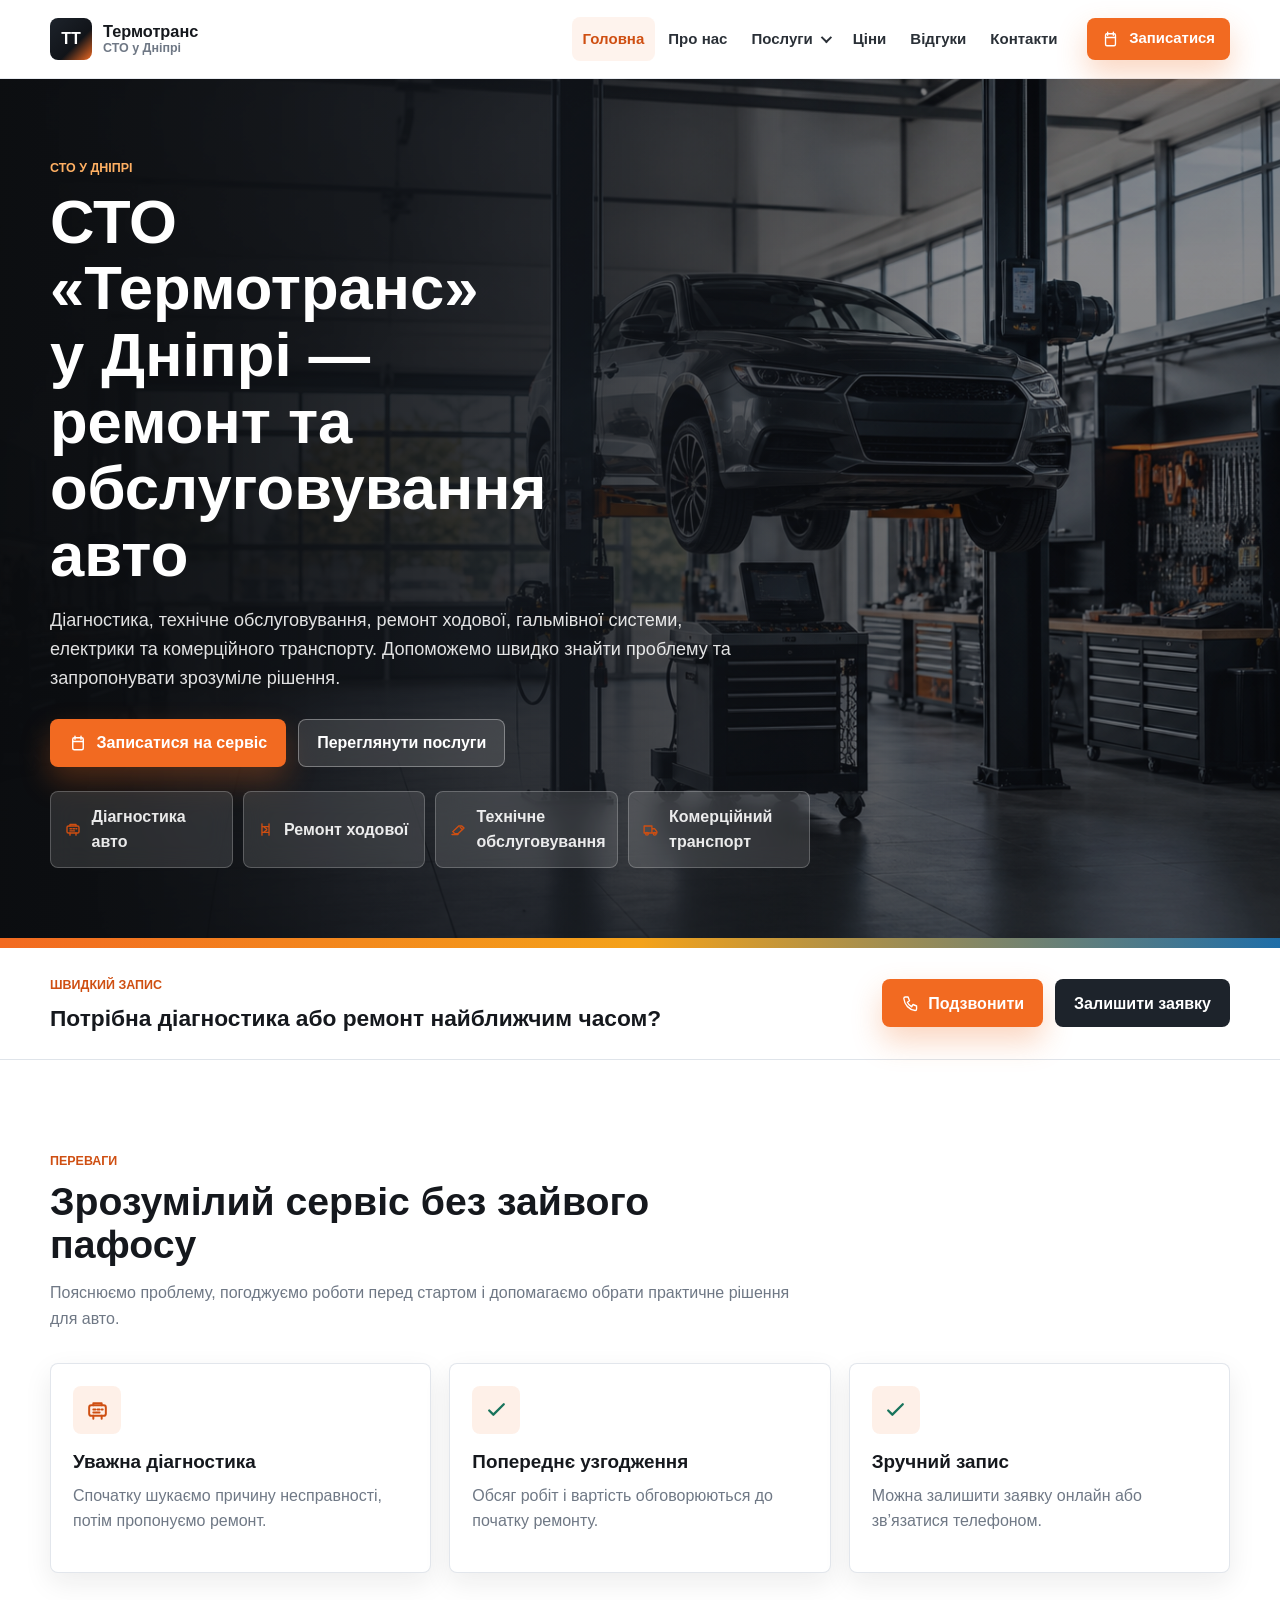
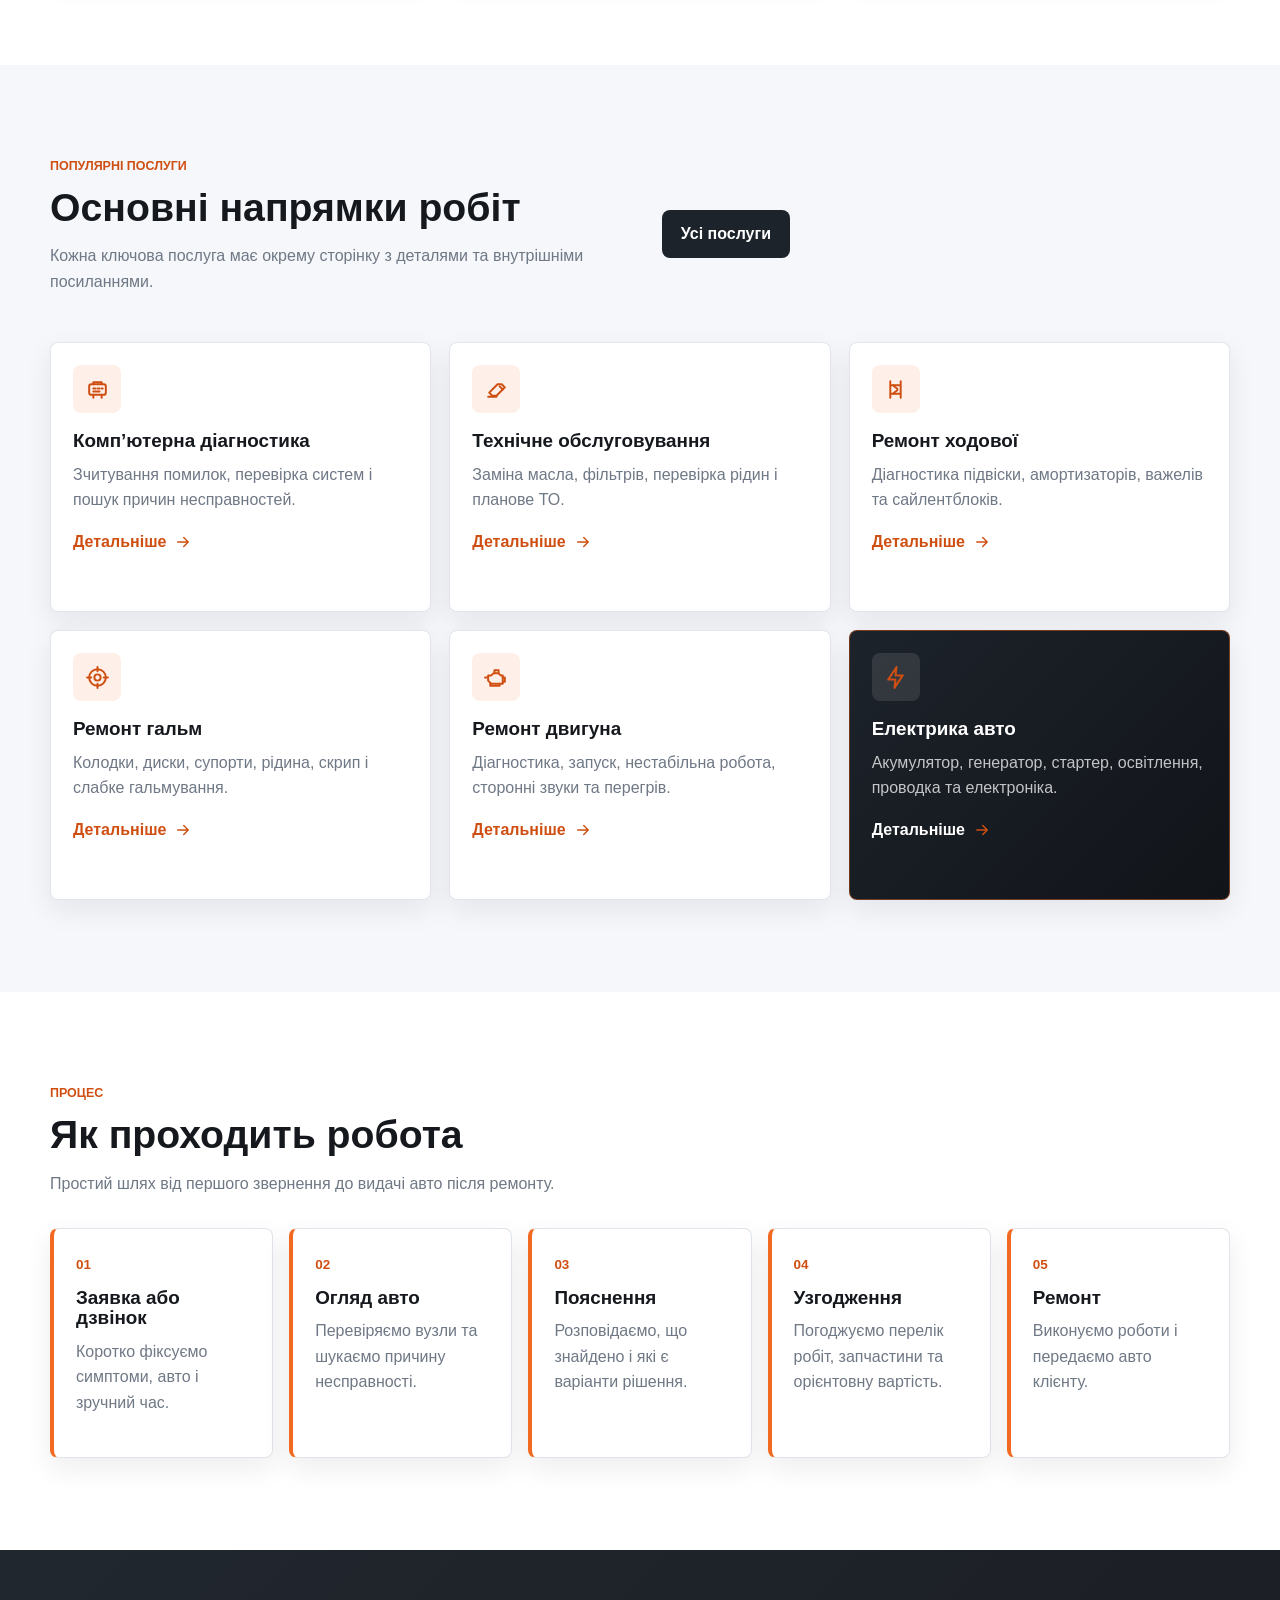
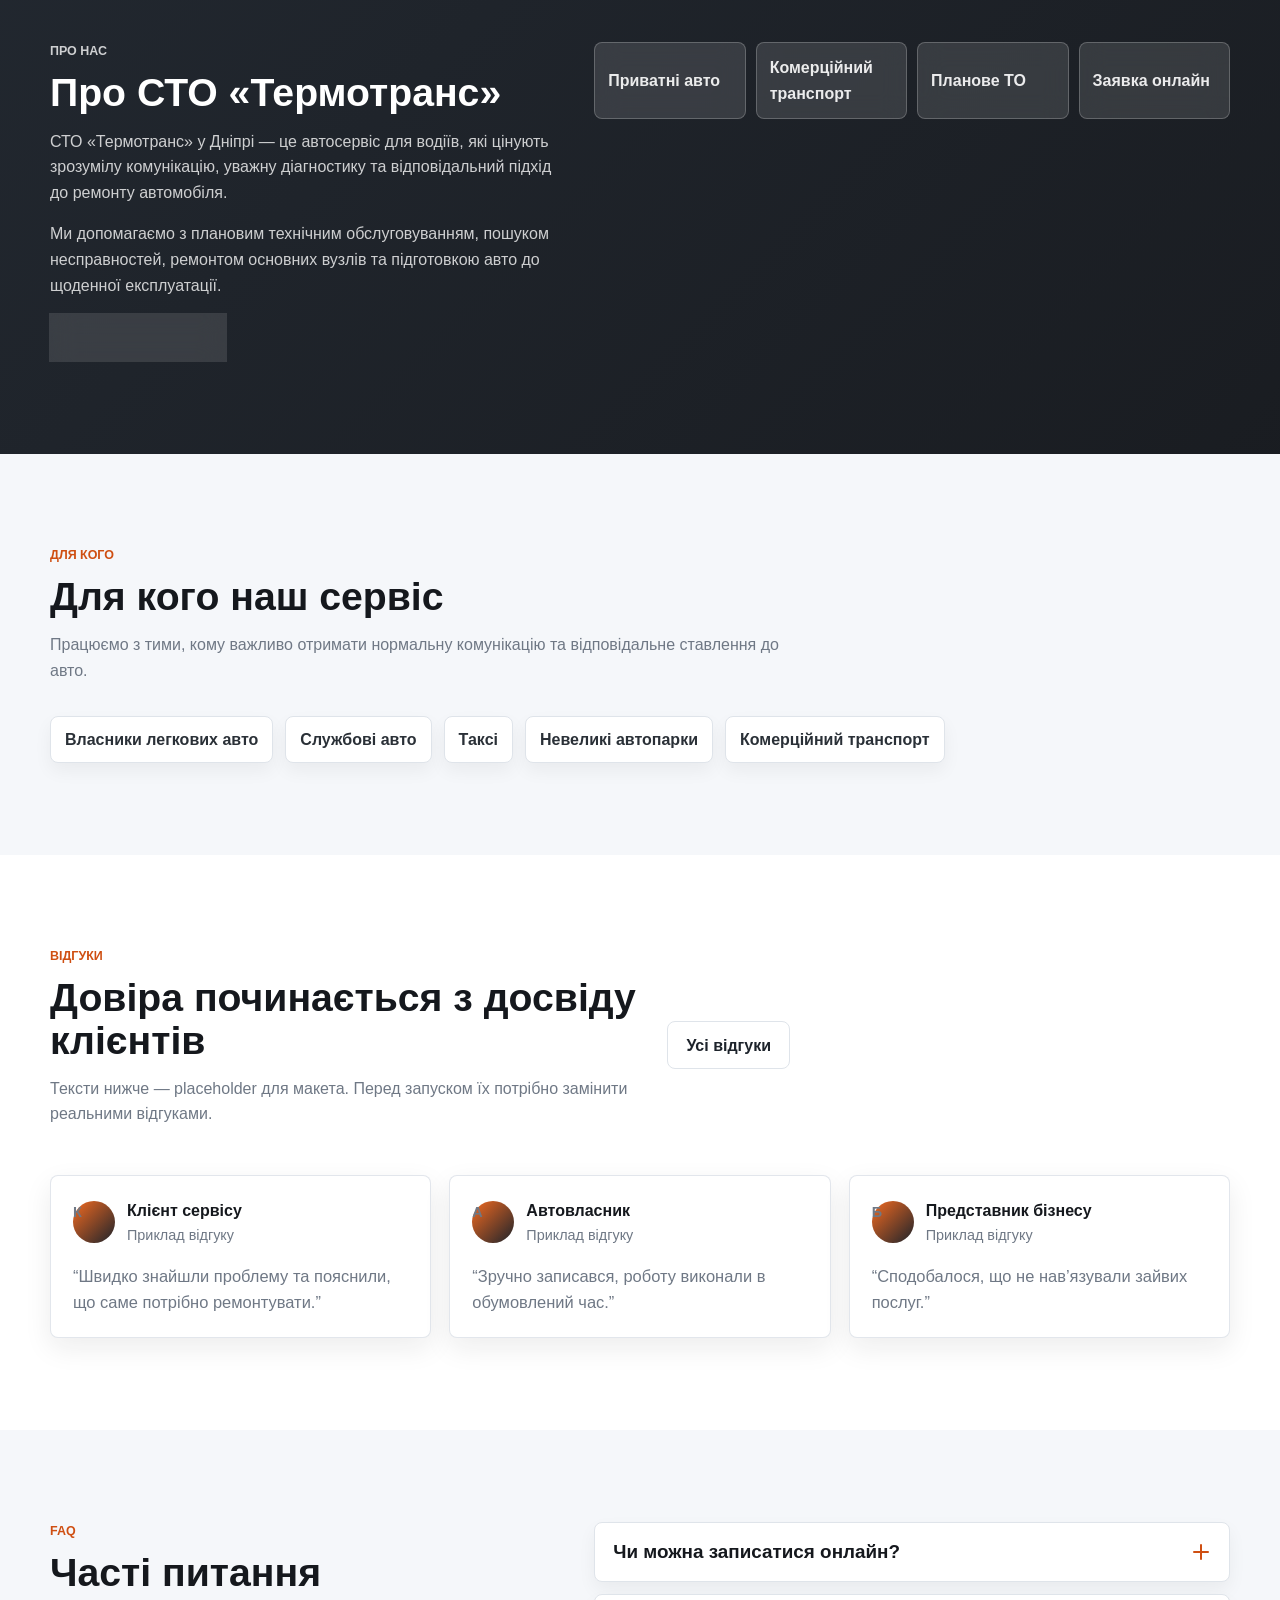
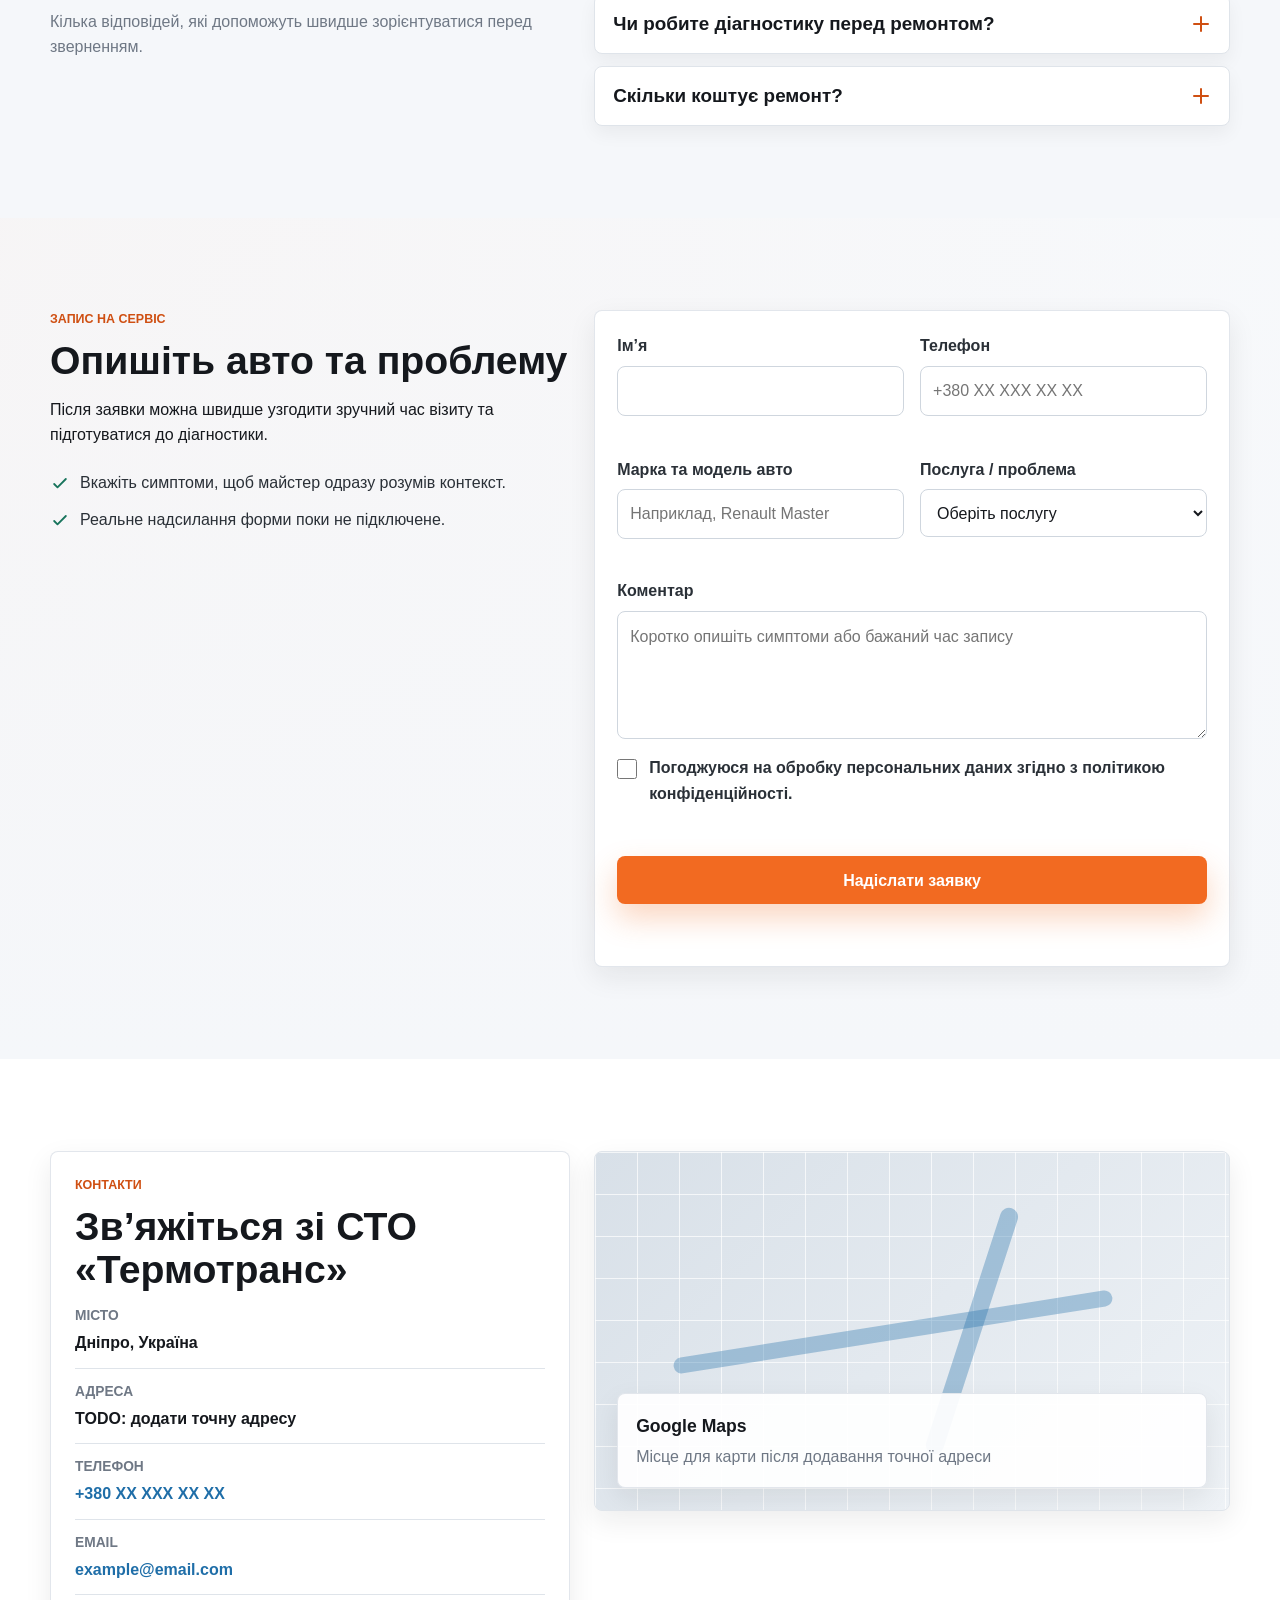
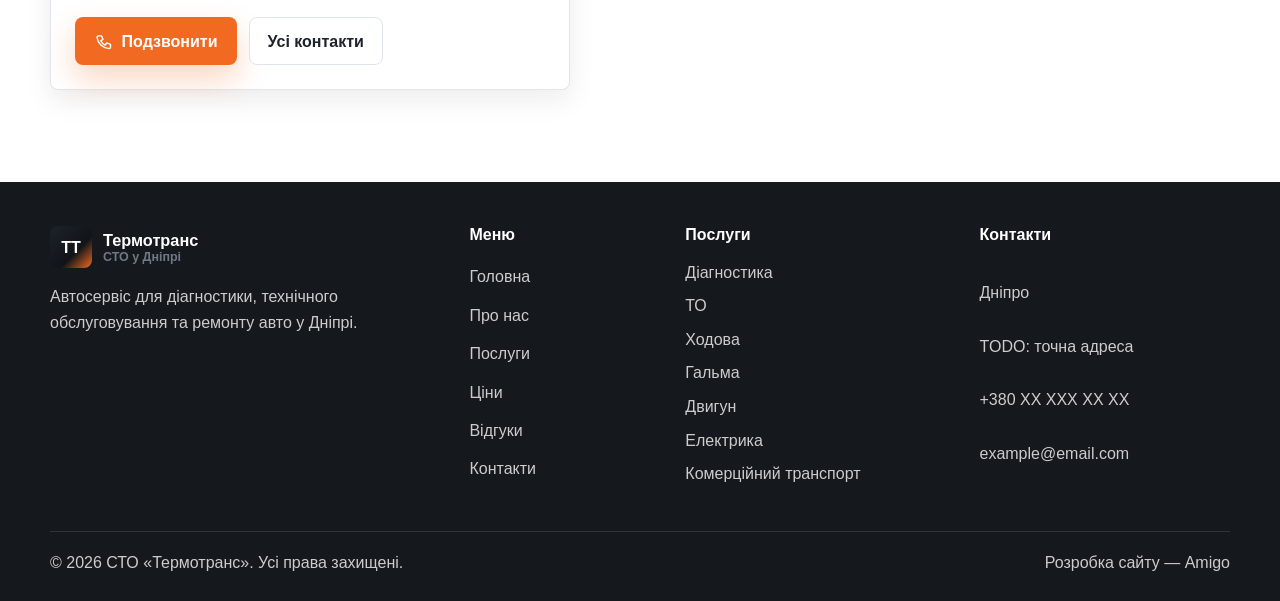
<file: index.html>
﻿<!doctype html>
<html lang="uk">
<head>
  <meta charset="utf-8">
  <meta name="viewport" content="width=device-width, initial-scale=1">
  <title>СТО Термотранс у Дніпрі — ремонт та обслуговування авто</title>
  <meta name="description" content="СТО «Термотранс» у Дніпрі: діагностика, технічне обслуговування, ремонт ходової, гальмівної системи, електрики та комерційного транспорту.">
  <meta name="robots" content="index, follow">
  <!-- TODO: замінити example.com на реальний домен після публікації. -->
  <link rel="canonical" href="https://example.com/">
  <link rel="preload" href="assets/images/hero-workshop.png" as="image">
  <link rel="stylesheet" href="css/styles.css">
  <meta property="og:type" content="website">
  <meta property="og:locale" content="uk_UA">
  <meta property="og:title" content="СТО Термотранс у Дніпрі — ремонт та обслуговування авто">
  <meta property="og:description" content="Діагностика, технічне обслуговування та ремонт авто у Дніпрі. Зручний запис онлайн або телефоном.">
  <meta property="og:url" content="https://example.com/">
  <meta property="og:image" content="https://example.com/assets/images/hero-workshop.png">
  <script type="application/ld+json">
  {
    "@context": "https://schema.org",
    "@type": "AutoRepair",
    "name": "СТО Термотранс",
    "description": "Автосервіс у Дніпрі: діагностика, технічне обслуговування та ремонт автомобілів.",
    "areaServed": "Дніпро",
    "address": {
      "@type": "PostalAddress",
      "addressLocality": "Дніпро",
      "addressCountry": "UA",
      "streetAddress": "TODO: додати точну адресу"
    },
    "telephone": "+380 XX XXX XX XX",
    "email": "example@email.com",
    "openingHours": "Mo-Sa 09:00-18:00",
    "url": "https://example.com/",
    "priceRange": "$$"
  }
  </script>
</head>
<body>
  <a class="skip-link" href="#main">Перейти до основного контенту</a>
  <header class="site-header" data-header>
    <div class="container header-inner">
      <a class="brand" href="index.html" aria-label="Термотранс, головна сторінка">
        <span class="brand-mark">ТТ</span>
        <span class="brand-text"><strong>Термотранс</strong><span>СТО у Дніпрі</span></span>
      </a>
      <button class="menu-toggle" type="button" aria-label="Відкрити меню" aria-expanded="false" aria-controls="site-nav" data-menu-toggle><span></span><span></span><span></span></button>
      <nav class="site-nav" id="site-nav" aria-label="Основна навігація" data-nav>
        <ul class="nav-list">
          <li><a href="index.html">Головна</a></li>
          <li><a href="about.html">Про нас</a></li>
          <li class="nav-dropdown">
            <button class="nav-dropdown-toggle" type="button" aria-expanded="false" aria-controls="services-dropdown" data-dropdown-toggle>Послуги <span class="nav-caret" aria-hidden="true"></span></button>
            <div class="nav-dropdown-panel" id="services-dropdown">
              <a href="services.html">Усі послуги</a>
              <a href="service-diagnostics.html">Діагностика</a>
              <a href="service-maintenance.html">ТО</a>
              <a href="service-suspension.html">Ходова</a>
              <a href="service-brakes.html">Гальма</a>
              <a href="service-engine.html">Двигун</a>
              <a href="service-electric.html">Електрика</a>
              <a href="service-commercial.html">Комерційний транспорт</a>
            </div>
          </li>
          <li><a href="prices.html">Ціни</a></li>
          <li><a href="reviews.html">Відгуки</a></li>
          <li><a href="contacts.html">Контакти</a></li>
        </ul>
        <a class="btn btn--small btn--accent nav-cta" href="contacts.html#contact-form"><img class="icon" src="assets/icons/calendar.svg" alt="">Записатися</a>
      </nav>
    </div>
  </header>

  <main id="main">
    <section class="hero" aria-labelledby="hero-title">
      <div class="container hero-inner">
        <div class="hero-copy reveal">
          <p class="eyebrow">СТО у Дніпрі</p>
          <h1 id="hero-title">СТО «Термотранс» у Дніпрі — ремонт та обслуговування авто</h1>
          <p class="hero-lead">Діагностика, технічне обслуговування, ремонт ходової, гальмівної системи, електрики та комерційного транспорту. Допоможемо швидко знайти проблему та запропонувати зрозуміле рішення.</p>
          <div class="hero-actions">
            <a class="btn btn--accent" href="#booking"><img class="icon" src="assets/icons/calendar.svg" alt="">Записатися на сервіс</a>
            <a class="btn btn--light" href="services.html">Переглянути послуги</a>
          </div>
          <ul class="trust-strip" aria-label="Основні напрями">
            <li><img class="icon" src="assets/icons/diagnostic.svg" alt="">Діагностика авто</li>
            <li><img class="icon" src="assets/icons/suspension.svg" alt="">Ремонт ходової</li>
            <li><img class="icon" src="assets/icons/oil.svg" alt="">Технічне обслуговування</li>
            <li><img class="icon" src="assets/icons/truck.svg" alt="">Комерційний транспорт</li>
          </ul>
        </div>
      </div>
    </section>

    <section class="quick-line">
      <div class="container quick-line-inner reveal">
        <div>
          <p class="eyebrow">Швидкий запис</p>
          <h2>Потрібна діагностика або ремонт найближчим часом?</h2>
        </div>
        <div class="quick-actions">
          <!-- TODO: замінити телефон на реальний номер СТО. -->
          <a class="btn btn--accent" href="tel:+380XXXXXXXXX"><img class="icon" src="assets/icons/phone.svg" alt="">Подзвонити</a>
          <a class="btn btn--dark" href="#booking">Залишити заявку</a>
        </div>
      </div>
    </section>

    <section class="section" aria-labelledby="advantages-title">
      <div class="container">
        <div class="section-header reveal">
          <p class="eyebrow">Переваги</p>
          <h2 id="advantages-title">Зрозумілий сервіс без зайвого пафосу</h2>
          <p>Пояснюємо проблему, погоджуємо роботи перед стартом і допомагаємо обрати практичне рішення для авто.</p>
        </div>
        <div class="feature-grid">
          <article class="feature-card reveal"><span class="card-icon"><img src="assets/icons/diagnostic.svg" alt=""></span><h3>Уважна діагностика</h3><p>Спочатку шукаємо причину несправності, потім пропонуємо ремонт.</p></article>
          <article class="feature-card reveal"><span class="card-icon"><img src="assets/icons/check.svg" alt=""></span><h3>Попереднє узгодження</h3><p>Обсяг робіт і вартість обговорюються до початку ремонту.</p></article>
          <article class="feature-card reveal"><span class="card-icon"><img src="assets/icons/check.svg" alt=""></span><h3>Зручний запис</h3><p>Можна залишити заявку онлайн або зв’язатися телефоном.</p></article>
        </div>
      </div>
    </section>

    <section class="section section-muted" aria-labelledby="services-title">
      <div class="container">
        <div class="section-header--row section-header reveal">
          <div>
            <p class="eyebrow">Популярні послуги</p>
            <h2 id="services-title">Основні напрямки робіт</h2>
            <p>Кожна ключова послуга має окрему сторінку з деталями та внутрішніми посиланнями.</p>
          </div>
          <a class="btn btn--dark" href="services.html">Усі послуги</a>
        </div>
        <div class="services-grid">
          <article class="service-card reveal"><span class="card-icon"><img src="assets/icons/diagnostic.svg" alt=""></span><h3>Комп’ютерна діагностика</h3><p>Зчитування помилок, перевірка систем і пошук причин несправностей.</p><a href="service-diagnostics.html">Детальніше <img src="assets/icons/arrow.svg" alt=""></a></article>
          <article class="service-card reveal"><span class="card-icon"><img src="assets/icons/oil.svg" alt=""></span><h3>Технічне обслуговування</h3><p>Заміна масла, фільтрів, перевірка рідин і планове ТО.</p><a href="service-maintenance.html">Детальніше <img src="assets/icons/arrow.svg" alt=""></a></article>
          <article class="service-card reveal"><span class="card-icon"><img src="assets/icons/suspension.svg" alt=""></span><h3>Ремонт ходової</h3><p>Діагностика підвіски, амортизаторів, важелів та сайлентблоків.</p><a href="service-suspension.html">Детальніше <img src="assets/icons/arrow.svg" alt=""></a></article>
          <article class="service-card reveal"><span class="card-icon"><img src="assets/icons/brake.svg" alt=""></span><h3>Ремонт гальм</h3><p>Колодки, диски, супорти, рідина, скрип і слабке гальмування.</p><a href="service-brakes.html">Детальніше <img src="assets/icons/arrow.svg" alt=""></a></article>
          <article class="service-card reveal"><span class="card-icon"><img src="assets/icons/engine.svg" alt=""></span><h3>Ремонт двигуна</h3><p>Діагностика, запуск, нестабільна робота, сторонні звуки та перегрів.</p><a href="service-engine.html">Детальніше <img src="assets/icons/arrow.svg" alt=""></a></article>
          <article class="service-card service-card--accent reveal"><span class="card-icon"><img src="assets/icons/electric.svg" alt=""></span><h3>Електрика авто</h3><p>Акумулятор, генератор, стартер, освітлення, проводка та електроніка.</p><a href="service-electric.html">Детальніше <img src="assets/icons/arrow.svg" alt=""></a></article>
        </div>
      </div>
    </section>

    <section class="section" aria-labelledby="process-title">
      <div class="container">
        <div class="section-header reveal">
          <p class="eyebrow">Процес</p>
          <h2 id="process-title">Як проходить робота</h2>
          <p>Простий шлях від першого звернення до видачі авто після ремонту.</p>
        </div>
        <ol class="process-list">
          <li class="process-item reveal"><span>01</span><h3>Заявка або дзвінок</h3><p>Коротко фіксуємо симптоми, авто і зручний час.</p></li>
          <li class="process-item reveal"><span>02</span><h3>Огляд авто</h3><p>Перевіряємо вузли та шукаємо причину несправності.</p></li>
          <li class="process-item reveal"><span>03</span><h3>Пояснення</h3><p>Розповідаємо, що знайдено і які є варіанти рішення.</p></li>
          <li class="process-item reveal"><span>04</span><h3>Узгодження</h3><p>Погоджуємо перелік робіт, запчастини та орієнтовну вартість.</p></li>
          <li class="process-item reveal"><span>05</span><h3>Ремонт</h3><p>Виконуємо роботи і передаємо авто клієнту.</p></li>
        </ol>
      </div>
    </section>

    <section class="section section-dark" aria-labelledby="about-title">
      <div class="container split-grid">
        <div class="reveal">
          <p class="eyebrow">Про нас</p>
          <h2 id="about-title">Про СТО «Термотранс»</h2>
          <p>СТО «Термотранс» у Дніпрі — це автосервіс для водіїв, які цінують зрозумілу комунікацію, уважну діагностику та відповідальний підхід до ремонту автомобіля.</p>
          <p>Ми допомагаємо з плановим технічним обслуговуванням, пошуком несправностей, ремонтом основних вузлів та підготовкою авто до щоденної експлуатації.</p>
          <a class="btn btn--light" href="about.html">Дізнатися більше</a>
        </div>
        <ul class="stat-strip reveal" aria-label="Коротко про сервіс">
          <li>Приватні авто</li>
          <li>Комерційний транспорт</li>
          <li>Планове ТО</li>
          <li>Заявка онлайн</li>
        </ul>
      </div>
    </section>

    <section class="section section-muted" aria-labelledby="audience-title">
      <div class="container">
        <div class="section-header reveal">
          <p class="eyebrow">Для кого</p>
          <h2 id="audience-title">Для кого наш сервіс</h2>
          <p>Працюємо з тими, кому важливо отримати нормальну комунікацію та відповідальне ставлення до авто.</p>
        </div>
        <ul class="audience-list reveal">
          <li>Власники легкових авто</li>
          <li>Службові авто</li>
          <li>Таксі</li>
          <li>Невеликі автопарки</li>
          <li>Комерційний транспорт</li>
        </ul>
      </div>
    </section>

    <section class="section" aria-labelledby="reviews-title">
      <div class="container">
        <div class="section-header--row section-header reveal">
          <div>
            <p class="eyebrow">Відгуки</p>
            <h2 id="reviews-title">Довіра починається з досвіду клієнтів</h2>
            <p>Тексти нижче — placeholder для макета. Перед запуском їх потрібно замінити реальними відгуками.</p>
          </div>
          <a class="btn btn--ghost" href="reviews.html">Усі відгуки</a>
        </div>
        <!-- TODO: замінити на реальні відгуки клієнтів. -->
        <div class="reviews-grid">
          <article class="review-card reveal"><div class="review-meta"><span class="avatar">К</span><div><strong>Клієнт сервісу</strong><span>Приклад відгуку</span></div></div><p>“Швидко знайшли проблему та пояснили, що саме потрібно ремонтувати.”</p></article>
          <article class="review-card reveal"><div class="review-meta"><span class="avatar">А</span><div><strong>Автовласник</strong><span>Приклад відгуку</span></div></div><p>“Зручно записався, роботу виконали в обумовлений час.”</p></article>
          <article class="review-card reveal"><div class="review-meta"><span class="avatar">Б</span><div><strong>Представник бізнесу</strong><span>Приклад відгуку</span></div></div><p>“Сподобалося, що не нав’язували зайвих послуг.”</p></article>
        </div>
      </div>
    </section>

    <section class="section section-muted" aria-labelledby="faq-title">
      <div class="container faq-grid">
        <div class="section-header faq-intro reveal">
          <p class="eyebrow">FAQ</p>
          <h2 id="faq-title">Часті питання</h2>
          <p>Кілька відповідей, які допоможуть швидше зорієнтуватися перед зверненням.</p>
        </div>
        <div class="faq-list reveal">
          <article class="faq-item"><h3><button class="faq-question" type="button" aria-expanded="false" aria-controls="faq-1">Чи можна записатися онлайн?<span></span></button></h3><div class="faq-answer" id="faq-1" hidden><p>Так, можна залишити заявку через форму або зв’язатися телефоном.</p></div></article>
          <article class="faq-item"><h3><button class="faq-question" type="button" aria-expanded="false" aria-controls="faq-2">Чи робите діагностику перед ремонтом?<span></span></button></h3><div class="faq-answer" id="faq-2" hidden><p>Так, спочатку проводимо огляд, а потім пояснюємо клієнту причину несправності.</p></div></article>
          <article class="faq-item"><h3><button class="faq-question" type="button" aria-expanded="false" aria-controls="faq-3">Скільки коштує ремонт?<span></span></button></h3><div class="faq-answer" id="faq-3" hidden><p>Вартість залежить від моделі авто, стану вузлів та обсягу робіт. Точну суму можна визначити після огляду або діагностики.</p></div></article>
        </div>
      </div>
    </section>

    <section class="section booking-section" id="booking" aria-labelledby="booking-title">
      <div class="container booking-grid">
        <div class="booking-copy reveal">
          <p class="eyebrow">Запис на сервіс</p>
          <h2 id="booking-title">Опишіть авто та проблему</h2>
          <p>Після заявки можна швидше узгодити зручний час візиту та підготуватися до діагностики.</p>
          <ul class="booking-points">
            <li><img src="assets/icons/check.svg" alt="">Вкажіть симптоми, щоб майстер одразу розумів контекст.</li>
            <li><img src="assets/icons/check.svg" alt="">Реальне надсилання форми поки не підключене.</li>
          </ul>
        </div>
        <form class="booking-form reveal" data-booking-form novalidate>
          <div class="form-grid">
            <div class="form-row"><label for="home-name">Ім’я</label><input id="home-name" name="name" type="text" autocomplete="name" required><span class="field-error" data-error-for="home-name"></span></div>
            <div class="form-row"><label for="home-phone">Телефон</label><input id="home-phone" name="phone" type="tel" inputmode="tel" autocomplete="tel" placeholder="+380 XX XXX XX XX" required><span class="field-error" data-error-for="home-phone"></span></div>
            <div class="form-row"><label for="home-car">Марка та модель авто</label><input id="home-car" name="car" type="text" placeholder="Наприклад, Renault Master"></div>
            <div class="form-row"><label for="home-service">Послуга / проблема</label><select id="home-service" name="service" required><option value="">Оберіть послугу</option><option>Комп’ютерна діагностика</option><option>Технічне обслуговування</option><option>Ремонт ходової частини</option><option>Ремонт гальмівної системи</option><option>Ремонт двигуна</option><option>Електрика авто</option><option>Обслуговування комерційного транспорту</option><option>Інша проблема</option></select><span class="field-error" data-error-for="home-service"></span></div>
            <div class="form-row form-row--full"><label for="home-comment">Коментар</label><textarea id="home-comment" name="comment" rows="4" placeholder="Коротко опишіть симптоми або бажаний час запису"></textarea></div>
            <div class="form-check"><input id="home-consent" name="consent" type="checkbox" required><label for="home-consent">Погоджуюся на обробку персональних даних згідно з <a href="privacy.html">політикою конфіденційності</a>.</label></div>
            <span class="field-error" data-error-for="home-consent"></span>
            <button class="btn btn--accent btn--full" type="submit">Надіслати заявку</button>
            <p class="form-status" role="status" aria-live="polite" data-form-status></p>
          </div>
          <!-- TODO: підключити Netlify Forms, Formspree, EmailJS або власний backend для реального надсилання. -->
        </form>
      </div>
    </section>

    <section class="section" aria-labelledby="contacts-title">
      <div class="container contact-grid">
        <div class="contact-card reveal">
          <p class="eyebrow">Контакти</p>
          <h2 id="contacts-title">Зв’яжіться зі СТО «Термотранс»</h2>
          <dl class="contact-list">
            <div><dt>Місто</dt><dd>Дніпро, Україна</dd></div>
            <div><dt>Адреса</dt><dd>TODO: додати точну адресу</dd></div>
            <div><dt>Телефон</dt><dd><a href="tel:+380XXXXXXXXX">+380 XX XXX XX XX</a></dd></div>
            <div><dt>Email</dt><dd><a href="mailto:example@email.com">example@email.com</a></dd></div>
          </dl>
          <div class="contact-actions"><a class="btn btn--accent" href="tel:+380XXXXXXXXX"><img class="icon" src="assets/icons/phone.svg" alt="">Подзвонити</a><a class="btn btn--ghost" href="contacts.html">Усі контакти</a></div>
        </div>
        <div class="map-placeholder reveal" role="img" aria-label="Місце для Google Maps">
          <!-- TODO: замінити placeholder на Google Maps iframe після уточнення точної адреси. -->
          <div class="map-grid" aria-hidden="true"></div><div class="map-copy"><strong>Google Maps</strong><span>Місце для карти після додавання точної адреси</span></div>
        </div>
      </div>
    </section>
  </main>

  <footer class="site-footer">
    <div class="container footer-grid">
      <div class="footer-brand"><a class="brand brand--footer" href="index.html"><span class="brand-mark">ТТ</span><span class="brand-text"><strong>Термотранс</strong><span>СТО у Дніпрі</span></span></a><p>Автосервіс для діагностики, технічного обслуговування та ремонту авто у Дніпрі.</p></div>
      <nav class="footer-nav" aria-label="Навігація у футері"><h2>Меню</h2><a href="index.html">Головна</a><a href="about.html">Про нас</a><a href="services.html">Послуги</a><a href="prices.html">Ціни</a><a href="reviews.html">Відгуки</a><a href="contacts.html">Контакти</a></nav>
      <nav class="footer-services" aria-label="Послуги у футері"><h2>Послуги</h2><a href="service-diagnostics.html">Діагностика</a><a href="service-maintenance.html">ТО</a><a href="service-suspension.html">Ходова</a><a href="service-brakes.html">Гальма</a><a href="service-engine.html">Двигун</a><a href="service-electric.html">Електрика</a><a href="service-commercial.html">Комерційний транспорт</a></nav>
      <div class="footer-contact"><h2>Контакти</h2><p>Дніпро</p><p>TODO: точна адреса</p><a href="tel:+380XXXXXXXXX">+380 XX XXX XX XX</a><a href="mailto:example@email.com">example@email.com</a></div>
    </div>
    <div class="container footer-bottom"><p>© 2026 СТО «Термотранс». Усі права захищені.</p><p>Розробка сайту — <a href="https://amigostudio.pl" rel="noopener">Amigo</a></p></div>
  </footer>
  <a class="mobile-sticky-cta" href="contacts.html#contact-form"><img class="icon" src="assets/icons/calendar.svg" alt="">Записатися</a>
  <button class="back-to-top" type="button" aria-label="Наверх" data-back-to-top><img class="icon" src="assets/icons/up.svg" alt=""></button>
  <script src="js/script.js" defer></script>
</body>
</html>
</file>
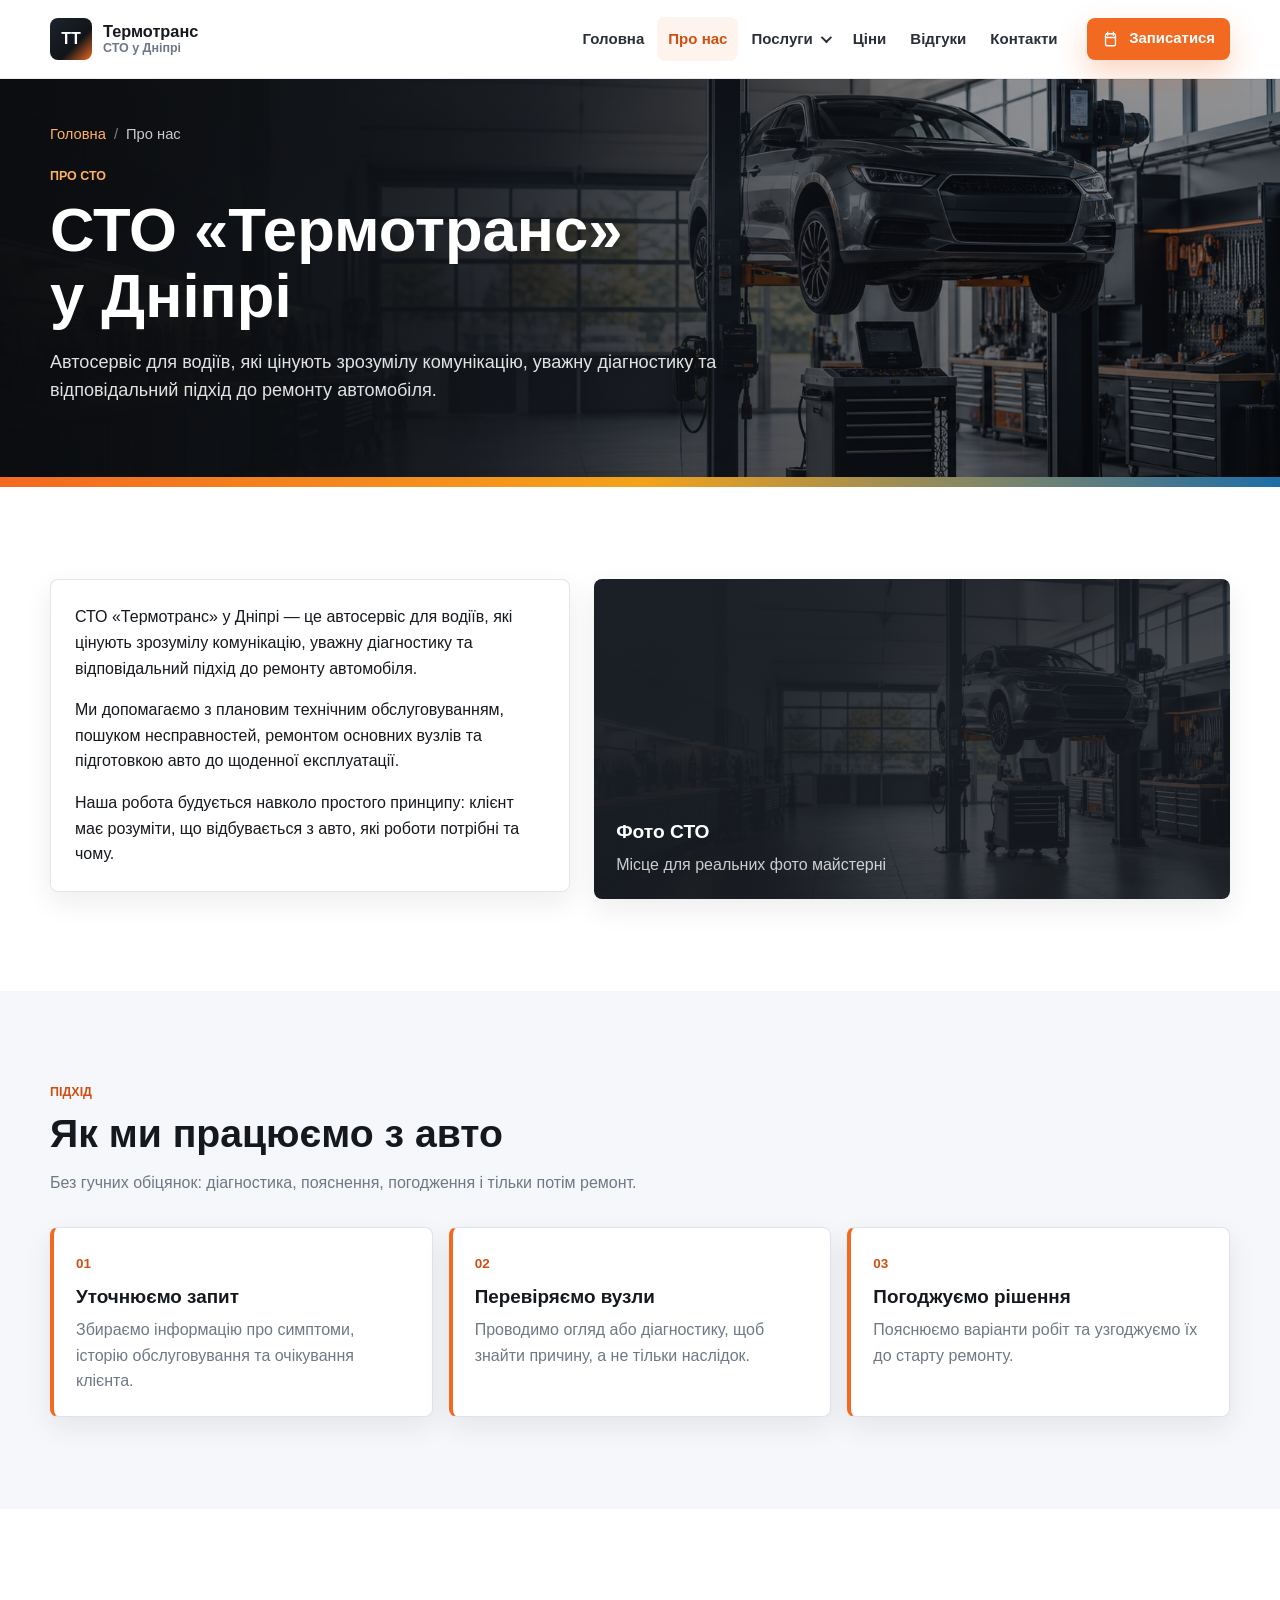
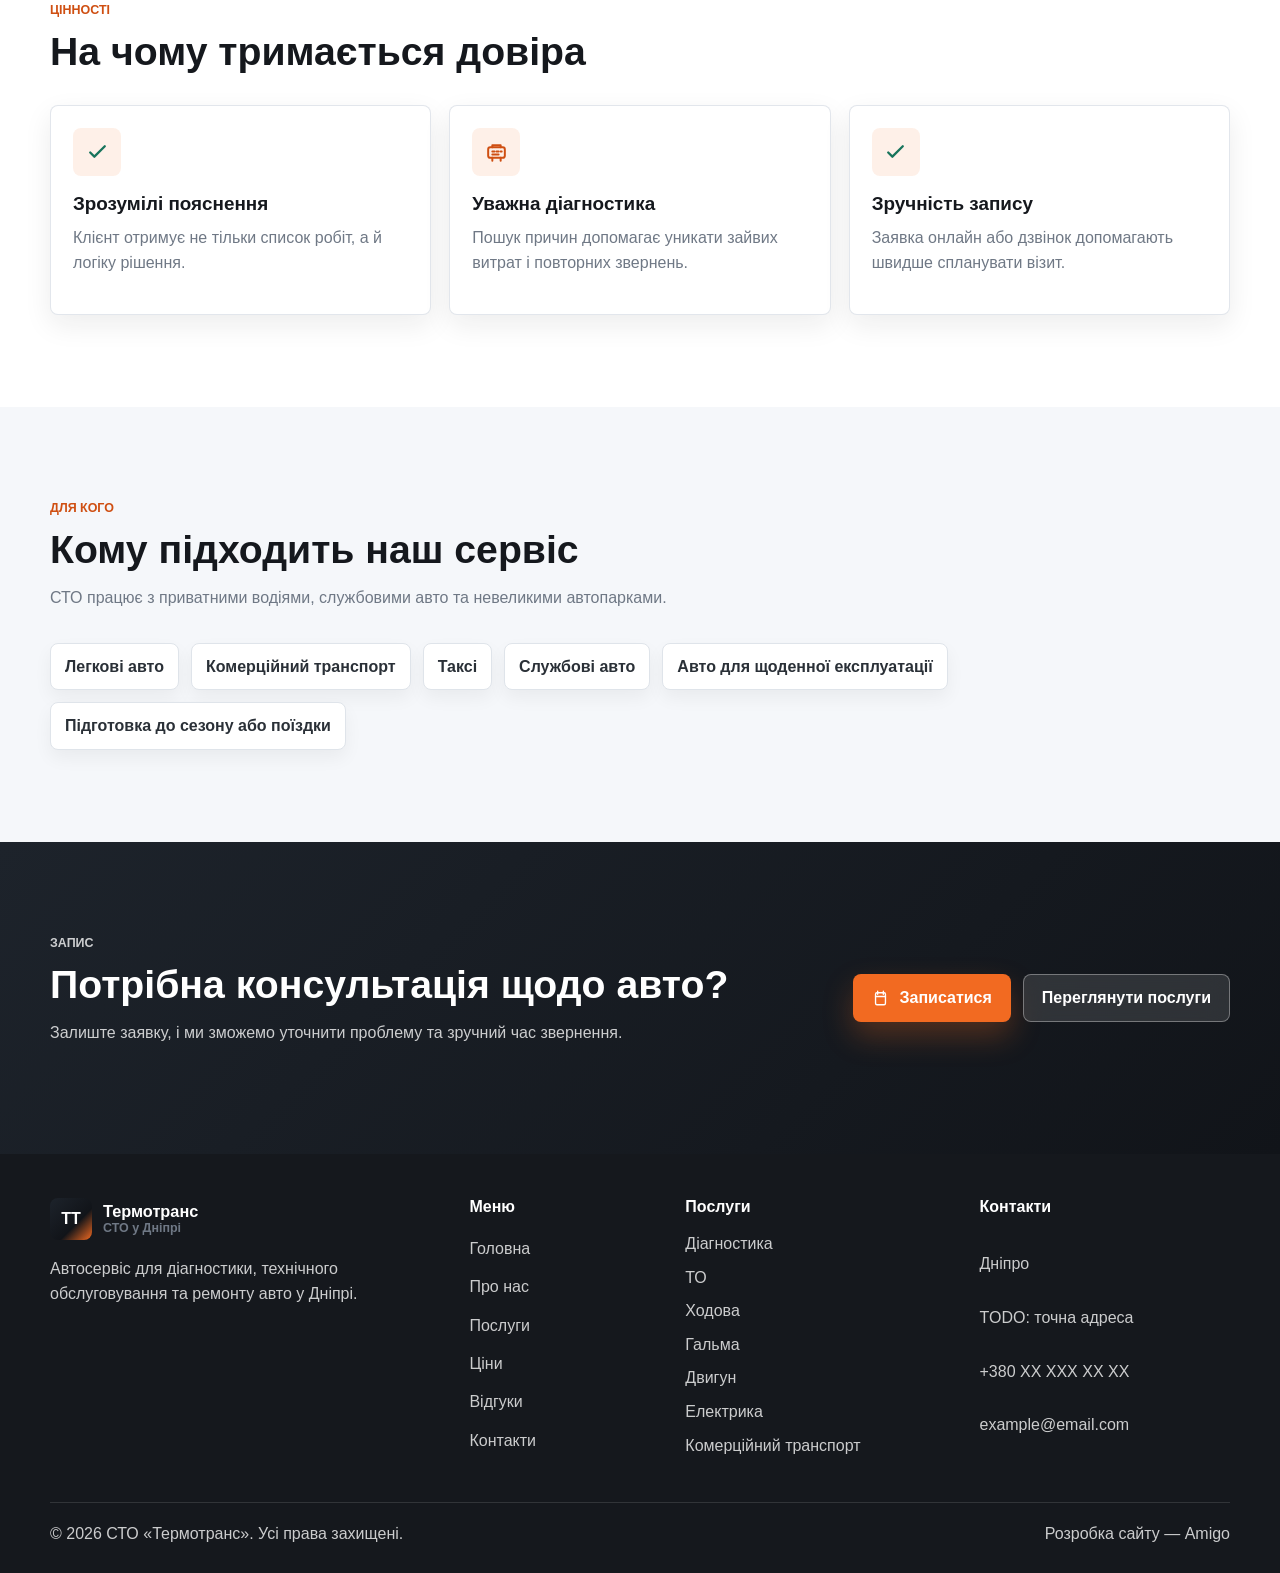
<file: about.html>
﻿<!doctype html>
<html lang="uk">
<head>
  <meta charset="utf-8">
  <meta name="viewport" content="width=device-width, initial-scale=1">
  <title>Про СТО Термотранс у Дніпрі — відповідальний автосервіс</title>
  <meta name="description" content="Про СТО «Термотранс» у Дніпрі: зрозуміла комунікація, уважна діагностика, планове обслуговування та ремонт авто.">
  <meta name="robots" content="index, follow">
  <link rel="canonical" href="https://example.com/about.html">
  <link rel="stylesheet" href="css/styles.css">
  <meta property="og:type" content="website">
  <meta property="og:locale" content="uk_UA">
  <meta property="og:title" content="Про СТО Термотранс у Дніпрі">
  <meta property="og:description" content="Автосервіс для водіїв, які цінують зрозумілу комунікацію та відповідальний підхід до ремонту.">
  <meta property="og:url" content="https://example.com/about.html">
  <meta property="og:image" content="https://example.com/assets/images/hero-workshop.png">
</head>
<body>
  <a class="skip-link" href="#main">Перейти до основного контенту</a>
  <header class="site-header" data-header>
    <div class="container header-inner">
      <a class="brand" href="index.html" aria-label="Термотранс, головна сторінка"><span class="brand-mark">ТТ</span><span class="brand-text"><strong>Термотранс</strong><span>СТО у Дніпрі</span></span></a>
      <button class="menu-toggle" type="button" aria-label="Відкрити меню" aria-expanded="false" aria-controls="site-nav" data-menu-toggle><span></span><span></span><span></span></button>
      <nav class="site-nav" id="site-nav" aria-label="Основна навігація" data-nav>
        <ul class="nav-list">
          <li><a href="index.html">Головна</a></li><li><a href="about.html">Про нас</a></li>
          <li class="nav-dropdown"><button class="nav-dropdown-toggle" type="button" aria-expanded="false" aria-controls="services-dropdown" data-dropdown-toggle>Послуги <span class="nav-caret" aria-hidden="true"></span></button><div class="nav-dropdown-panel" id="services-dropdown"><a href="services.html">Усі послуги</a><a href="service-diagnostics.html">Діагностика</a><a href="service-maintenance.html">ТО</a><a href="service-suspension.html">Ходова</a><a href="service-brakes.html">Гальма</a><a href="service-engine.html">Двигун</a><a href="service-electric.html">Електрика</a><a href="service-commercial.html">Комерційний транспорт</a></div></li>
          <li><a href="prices.html">Ціни</a></li><li><a href="reviews.html">Відгуки</a></li><li><a href="contacts.html">Контакти</a></li>
        </ul>
        <a class="btn btn--small btn--accent nav-cta" href="contacts.html#contact-form"><img class="icon" src="assets/icons/calendar.svg" alt="">Записатися</a>
      </nav>
    </div>
  </header>
  <main id="main">
    <section class="page-hero" aria-labelledby="page-title">
      <div class="container page-hero-inner">
        <div class="page-hero-copy reveal">
          <ol class="breadcrumbs"><li><a href="index.html">Головна</a></li><li>Про нас</li></ol>
          <p class="eyebrow">Про СТО</p>
          <h1 id="page-title">СТО «Термотранс» у Дніпрі</h1>
          <p class="page-hero-lead">Автосервіс для водіїв, які цінують зрозумілу комунікацію, уважну діагностику та відповідальний підхід до ремонту автомобіля.</p>
        </div>
      </div>
    </section>
    <section class="section">
      <div class="container content-grid">
        <div class="text-panel reveal">
          <p>СТО «Термотранс» у Дніпрі — це автосервіс для водіїв, які цінують зрозумілу комунікацію, уважну діагностику та відповідальний підхід до ремонту автомобіля.</p>
          <p>Ми допомагаємо з плановим технічним обслуговуванням, пошуком несправностей, ремонтом основних вузлів та підготовкою авто до щоденної експлуатації.</p>
          <p>Наша робота будується навколо простого принципу: клієнт має розуміти, що відбувається з авто, які роботи потрібні та чому.</p>
        </div>
        <div class="photo-placeholder reveal">
          <!-- TODO: замінити на реальне фото фасаду, боксу або майстрів СТО. -->
          <div><strong>Фото СТО</strong><span>Місце для реальних фото майстерні</span></div>
        </div>
      </div>
    </section>
    <section class="section section-muted" aria-labelledby="approach-title">
      <div class="container">
        <div class="section-header reveal"><p class="eyebrow">Підхід</p><h2 id="approach-title">Як ми працюємо з авто</h2><p>Без гучних обіцянок: діагностика, пояснення, погодження і тільки потім ремонт.</p></div>
        <ol class="steps-list">
          <li class="step-item reveal"><span>01</span><h3>Уточнюємо запит</h3><p>Збираємо інформацію про симптоми, історію обслуговування та очікування клієнта.</p></li>
          <li class="step-item reveal"><span>02</span><h3>Перевіряємо вузли</h3><p>Проводимо огляд або діагностику, щоб знайти причину, а не тільки наслідок.</p></li>
          <li class="step-item reveal"><span>03</span><h3>Погоджуємо рішення</h3><p>Пояснюємо варіанти робіт та узгоджуємо їх до старту ремонту.</p></li>
        </ol>
      </div>
    </section>
    <section class="section" aria-labelledby="values-title">
      <div class="container">
        <div class="section-header reveal"><p class="eyebrow">Цінності</p><h2 id="values-title">На чому тримається довіра</h2></div>
        <div class="values-grid">
          <article class="info-card reveal"><span class="card-icon"><img src="assets/icons/check.svg" alt=""></span><h3>Зрозумілі пояснення</h3><p>Клієнт отримує не тільки список робіт, а й логіку рішення.</p></article>
          <article class="info-card reveal"><span class="card-icon"><img src="assets/icons/diagnostic.svg" alt=""></span><h3>Уважна діагностика</h3><p>Пошук причин допомагає уникати зайвих витрат і повторних звернень.</p></article>
          <article class="info-card reveal"><span class="card-icon"><img src="assets/icons/check.svg" alt=""></span><h3>Зручність запису</h3><p>Заявка онлайн або дзвінок допомагають швидше спланувати візит.</p></article>
        </div>
      </div>
    </section>
    <section class="section section-muted" aria-labelledby="audience-title">
      <div class="container">
        <div class="section-header reveal"><p class="eyebrow">Для кого</p><h2 id="audience-title">Кому підходить наш сервіс</h2><p>СТО працює з приватними водіями, службовими авто та невеликими автопарками.</p></div>
        <ul class="audience-list reveal"><li>Легкові авто</li><li>Комерційний транспорт</li><li>Таксі</li><li>Службові авто</li><li>Авто для щоденної експлуатації</li><li>Підготовка до сезону або поїздки</li></ul>
      </div>
    </section>
    <section class="section cta-band">
      <div class="container cta-inner reveal"><div><p class="eyebrow">Запис</p><h2>Потрібна консультація щодо авто?</h2><p>Залиште заявку, і ми зможемо уточнити проблему та зручний час звернення.</p></div><div class="cta-actions"><a class="btn btn--accent" href="contacts.html#contact-form"><img class="icon" src="assets/icons/calendar.svg" alt="">Записатися</a><a class="btn btn--light" href="services.html">Переглянути послуги</a></div></div>
    </section>
  </main>
  <footer class="site-footer"><div class="container footer-grid"><div class="footer-brand"><a class="brand brand--footer" href="index.html"><span class="brand-mark">ТТ</span><span class="brand-text"><strong>Термотранс</strong><span>СТО у Дніпрі</span></span></a><p>Автосервіс для діагностики, технічного обслуговування та ремонту авто у Дніпрі.</p></div><nav class="footer-nav" aria-label="Навігація у футері"><h2>Меню</h2><a href="index.html">Головна</a><a href="about.html">Про нас</a><a href="services.html">Послуги</a><a href="prices.html">Ціни</a><a href="reviews.html">Відгуки</a><a href="contacts.html">Контакти</a></nav><nav class="footer-services" aria-label="Послуги у футері"><h2>Послуги</h2><a href="service-diagnostics.html">Діагностика</a><a href="service-maintenance.html">ТО</a><a href="service-suspension.html">Ходова</a><a href="service-brakes.html">Гальма</a><a href="service-engine.html">Двигун</a><a href="service-electric.html">Електрика</a><a href="service-commercial.html">Комерційний транспорт</a></nav><div class="footer-contact"><h2>Контакти</h2><p>Дніпро</p><p>TODO: точна адреса</p><a href="tel:+380XXXXXXXXX">+380 XX XXX XX XX</a><a href="mailto:example@email.com">example@email.com</a></div></div><div class="container footer-bottom"><p>© 2026 СТО «Термотранс». Усі права захищені.</p><p>Розробка сайту — <a href="https://amigostudio.pl" rel="noopener">Amigo</a></p></div></footer>
  <a class="mobile-sticky-cta" href="contacts.html#contact-form"><img class="icon" src="assets/icons/calendar.svg" alt="">Записатися</a><button class="back-to-top" type="button" aria-label="Наверх" data-back-to-top><img class="icon" src="assets/icons/up.svg" alt=""></button><script src="js/script.js" defer></script>
</body>
</html>
</file>
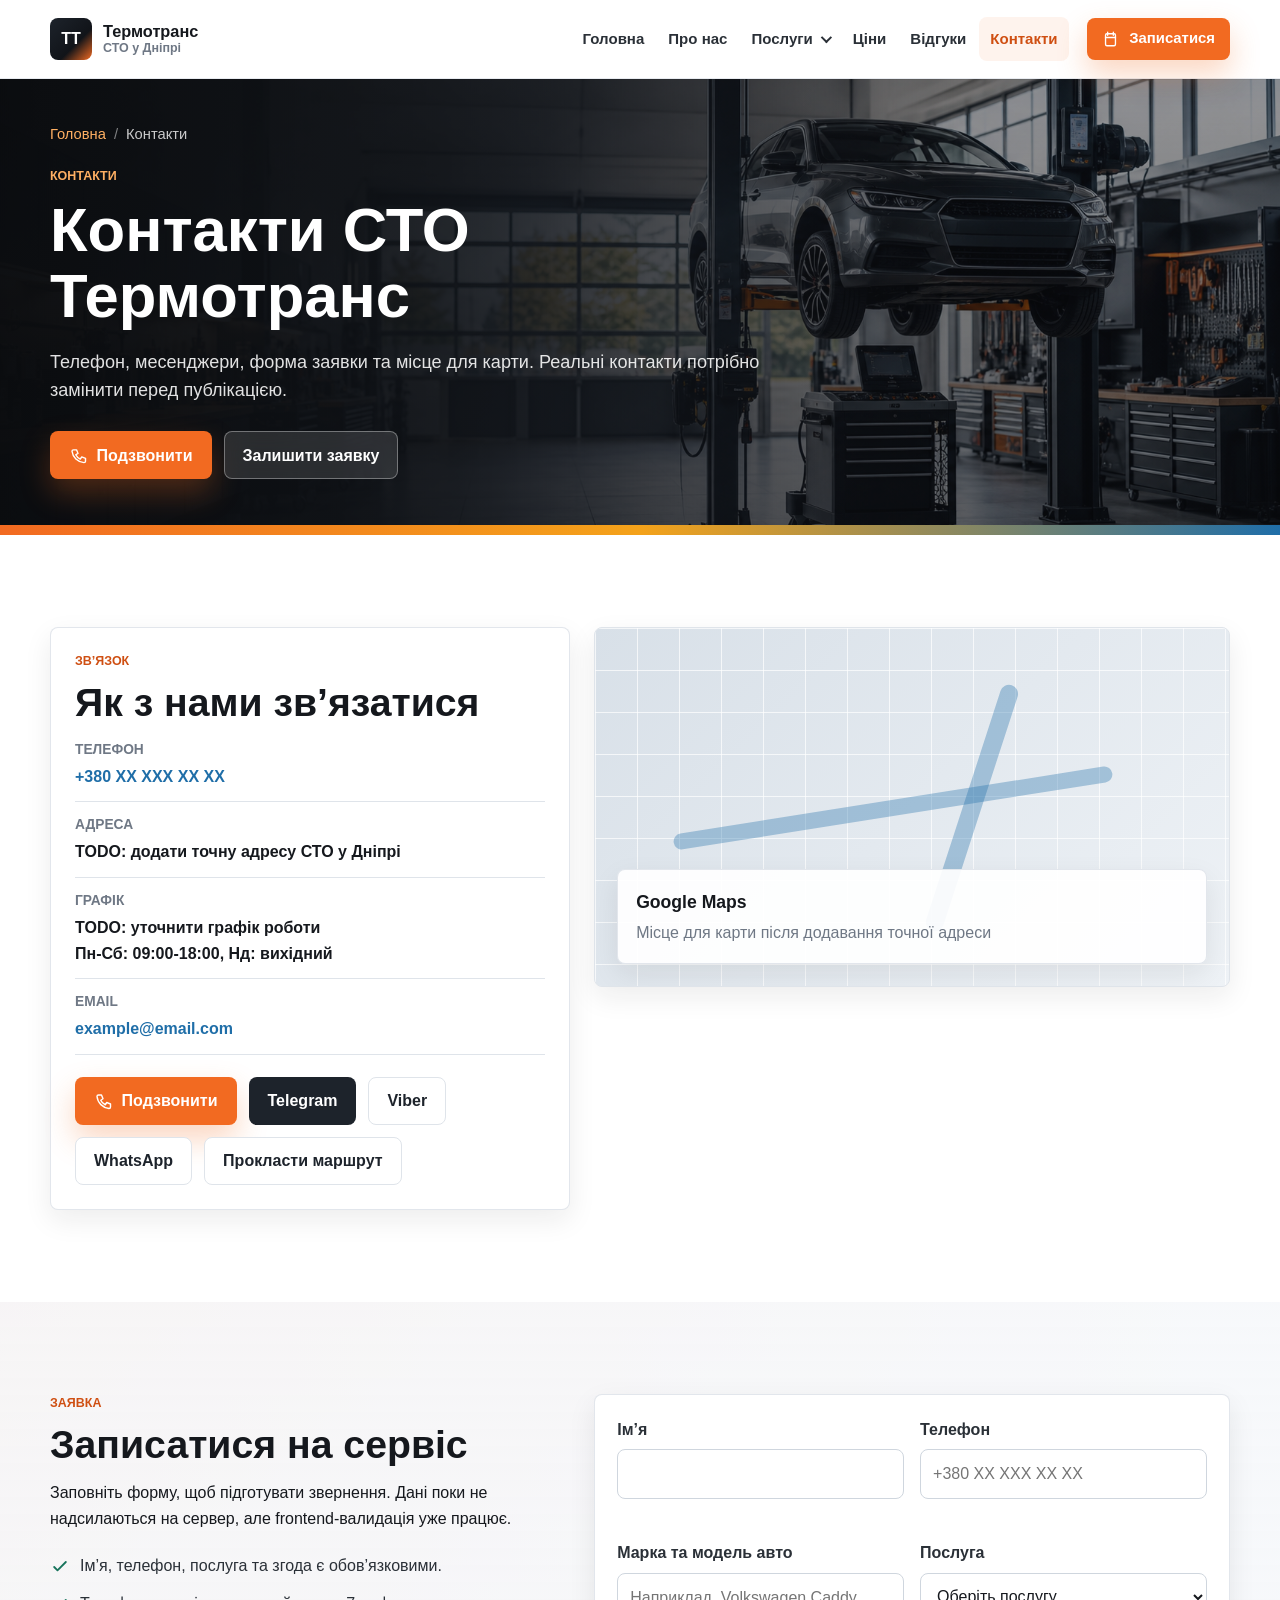
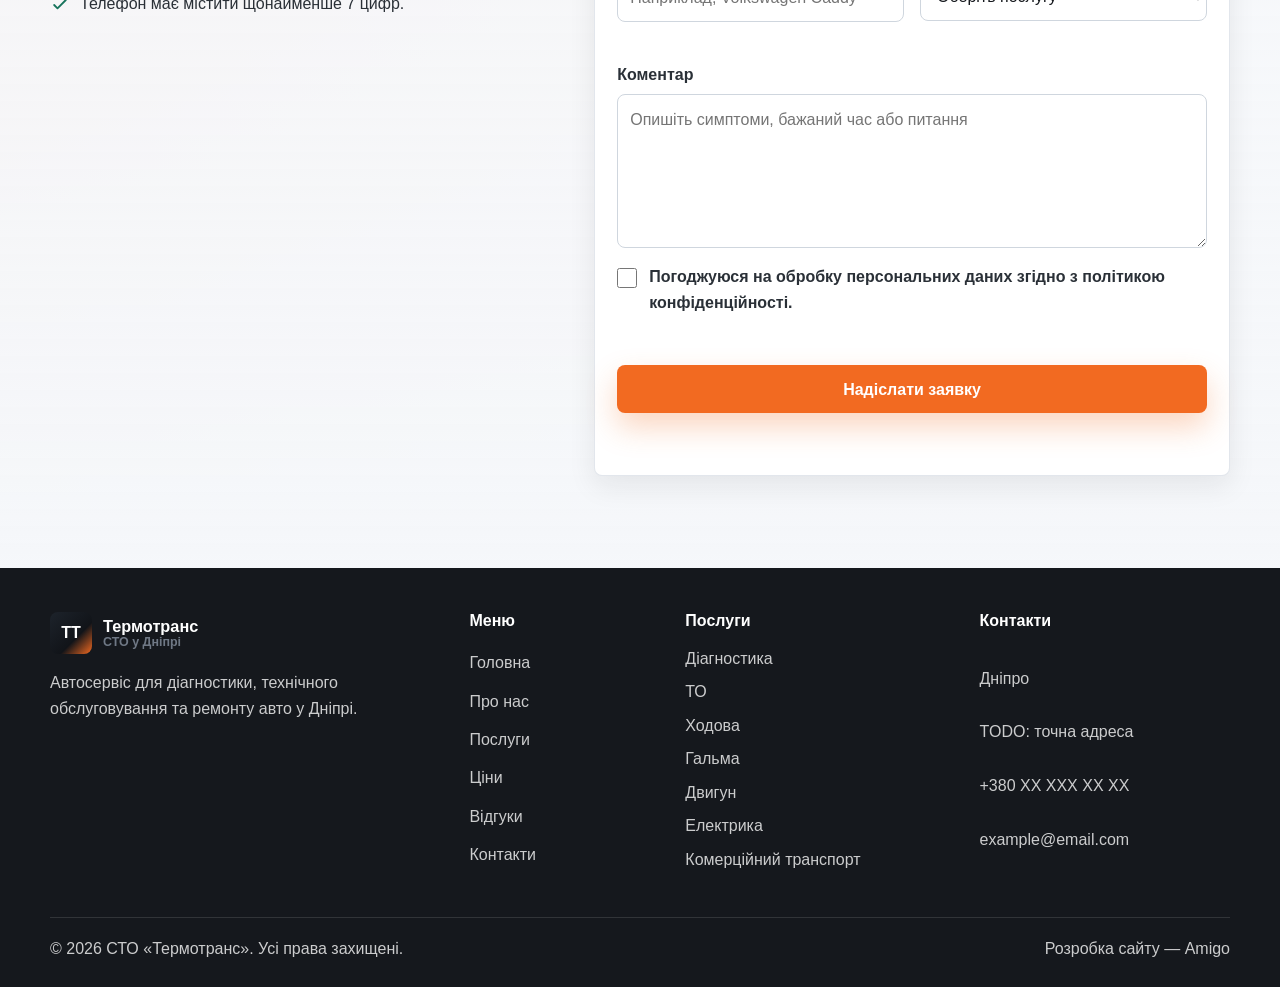
<file: contacts.html>
﻿<!doctype html>
<html lang="uk">
<head>
  <meta charset="utf-8">
  <meta name="viewport" content="width=device-width, initial-scale=1">
  <title>Контакти СТО Термотранс у Дніпрі</title>
  <meta name="description" content="Контакти СТО «Термотранс» у Дніпрі: телефон, email, адреса placeholder, графік роботи placeholder, форма заявки та карта після уточнення адреси.">
  <meta name="robots" content="index, follow">
  <link rel="canonical" href="https://example.com/contacts.html">
  <link rel="stylesheet" href="css/styles.css">
  <meta property="og:type" content="website">
  <meta property="og:locale" content="uk_UA">
  <meta property="og:title" content="Контакти СТО Термотранс у Дніпрі">
  <meta property="og:description" content="Зв’язок зі СТО: телефон, месенджери, заявка на сервіс і місце для карти.">
  <meta property="og:url" content="https://example.com/contacts.html">
  <meta property="og:image" content="https://example.com/assets/images/hero-workshop.png">
</head>
<body>
  <a class="skip-link" href="#main">Перейти до основного контенту</a>
  <header class="site-header" data-header><div class="container header-inner"><a class="brand" href="index.html" aria-label="Термотранс, головна сторінка"><span class="brand-mark">ТТ</span><span class="brand-text"><strong>Термотранс</strong><span>СТО у Дніпрі</span></span></a><button class="menu-toggle" type="button" aria-label="Відкрити меню" aria-expanded="false" aria-controls="site-nav" data-menu-toggle><span></span><span></span><span></span></button><nav class="site-nav" id="site-nav" aria-label="Основна навігація" data-nav><ul class="nav-list"><li><a href="index.html">Головна</a></li><li><a href="about.html">Про нас</a></li><li class="nav-dropdown"><button class="nav-dropdown-toggle" type="button" aria-expanded="false" aria-controls="services-dropdown" data-dropdown-toggle>Послуги <span class="nav-caret" aria-hidden="true"></span></button><div class="nav-dropdown-panel" id="services-dropdown"><a href="services.html">Усі послуги</a><a href="service-diagnostics.html">Діагностика</a><a href="service-maintenance.html">ТО</a><a href="service-suspension.html">Ходова</a><a href="service-brakes.html">Гальма</a><a href="service-engine.html">Двигун</a><a href="service-electric.html">Електрика</a><a href="service-commercial.html">Комерційний транспорт</a></div></li><li><a href="prices.html">Ціни</a></li><li><a href="reviews.html">Відгуки</a></li><li><a href="contacts.html">Контакти</a></li></ul><a class="btn btn--small btn--accent nav-cta" href="#contact-form"><img class="icon" src="assets/icons/calendar.svg" alt="">Записатися</a></nav></div></header>
  <main id="main">
    <section class="page-hero" aria-labelledby="page-title"><div class="container page-hero-inner"><div class="page-hero-copy reveal"><ol class="breadcrumbs"><li><a href="index.html">Головна</a></li><li>Контакти</li></ol><p class="eyebrow">Контакти</p><h1 id="page-title">Контакти СТО Термотранс</h1><p class="page-hero-lead">Телефон, месенджери, форма заявки та місце для карти. Реальні контакти потрібно замінити перед публікацією.</p><div class="page-actions"><a class="btn btn--accent" href="tel:+380XXXXXXXXX"><img class="icon" src="assets/icons/phone.svg" alt="">Подзвонити</a><a class="btn btn--light" href="#contact-form">Залишити заявку</a></div></div></div></section>
    <section class="section" aria-labelledby="contact-title"><div class="container contact-grid"><div class="contact-card reveal"><p class="eyebrow">Зв’язок</p><h2 id="contact-title">Як з нами зв’язатися</h2><dl class="contact-list"><div><dt>Телефон</dt><dd><a href="tel:+380XXXXXXXXX">+380 XX XXX XX XX</a></dd></div><div><dt>Адреса</dt><dd>TODO: додати точну адресу СТО у Дніпрі</dd></div><div><dt>Графік</dt><dd>TODO: уточнити графік роботи<br>Пн-Сб: 09:00-18:00, Нд: вихідний</dd></div><div><dt>Email</dt><dd><a href="mailto:example@email.com">example@email.com</a></dd></div></dl><div class="contact-actions"><a class="btn btn--accent" href="tel:+380XXXXXXXXX"><img class="icon" src="assets/icons/phone.svg" alt="">Подзвонити</a><!-- TODO: замінити placeholder-посилання на реальні месенджери. --><a class="btn btn--dark" href="https://t.me/placeholder" rel="noopener">Telegram</a><a class="btn btn--ghost" href="viber://chat?number=%2B380XXXXXXXXX">Viber</a><a class="btn btn--ghost" href="https://wa.me/380XXXXXXXXX" rel="noopener">WhatsApp</a><a class="btn btn--ghost" href="#map">Прокласти маршрут</a></div></div><div class="map-placeholder reveal" id="map" role="img" aria-label="Місце для Google Maps"><!-- TODO: вставити Google Maps iframe після уточнення точної адреси. --><div class="map-grid" aria-hidden="true"></div><div class="map-copy"><strong>Google Maps</strong><span>Місце для карти після додавання точної адреси</span></div></div></div></section>
    <section class="section booking-section" id="contact-form" aria-labelledby="form-title"><div class="container booking-grid"><div class="booking-copy reveal"><p class="eyebrow">Заявка</p><h2 id="form-title">Записатися на сервіс</h2><p>Заповніть форму, щоб підготувати звернення. Дані поки не надсилаються на сервер, але frontend-валидація уже працює.</p><ul class="booking-points"><li><img src="assets/icons/check.svg" alt="">Ім’я, телефон, послуга та згода є обов’язковими.</li><li><img src="assets/icons/check.svg" alt="">Телефон має містити щонайменше 7 цифр.</li></ul></div><form class="booking-form reveal" data-booking-form novalidate><div class="form-grid"><div class="form-row"><label for="contact-name">Ім’я</label><input id="contact-name" name="name" type="text" autocomplete="name" required><span class="field-error" data-error-for="contact-name"></span></div><div class="form-row"><label for="contact-phone">Телефон</label><input id="contact-phone" name="phone" type="tel" inputmode="tel" autocomplete="tel" placeholder="+380 XX XXX XX XX" required><span class="field-error" data-error-for="contact-phone"></span></div><div class="form-row"><label for="contact-car">Марка та модель авто</label><input id="contact-car" name="car" type="text" placeholder="Наприклад, Volkswagen Caddy"></div><div class="form-row"><label for="contact-service">Послуга</label><select id="contact-service" name="service" required><option value="">Оберіть послугу</option><option>Комп’ютерна діагностика</option><option>Технічне обслуговування</option><option>Ремонт ходової частини</option><option>Ремонт гальмівної системи</option><option>Ремонт двигуна</option><option>Електрика авто</option><option>Обслуговування комерційного транспорту</option><option>Підготовка авто до сезону</option><option>Інша проблема</option></select><span class="field-error" data-error-for="contact-service"></span></div><div class="form-row form-row--full"><label for="contact-comment">Коментар</label><textarea id="contact-comment" name="comment" rows="5" placeholder="Опишіть симптоми, бажаний час або питання"></textarea></div><div class="form-check"><input id="contact-consent" name="consent" type="checkbox" required><label for="contact-consent">Погоджуюся на обробку персональних даних згідно з <a href="privacy.html">політикою конфіденційності</a>.</label></div><span class="field-error" data-error-for="contact-consent"></span><button class="btn btn--accent btn--full" type="submit">Надіслати заявку</button><p class="form-status" role="status" aria-live="polite" data-form-status></p></div><!-- TODO: підключити Netlify Forms, Formspree, EmailJS або власний backend. --></form></div></section>
  </main>
  <footer class="site-footer"><div class="container footer-grid"><div class="footer-brand"><a class="brand brand--footer" href="index.html"><span class="brand-mark">ТТ</span><span class="brand-text"><strong>Термотранс</strong><span>СТО у Дніпрі</span></span></a><p>Автосервіс для діагностики, технічного обслуговування та ремонту авто у Дніпрі.</p></div><nav class="footer-nav" aria-label="Навігація у футері"><h2>Меню</h2><a href="index.html">Головна</a><a href="about.html">Про нас</a><a href="services.html">Послуги</a><a href="prices.html">Ціни</a><a href="reviews.html">Відгуки</a><a href="contacts.html">Контакти</a></nav><nav class="footer-services" aria-label="Послуги у футері"><h2>Послуги</h2><a href="service-diagnostics.html">Діагностика</a><a href="service-maintenance.html">ТО</a><a href="service-suspension.html">Ходова</a><a href="service-brakes.html">Гальма</a><a href="service-engine.html">Двигун</a><a href="service-electric.html">Електрика</a><a href="service-commercial.html">Комерційний транспорт</a></nav><div class="footer-contact"><h2>Контакти</h2><p>Дніпро</p><p>TODO: точна адреса</p><a href="tel:+380XXXXXXXXX">+380 XX XXX XX XX</a><a href="mailto:example@email.com">example@email.com</a></div></div><div class="container footer-bottom"><p>© 2026 СТО «Термотранс». Усі права захищені.</p><p>Розробка сайту — <a href="https://amigostudio.pl" rel="noopener">Amigo</a></p></div></footer>
  <a class="mobile-sticky-cta" href="#contact-form"><img class="icon" src="assets/icons/calendar.svg" alt="">Записатися</a><button class="back-to-top" type="button" aria-label="Наверх" data-back-to-top><img class="icon" src="assets/icons/up.svg" alt=""></button><script src="js/script.js" defer></script>
</body>
</html>
</file>
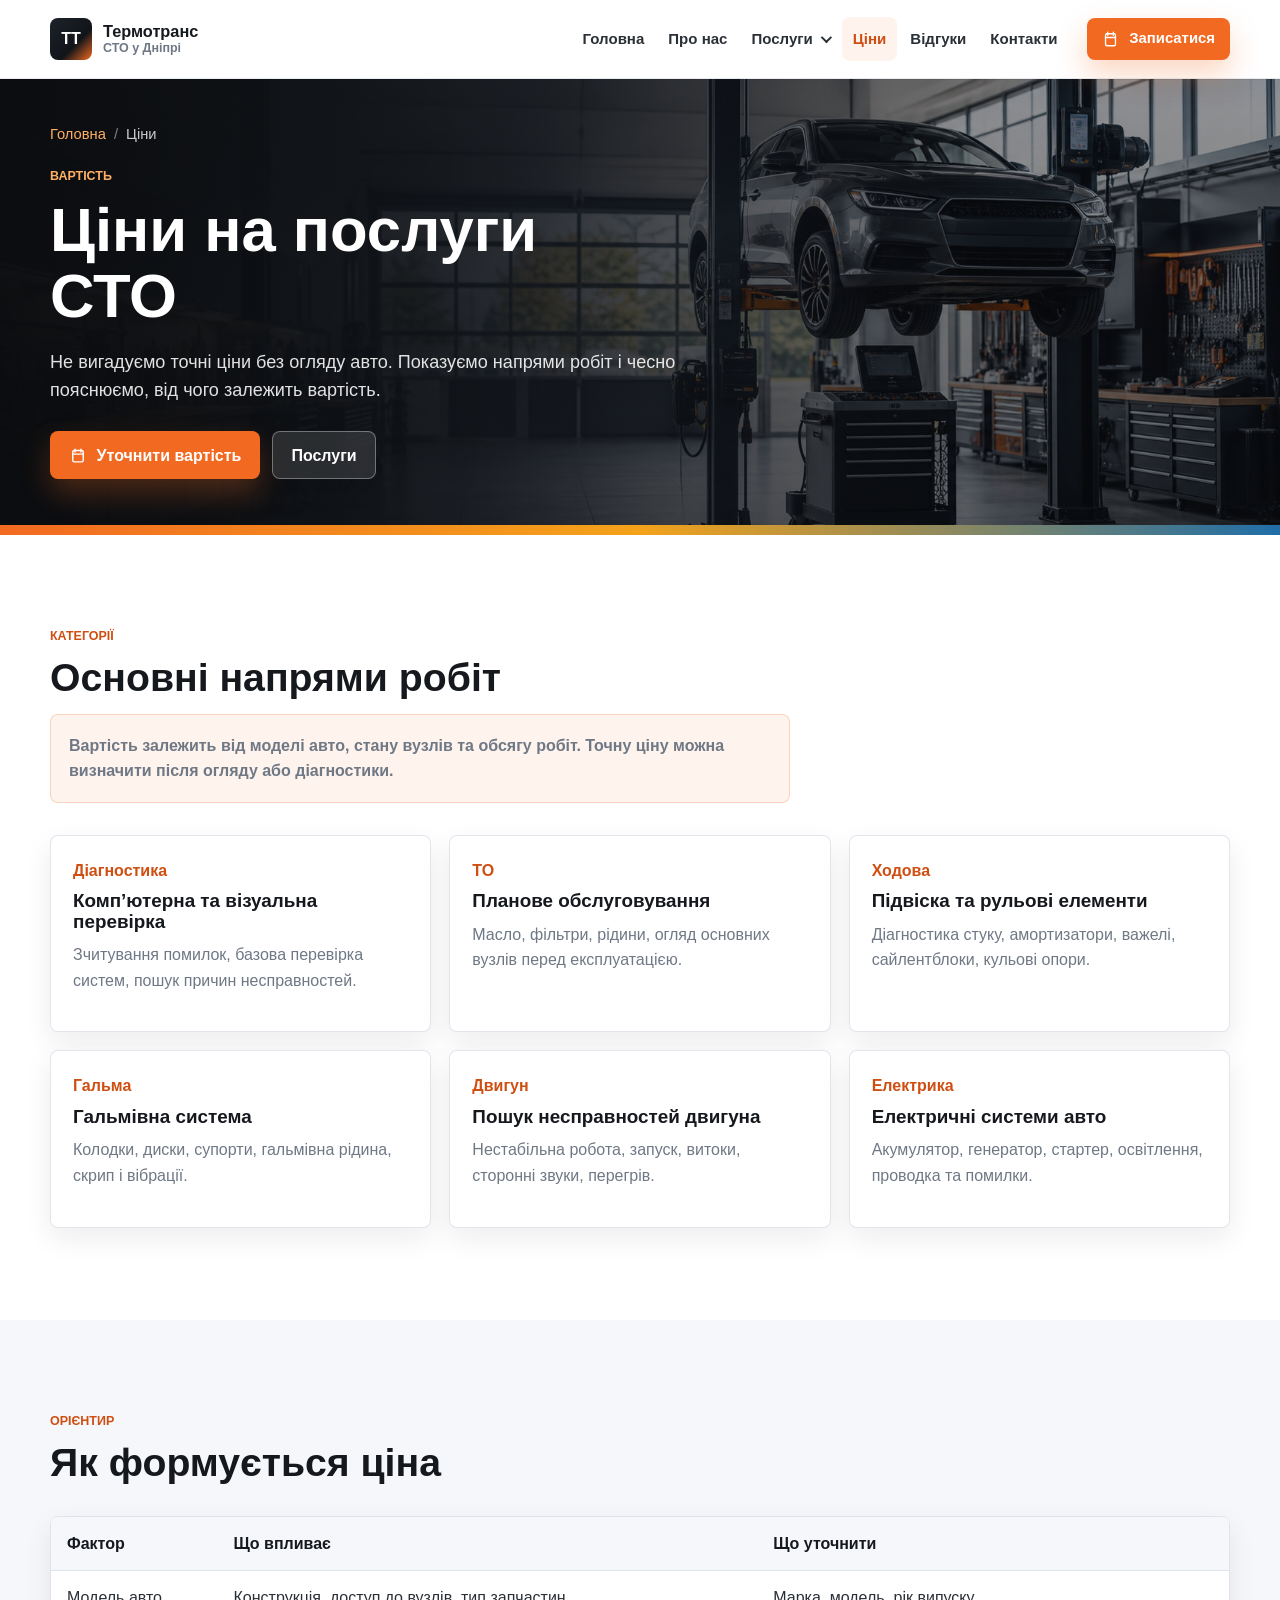
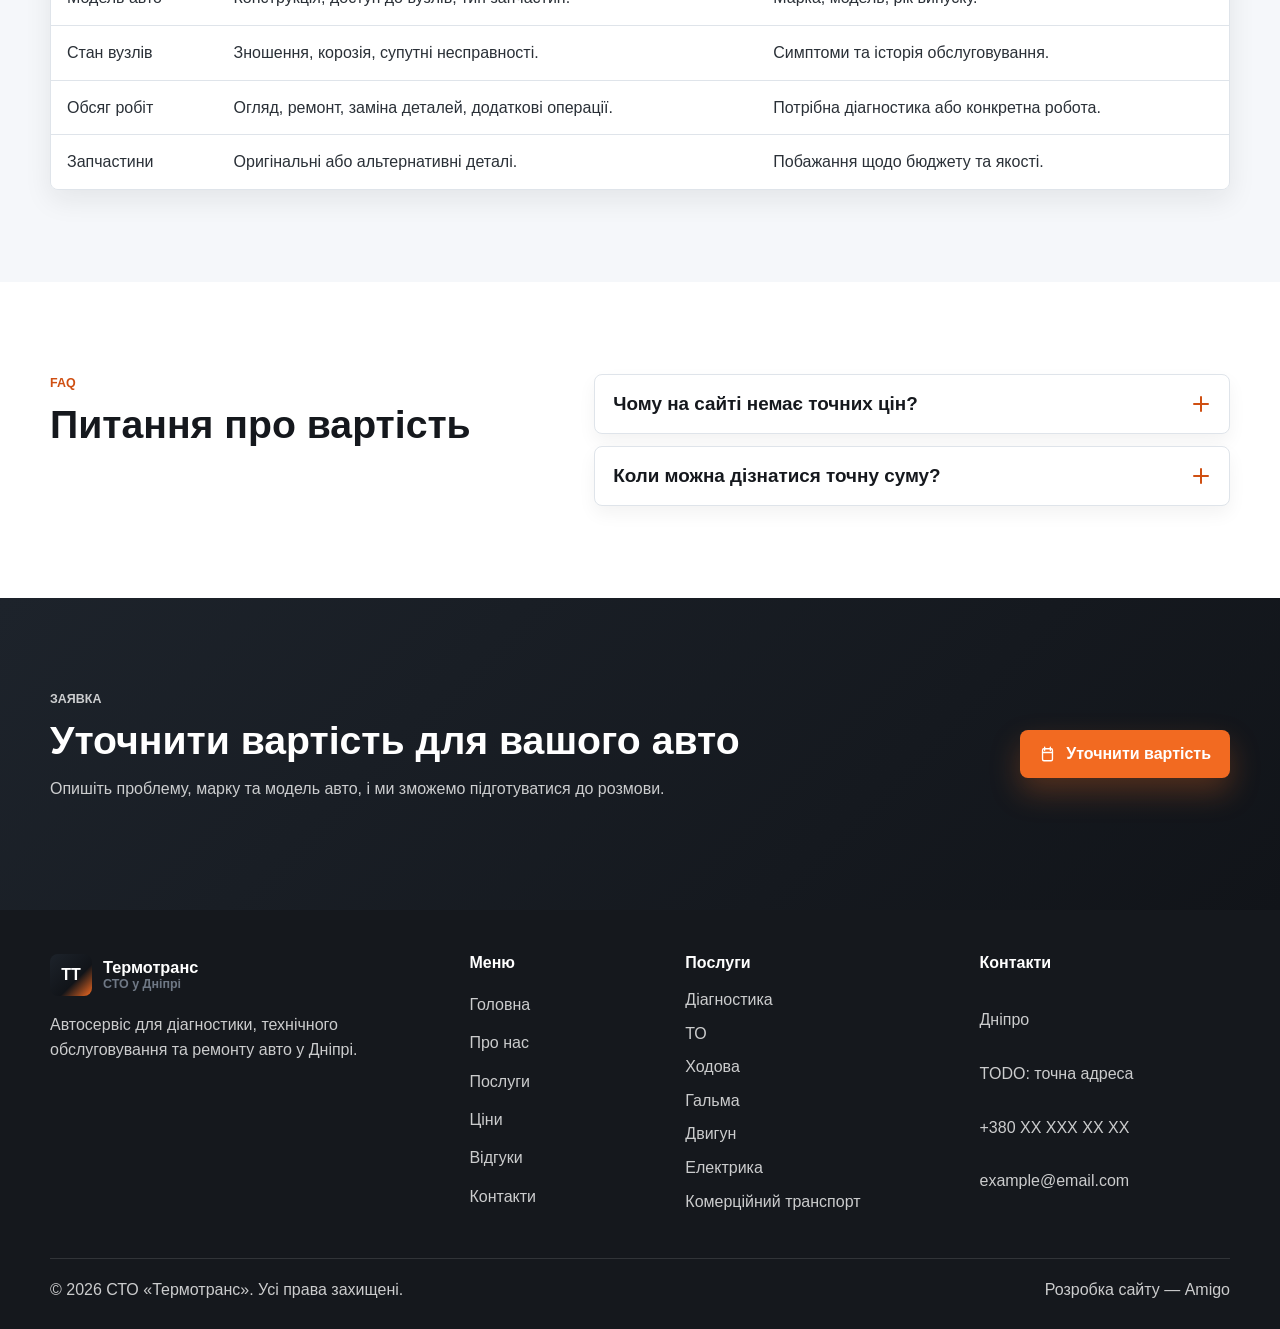
<file: prices.html>
﻿<!doctype html>
<html lang="uk">
<head>
  <meta charset="utf-8">
  <meta name="viewport" content="width=device-width, initial-scale=1">
  <title>Ціни на послуги СТО у Дніпрі — Термотранс</title>
  <meta name="description" content="Орієнтовні напрями робіт СТО «Термотранс» у Дніпрі. Точна вартість залежить від моделі авто, стану вузлів та обсягу робіт.">
  <meta name="robots" content="index, follow">
  <link rel="canonical" href="https://example.com/prices.html">
  <link rel="stylesheet" href="css/styles.css">
  <meta property="og:type" content="website">
  <meta property="og:locale" content="uk_UA">
  <meta property="og:title" content="Ціни на послуги СТО у Дніпрі — Термотранс">
  <meta property="og:description" content="Категорії робіт без вигаданих точних цін. Вартість уточнюється після огляду або діагностики.">
  <meta property="og:url" content="https://example.com/prices.html">
  <meta property="og:image" content="https://example.com/assets/images/hero-workshop.png">
</head>
<body>
  <a class="skip-link" href="#main">Перейти до основного контенту</a>
  <header class="site-header" data-header><div class="container header-inner"><a class="brand" href="index.html" aria-label="Термотранс, головна сторінка"><span class="brand-mark">ТТ</span><span class="brand-text"><strong>Термотранс</strong><span>СТО у Дніпрі</span></span></a><button class="menu-toggle" type="button" aria-label="Відкрити меню" aria-expanded="false" aria-controls="site-nav" data-menu-toggle><span></span><span></span><span></span></button><nav class="site-nav" id="site-nav" aria-label="Основна навігація" data-nav><ul class="nav-list"><li><a href="index.html">Головна</a></li><li><a href="about.html">Про нас</a></li><li class="nav-dropdown"><button class="nav-dropdown-toggle" type="button" aria-expanded="false" aria-controls="services-dropdown" data-dropdown-toggle>Послуги <span class="nav-caret" aria-hidden="true"></span></button><div class="nav-dropdown-panel" id="services-dropdown"><a href="services.html">Усі послуги</a><a href="service-diagnostics.html">Діагностика</a><a href="service-maintenance.html">ТО</a><a href="service-suspension.html">Ходова</a><a href="service-brakes.html">Гальма</a><a href="service-engine.html">Двигун</a><a href="service-electric.html">Електрика</a><a href="service-commercial.html">Комерційний транспорт</a></div></li><li><a href="prices.html">Ціни</a></li><li><a href="reviews.html">Відгуки</a></li><li><a href="contacts.html">Контакти</a></li></ul><a class="btn btn--small btn--accent nav-cta" href="contacts.html#contact-form"><img class="icon" src="assets/icons/calendar.svg" alt="">Записатися</a></nav></div></header>
  <main id="main">
    <section class="page-hero" aria-labelledby="page-title"><div class="container page-hero-inner"><div class="page-hero-copy reveal"><ol class="breadcrumbs"><li><a href="index.html">Головна</a></li><li>Ціни</li></ol><p class="eyebrow">Вартість</p><h1 id="page-title">Ціни на послуги СТО</h1><p class="page-hero-lead">Не вигадуємо точні ціни без огляду авто. Показуємо напрями робіт і чесно пояснюємо, від чого залежить вартість.</p><div class="page-actions"><a class="btn btn--accent" href="contacts.html#contact-form"><img class="icon" src="assets/icons/calendar.svg" alt="">Уточнити вартість</a><a class="btn btn--light" href="services.html">Послуги</a></div></div></div></section>
    <section class="section" aria-labelledby="price-title"><div class="container"><div class="section-header reveal"><p class="eyebrow">Категорії</p><h2 id="price-title">Основні напрями робіт</h2><p class="price-note">Вартість залежить від моделі авто, стану вузлів та обсягу робіт. Точну ціну можна визначити після огляду або діагностики.</p></div><div class="price-grid">
      <article class="price-card reveal"><strong>Діагностика</strong><h3>Комп’ютерна та візуальна перевірка</h3><p>Зчитування помилок, базова перевірка систем, пошук причин несправностей.</p></article>
      <article class="price-card reveal"><strong>ТО</strong><h3>Планове обслуговування</h3><p>Масло, фільтри, рідини, огляд основних вузлів перед експлуатацією.</p></article>
      <article class="price-card reveal"><strong>Ходова</strong><h3>Підвіска та рульові елементи</h3><p>Діагностика стуку, амортизатори, важелі, сайлентблоки, кульові опори.</p></article>
      <article class="price-card reveal"><strong>Гальма</strong><h3>Гальмівна система</h3><p>Колодки, диски, супорти, гальмівна рідина, скрип і вібрації.</p></article>
      <article class="price-card reveal"><strong>Двигун</strong><h3>Пошук несправностей двигуна</h3><p>Нестабільна робота, запуск, витоки, сторонні звуки, перегрів.</p></article>
      <article class="price-card reveal"><strong>Електрика</strong><h3>Електричні системи авто</h3><p>Акумулятор, генератор, стартер, освітлення, проводка та помилки.</p></article>
    </div></div></section>
    <section class="section section-muted" aria-labelledby="table-title"><div class="container"><div class="section-header reveal"><p class="eyebrow">Орієнтир</p><h2 id="table-title">Як формується ціна</h2></div><div class="table-wrap reveal"><table><thead><tr><th>Фактор</th><th>Що впливає</th><th>Що уточнити</th></tr></thead><tbody><tr><td>Модель авто</td><td>Конструкція, доступ до вузлів, тип запчастин.</td><td>Марка, модель, рік випуску.</td></tr><tr><td>Стан вузлів</td><td>Зношення, корозія, супутні несправності.</td><td>Симптоми та історія обслуговування.</td></tr><tr><td>Обсяг робіт</td><td>Огляд, ремонт, заміна деталей, додаткові операції.</td><td>Потрібна діагностика або конкретна робота.</td></tr><tr><td>Запчастини</td><td>Оригінальні або альтернативні деталі.</td><td>Побажання щодо бюджету та якості.</td></tr></tbody></table></div></div></section>
    <section class="section" aria-labelledby="faq-title"><div class="container faq-grid"><div class="section-header faq-intro reveal"><p class="eyebrow">FAQ</p><h2 id="faq-title">Питання про вартість</h2></div><div class="faq-list reveal"><article class="faq-item"><h3><button class="faq-question" type="button" aria-expanded="false" aria-controls="price-faq-1">Чому на сайті немає точних цін?<span></span></button></h3><div class="faq-answer" id="price-faq-1" hidden><p>Без огляду можна помилитися: вартість залежить від моделі авто, доступу до вузлів і фактичного стану деталей.</p></div></article><article class="faq-item"><h3><button class="faq-question" type="button" aria-expanded="false" aria-controls="price-faq-2">Коли можна дізнатися точну суму?<span></span></button></h3><div class="faq-answer" id="price-faq-2" hidden><p>Після огляду або діагностики, коли зрозумілий обсяг робіт і потрібні запчастини.</p></div></article></div></div></section>
    <section class="section cta-band"><div class="container cta-inner reveal"><div><p class="eyebrow">Заявка</p><h2>Уточнити вартість для вашого авто</h2><p>Опишіть проблему, марку та модель авто, і ми зможемо підготуватися до розмови.</p></div><div class="cta-actions"><a class="btn btn--accent" href="contacts.html#contact-form"><img class="icon" src="assets/icons/calendar.svg" alt="">Уточнити вартість</a></div></div></section>
  </main>
  <footer class="site-footer"><div class="container footer-grid"><div class="footer-brand"><a class="brand brand--footer" href="index.html"><span class="brand-mark">ТТ</span><span class="brand-text"><strong>Термотранс</strong><span>СТО у Дніпрі</span></span></a><p>Автосервіс для діагностики, технічного обслуговування та ремонту авто у Дніпрі.</p></div><nav class="footer-nav" aria-label="Навігація у футері"><h2>Меню</h2><a href="index.html">Головна</a><a href="about.html">Про нас</a><a href="services.html">Послуги</a><a href="prices.html">Ціни</a><a href="reviews.html">Відгуки</a><a href="contacts.html">Контакти</a></nav><nav class="footer-services" aria-label="Послуги у футері"><h2>Послуги</h2><a href="service-diagnostics.html">Діагностика</a><a href="service-maintenance.html">ТО</a><a href="service-suspension.html">Ходова</a><a href="service-brakes.html">Гальма</a><a href="service-engine.html">Двигун</a><a href="service-electric.html">Електрика</a><a href="service-commercial.html">Комерційний транспорт</a></nav><div class="footer-contact"><h2>Контакти</h2><p>Дніпро</p><p>TODO: точна адреса</p><a href="tel:+380XXXXXXXXX">+380 XX XXX XX XX</a><a href="mailto:example@email.com">example@email.com</a></div></div><div class="container footer-bottom"><p>© 2026 СТО «Термотранс». Усі права захищені.</p><p>Розробка сайту — <a href="https://amigostudio.pl" rel="noopener">Amigo</a></p></div></footer>
  <a class="mobile-sticky-cta" href="contacts.html#contact-form"><img class="icon" src="assets/icons/calendar.svg" alt="">Записатися</a><button class="back-to-top" type="button" aria-label="Наверх" data-back-to-top><img class="icon" src="assets/icons/up.svg" alt=""></button><script src="js/script.js" defer></script>
</body>
</html>
</file>
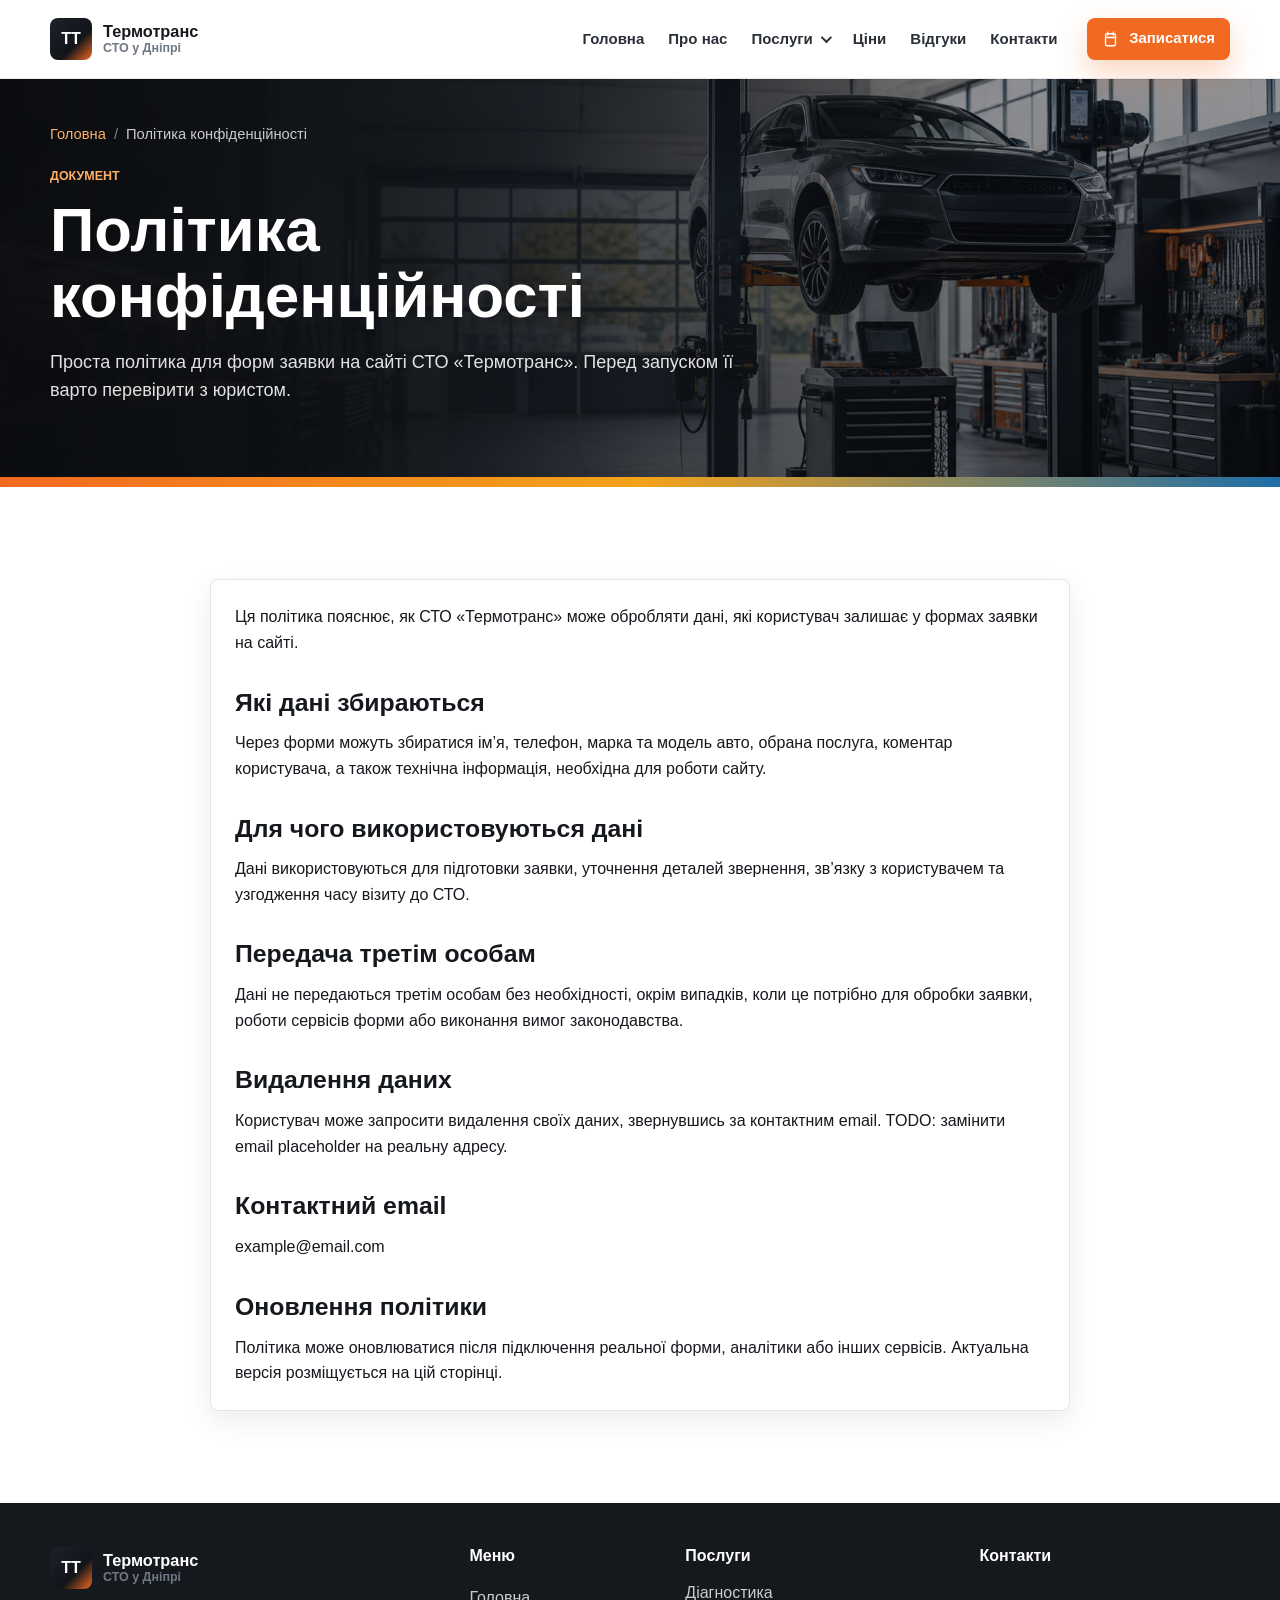
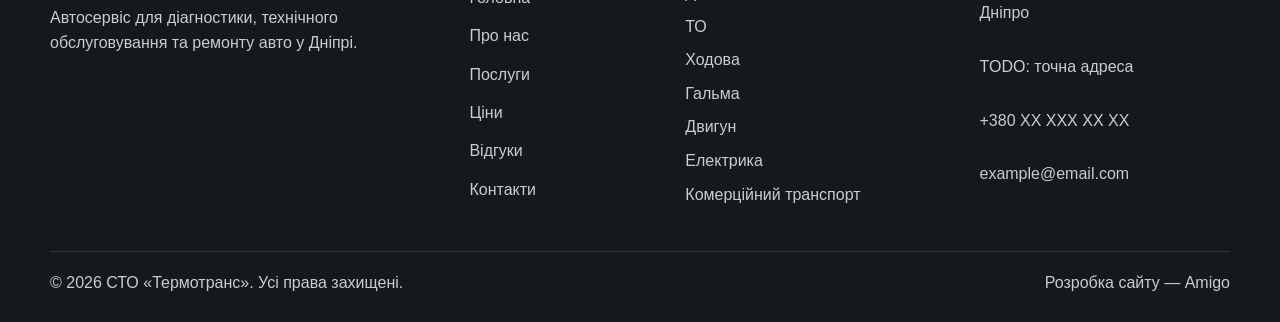
<file: privacy.html>
﻿<!doctype html>
<html lang="uk">
<head>
  <meta charset="utf-8">
  <meta name="viewport" content="width=device-width, initial-scale=1">
  <title>Політика конфіденційності — СТО Термотранс</title>
  <meta name="description" content="Політика конфіденційності СТО «Термотранс»: які дані збираються через форму заявки, навіщо використовуються та як запросити видалення.">
  <meta name="robots" content="index, follow">
  <link rel="canonical" href="https://example.com/privacy.html">
  <link rel="stylesheet" href="css/styles.css">
  <meta property="og:type" content="website">
  <meta property="og:locale" content="uk_UA">
  <meta property="og:title" content="Політика конфіденційності — СТО Термотранс">
  <meta property="og:description" content="Проста політика конфіденційності для форм заявки на сайті СТО.">
  <meta property="og:url" content="https://example.com/privacy.html">
  <meta property="og:image" content="https://example.com/assets/images/hero-workshop.png">
</head>
<body>
  <a class="skip-link" href="#main">Перейти до основного контенту</a>
  <header class="site-header" data-header><div class="container header-inner"><a class="brand" href="index.html" aria-label="Термотранс, головна сторінка"><span class="brand-mark">ТТ</span><span class="brand-text"><strong>Термотранс</strong><span>СТО у Дніпрі</span></span></a><button class="menu-toggle" type="button" aria-label="Відкрити меню" aria-expanded="false" aria-controls="site-nav" data-menu-toggle><span></span><span></span><span></span></button><nav class="site-nav" id="site-nav" aria-label="Основна навігація" data-nav><ul class="nav-list"><li><a href="index.html">Головна</a></li><li><a href="about.html">Про нас</a></li><li class="nav-dropdown"><button class="nav-dropdown-toggle" type="button" aria-expanded="false" aria-controls="services-dropdown" data-dropdown-toggle>Послуги <span class="nav-caret" aria-hidden="true"></span></button><div class="nav-dropdown-panel" id="services-dropdown"><a href="services.html">Усі послуги</a><a href="service-diagnostics.html">Діагностика</a><a href="service-maintenance.html">ТО</a><a href="service-suspension.html">Ходова</a><a href="service-brakes.html">Гальма</a><a href="service-engine.html">Двигун</a><a href="service-electric.html">Електрика</a><a href="service-commercial.html">Комерційний транспорт</a></div></li><li><a href="prices.html">Ціни</a></li><li><a href="reviews.html">Відгуки</a></li><li><a href="contacts.html">Контакти</a></li></ul><a class="btn btn--small btn--accent nav-cta" href="contacts.html#contact-form"><img class="icon" src="assets/icons/calendar.svg" alt="">Записатися</a></nav></div></header>
  <main id="main">
    <section class="page-hero" aria-labelledby="page-title"><div class="container page-hero-inner"><div class="page-hero-copy reveal"><ol class="breadcrumbs"><li><a href="index.html">Головна</a></li><li>Політика конфіденційності</li></ol><p class="eyebrow">Документ</p><h1 id="page-title">Політика конфіденційності</h1><p class="page-hero-lead">Проста політика для форм заявки на сайті СТО «Термотранс». Перед запуском її варто перевірити з юристом.</p></div></div></section>
    <section class="section"><div class="container privacy-content text-panel reveal">
      <p>Ця політика пояснює, як СТО «Термотранс» може обробляти дані, які користувач залишає у формах заявки на сайті.</p>
      <h2>Які дані збираються</h2>
      <p>Через форми можуть збиратися ім’я, телефон, марка та модель авто, обрана послуга, коментар користувача, а також технічна інформація, необхідна для роботи сайту.</p>
      <h2>Для чого використовуються дані</h2>
      <p>Дані використовуються для підготовки заявки, уточнення деталей звернення, зв’язку з користувачем та узгодження часу візиту до СТО.</p>
      <h2>Передача третім особам</h2>
      <p>Дані не передаються третім особам без необхідності, окрім випадків, коли це потрібно для обробки заявки, роботи сервісів форми або виконання вимог законодавства.</p>
      <h2>Видалення даних</h2>
      <p>Користувач може запросити видалення своїх даних, звернувшись за контактним email. TODO: замінити email placeholder на реальну адресу.</p>
      <h2>Контактний email</h2>
      <p><a href="mailto:example@email.com">example@email.com</a></p>
      <h2>Оновлення політики</h2>
      <p>Політика може оновлюватися після підключення реальної форми, аналітики або інших сервісів. Актуальна версія розміщується на цій сторінці.</p>
    </div></section>
  </main>
  <footer class="site-footer"><div class="container footer-grid"><div class="footer-brand"><a class="brand brand--footer" href="index.html"><span class="brand-mark">ТТ</span><span class="brand-text"><strong>Термотранс</strong><span>СТО у Дніпрі</span></span></a><p>Автосервіс для діагностики, технічного обслуговування та ремонту авто у Дніпрі.</p></div><nav class="footer-nav" aria-label="Навігація у футері"><h2>Меню</h2><a href="index.html">Головна</a><a href="about.html">Про нас</a><a href="services.html">Послуги</a><a href="prices.html">Ціни</a><a href="reviews.html">Відгуки</a><a href="contacts.html">Контакти</a></nav><nav class="footer-services" aria-label="Послуги у футері"><h2>Послуги</h2><a href="service-diagnostics.html">Діагностика</a><a href="service-maintenance.html">ТО</a><a href="service-suspension.html">Ходова</a><a href="service-brakes.html">Гальма</a><a href="service-engine.html">Двигун</a><a href="service-electric.html">Електрика</a><a href="service-commercial.html">Комерційний транспорт</a></nav><div class="footer-contact"><h2>Контакти</h2><p>Дніпро</p><p>TODO: точна адреса</p><a href="tel:+380XXXXXXXXX">+380 XX XXX XX XX</a><a href="mailto:example@email.com">example@email.com</a></div></div><div class="container footer-bottom"><p>© 2026 СТО «Термотранс». Усі права захищені.</p><p>Розробка сайту — <a href="https://amigostudio.pl" rel="noopener">Amigo</a></p></div></footer>
  <a class="mobile-sticky-cta" href="contacts.html#contact-form"><img class="icon" src="assets/icons/calendar.svg" alt="">Записатися</a><button class="back-to-top" type="button" aria-label="Наверх" data-back-to-top><img class="icon" src="assets/icons/up.svg" alt=""></button><script src="js/script.js" defer></script>
</body>
</html>
</file>
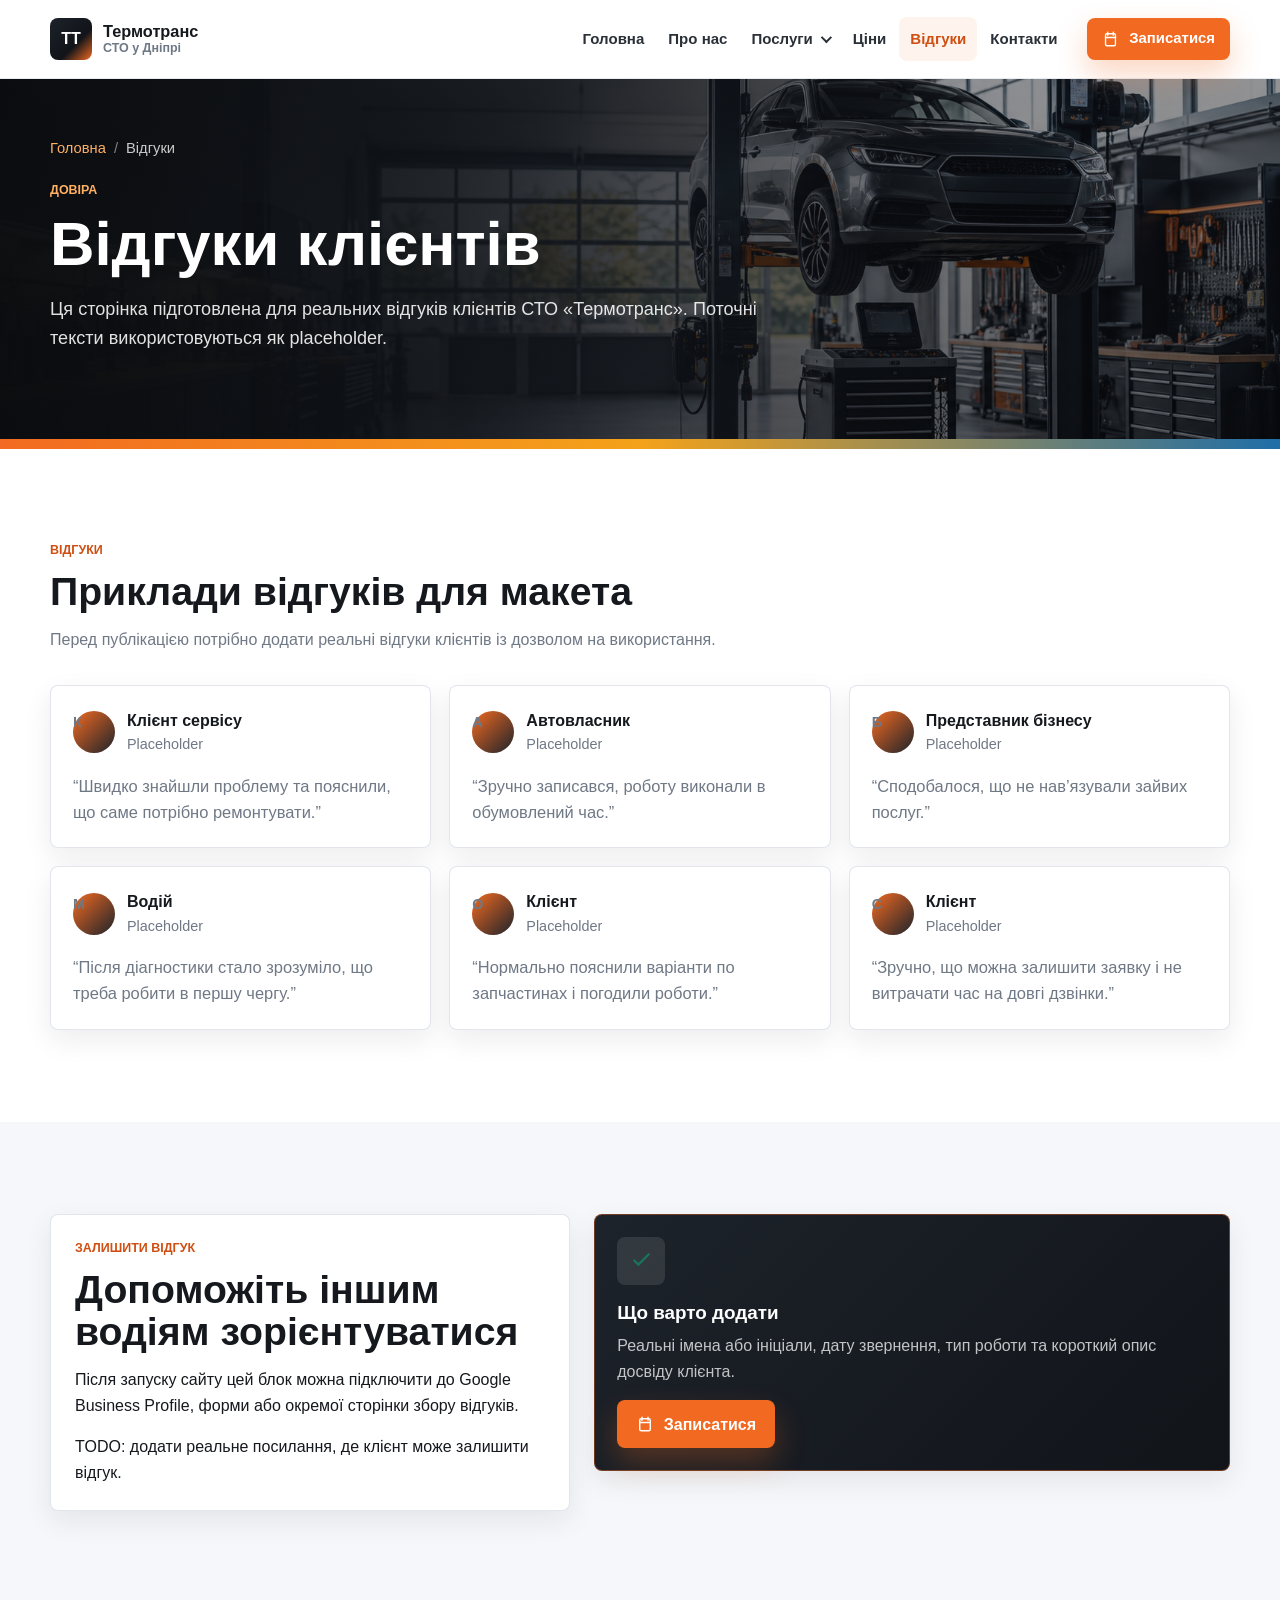
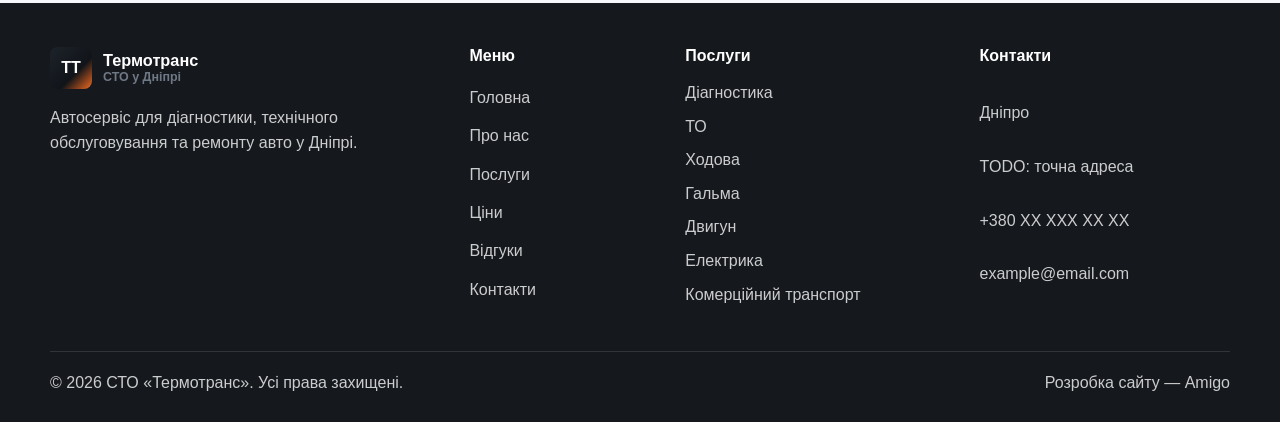
<file: reviews.html>
﻿<!doctype html>
<html lang="uk">
<head>
  <meta charset="utf-8">
  <meta name="viewport" content="width=device-width, initial-scale=1">
  <title>Відгуки про СТО Термотранс у Дніпрі</title>
  <meta name="description" content="Відгуки клієнтів про СТО «Термотранс» у Дніпрі. Placeholder-відгуки для макета, які потрібно замінити реальними перед запуском.">
  <meta name="robots" content="index, follow">
  <link rel="canonical" href="https://example.com/reviews.html">
  <link rel="stylesheet" href="css/styles.css">
  <meta property="og:type" content="website">
  <meta property="og:locale" content="uk_UA">
  <meta property="og:title" content="Відгуки про СТО Термотранс у Дніпрі">
  <meta property="og:description" content="Сторінка відгуків і довіри до автосервісу.">
  <meta property="og:url" content="https://example.com/reviews.html">
  <meta property="og:image" content="https://example.com/assets/images/hero-workshop.png">
</head>
<body>
  <a class="skip-link" href="#main">Перейти до основного контенту</a>
  <header class="site-header" data-header><div class="container header-inner"><a class="brand" href="index.html" aria-label="Термотранс, головна сторінка"><span class="brand-mark">ТТ</span><span class="brand-text"><strong>Термотранс</strong><span>СТО у Дніпрі</span></span></a><button class="menu-toggle" type="button" aria-label="Відкрити меню" aria-expanded="false" aria-controls="site-nav" data-menu-toggle><span></span><span></span><span></span></button><nav class="site-nav" id="site-nav" aria-label="Основна навігація" data-nav><ul class="nav-list"><li><a href="index.html">Головна</a></li><li><a href="about.html">Про нас</a></li><li class="nav-dropdown"><button class="nav-dropdown-toggle" type="button" aria-expanded="false" aria-controls="services-dropdown" data-dropdown-toggle>Послуги <span class="nav-caret" aria-hidden="true"></span></button><div class="nav-dropdown-panel" id="services-dropdown"><a href="services.html">Усі послуги</a><a href="service-diagnostics.html">Діагностика</a><a href="service-maintenance.html">ТО</a><a href="service-suspension.html">Ходова</a><a href="service-brakes.html">Гальма</a><a href="service-engine.html">Двигун</a><a href="service-electric.html">Електрика</a><a href="service-commercial.html">Комерційний транспорт</a></div></li><li><a href="prices.html">Ціни</a></li><li><a href="reviews.html">Відгуки</a></li><li><a href="contacts.html">Контакти</a></li></ul><a class="btn btn--small btn--accent nav-cta" href="contacts.html#contact-form"><img class="icon" src="assets/icons/calendar.svg" alt="">Записатися</a></nav></div></header>
  <main id="main">
    <section class="page-hero" aria-labelledby="page-title"><div class="container page-hero-inner"><div class="page-hero-copy reveal"><ol class="breadcrumbs"><li><a href="index.html">Головна</a></li><li>Відгуки</li></ol><p class="eyebrow">Довіра</p><h1 id="page-title">Відгуки клієнтів</h1><p class="page-hero-lead">Ця сторінка підготовлена для реальних відгуків клієнтів СТО «Термотранс». Поточні тексти використовуються як placeholder.</p></div></div></section>
    <section class="section" aria-labelledby="reviews-title"><div class="container"><div class="section-header reveal"><p class="eyebrow">Відгуки</p><h2 id="reviews-title">Приклади відгуків для макета</h2><p>Перед публікацією потрібно додати реальні відгуки клієнтів із дозволом на використання.</p></div><!-- TODO: замінити на реальні відгуки клієнтів. --><div class="reviews-grid"><article class="review-card reveal"><div class="review-meta"><span class="avatar">К</span><div><strong>Клієнт сервісу</strong><span>Placeholder</span></div></div><p>“Швидко знайшли проблему та пояснили, що саме потрібно ремонтувати.”</p></article><article class="review-card reveal"><div class="review-meta"><span class="avatar">А</span><div><strong>Автовласник</strong><span>Placeholder</span></div></div><p>“Зручно записався, роботу виконали в обумовлений час.”</p></article><article class="review-card reveal"><div class="review-meta"><span class="avatar">Б</span><div><strong>Представник бізнесу</strong><span>Placeholder</span></div></div><p>“Сподобалося, що не нав’язували зайвих послуг.”</p></article><article class="review-card reveal"><div class="review-meta"><span class="avatar">М</span><div><strong>Водій</strong><span>Placeholder</span></div></div><p>“Після діагностики стало зрозуміло, що треба робити в першу чергу.”</p></article><article class="review-card reveal"><div class="review-meta"><span class="avatar">О</span><div><strong>Клієнт</strong><span>Placeholder</span></div></div><p>“Нормально пояснили варіанти по запчастинах і погодили роботи.”</p></article><article class="review-card reveal"><div class="review-meta"><span class="avatar">С</span><div><strong>Клієнт</strong><span>Placeholder</span></div></div><p>“Зручно, що можна залишити заявку і не витрачати час на довгі дзвінки.”</p></article></div></div></section>
    <section class="section section-muted"><div class="container content-grid"><div class="text-panel reveal"><p class="eyebrow">Залишити відгук</p><h2>Допоможіть іншим водіям зорієнтуватися</h2><p>Після запуску сайту цей блок можна підключити до Google Business Profile, форми або окремої сторінки збору відгуків.</p><p>TODO: додати реальне посилання, де клієнт може залишити відгук.</p></div><div class="info-card info-card--dark reveal"><span class="card-icon"><img src="assets/icons/check.svg" alt=""></span><h3>Що варто додати</h3><p>Реальні імена або ініціали, дату звернення, тип роботи та короткий опис досвіду клієнта.</p><a class="btn btn--accent" href="contacts.html#contact-form"><img class="icon" src="assets/icons/calendar.svg" alt="">Записатися</a></div></div></section>
  </main>
  <footer class="site-footer"><div class="container footer-grid"><div class="footer-brand"><a class="brand brand--footer" href="index.html"><span class="brand-mark">ТТ</span><span class="brand-text"><strong>Термотранс</strong><span>СТО у Дніпрі</span></span></a><p>Автосервіс для діагностики, технічного обслуговування та ремонту авто у Дніпрі.</p></div><nav class="footer-nav" aria-label="Навігація у футері"><h2>Меню</h2><a href="index.html">Головна</a><a href="about.html">Про нас</a><a href="services.html">Послуги</a><a href="prices.html">Ціни</a><a href="reviews.html">Відгуки</a><a href="contacts.html">Контакти</a></nav><nav class="footer-services" aria-label="Послуги у футері"><h2>Послуги</h2><a href="service-diagnostics.html">Діагностика</a><a href="service-maintenance.html">ТО</a><a href="service-suspension.html">Ходова</a><a href="service-brakes.html">Гальма</a><a href="service-engine.html">Двигун</a><a href="service-electric.html">Електрика</a><a href="service-commercial.html">Комерційний транспорт</a></nav><div class="footer-contact"><h2>Контакти</h2><p>Дніпро</p><p>TODO: точна адреса</p><a href="tel:+380XXXXXXXXX">+380 XX XXX XX XX</a><a href="mailto:example@email.com">example@email.com</a></div></div><div class="container footer-bottom"><p>© 2026 СТО «Термотранс». Усі права захищені.</p><p>Розробка сайту — <a href="https://amigostudio.pl" rel="noopener">Amigo</a></p></div></footer>
  <a class="mobile-sticky-cta" href="contacts.html#contact-form"><img class="icon" src="assets/icons/calendar.svg" alt="">Записатися</a><button class="back-to-top" type="button" aria-label="Наверх" data-back-to-top><img class="icon" src="assets/icons/up.svg" alt=""></button><script src="js/script.js" defer></script>
</body>
</html>
</file>
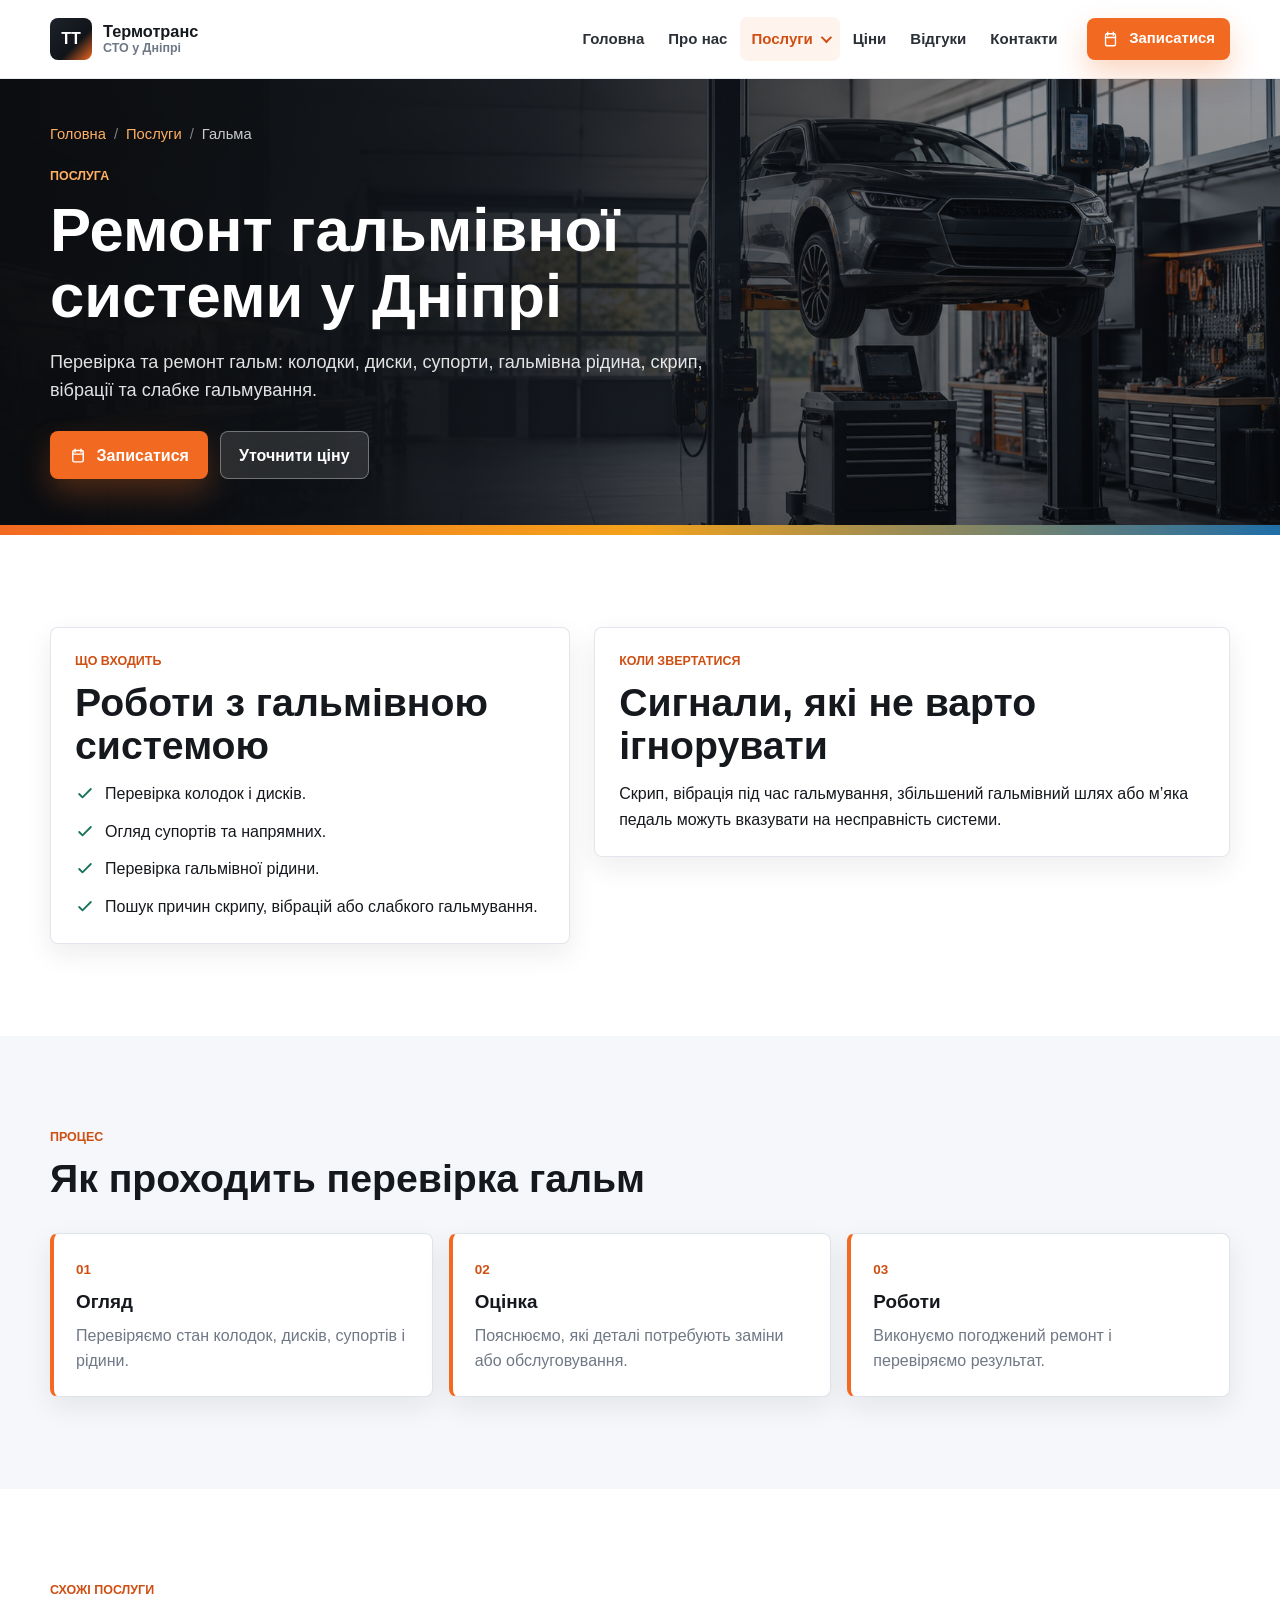
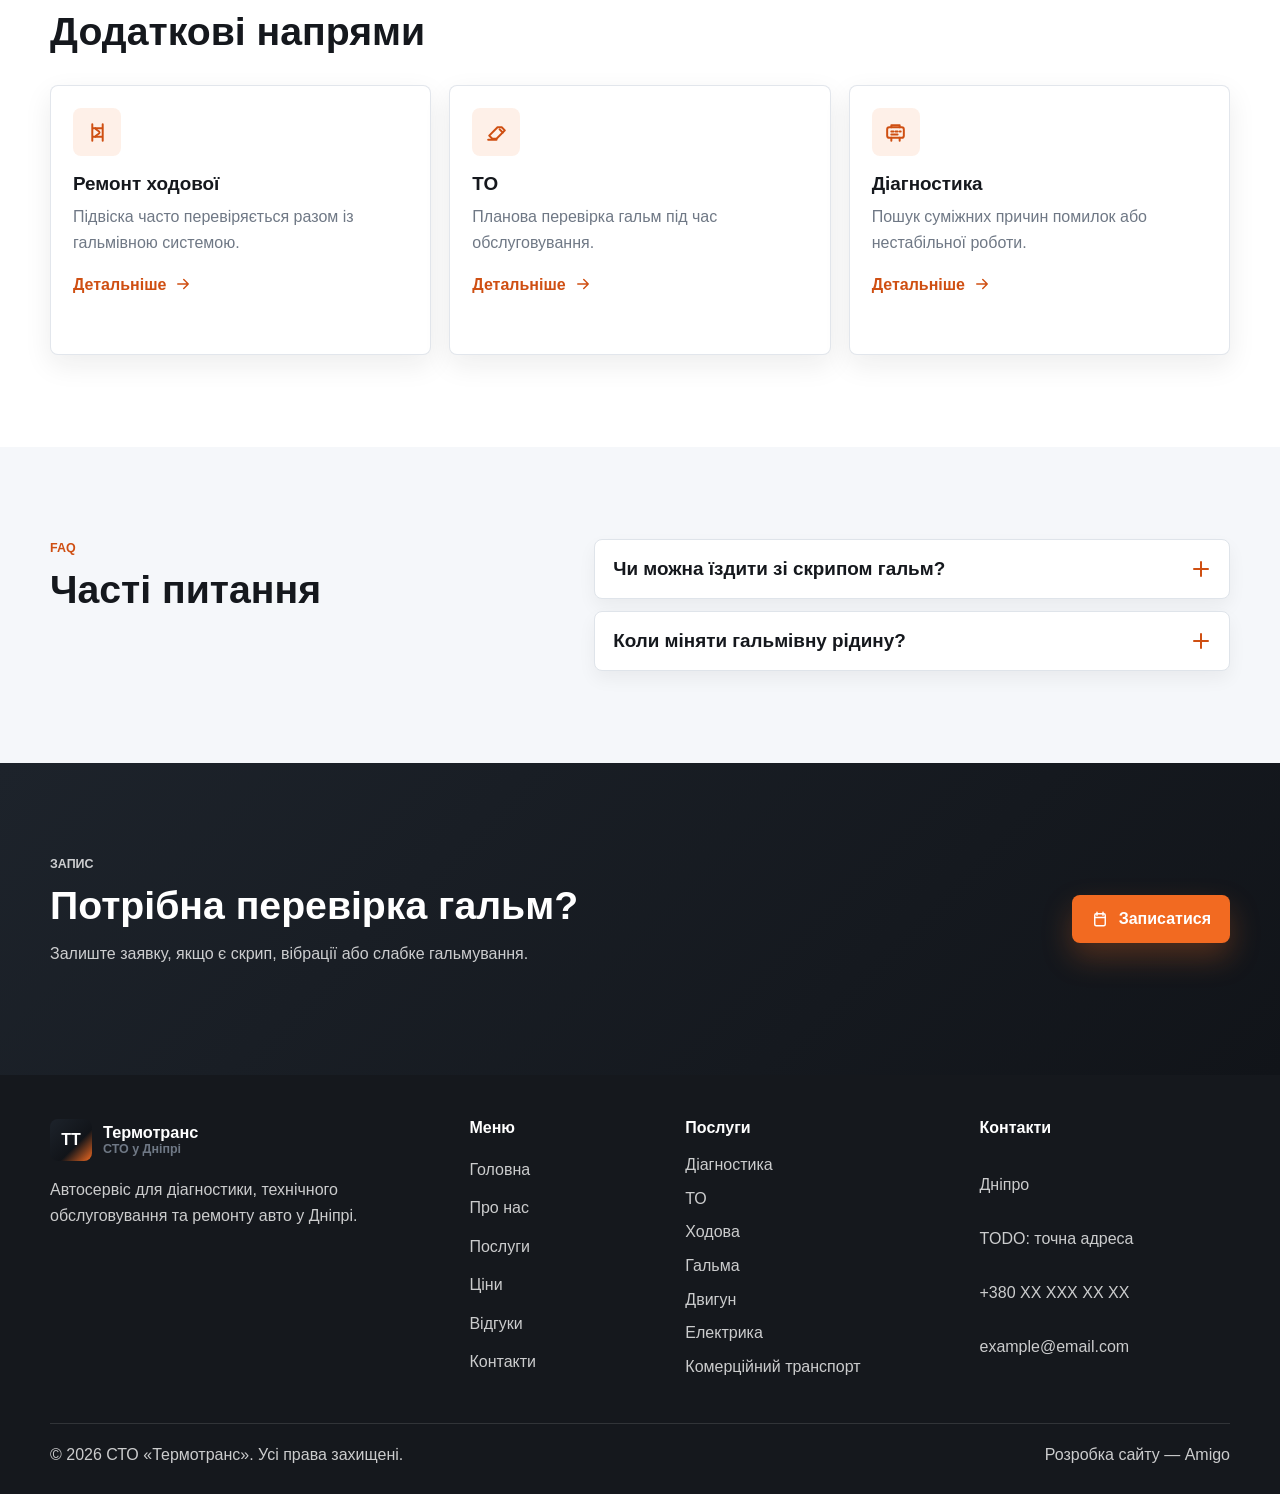
<file: service-brakes.html>
﻿<!doctype html>
<html lang="uk">
<head>
  <meta charset="utf-8">
  <meta name="viewport" content="width=device-width, initial-scale=1">
  <title>Ремонт гальмівної системи у Дніпрі — СТО Термотранс</title>
  <meta name="description" content="Ремонт гальмівної системи у Дніпрі: заміна колодок, дисків, супортів, гальмівної рідини, скрип, вібрації та слабке гальмування.">
  <meta name="robots" content="index, follow">
  <link rel="canonical" href="https://example.com/service-brakes.html">
  <link rel="stylesheet" href="css/styles.css">
  <meta property="og:type" content="website"><meta property="og:locale" content="uk_UA"><meta property="og:title" content="Ремонт гальмівної системи у Дніпрі — СТО Термотранс"><meta property="og:description" content="Перевірка та ремонт гальм: колодки, диски, супорти, гальмівна рідина."><meta property="og:url" content="https://example.com/service-brakes.html"><meta property="og:image" content="https://example.com/assets/images/hero-workshop.png">
  <script type="application/ld+json">{"@context":"https://schema.org","@type":"Service","name":"Ремонт гальмівної системи","provider":{"@type":"AutoRepair","name":"СТО Термотранс"},"areaServed":"Дніпро","url":"https://example.com/service-brakes.html"}</script>
</head>
<body>
  <a class="skip-link" href="#main">Перейти до основного контенту</a>
  <header class="site-header" data-header><div class="container header-inner"><a class="brand" href="index.html"><span class="brand-mark">ТТ</span><span class="brand-text"><strong>Термотранс</strong><span>СТО у Дніпрі</span></span></a><button class="menu-toggle" type="button" aria-label="Відкрити меню" aria-expanded="false" aria-controls="site-nav" data-menu-toggle><span></span><span></span><span></span></button><nav class="site-nav" id="site-nav" aria-label="Основна навігація" data-nav><ul class="nav-list"><li><a href="index.html">Головна</a></li><li><a href="about.html">Про нас</a></li><li class="nav-dropdown"><button class="nav-dropdown-toggle" type="button" aria-expanded="false" aria-controls="services-dropdown" data-dropdown-toggle>Послуги <span class="nav-caret" aria-hidden="true"></span></button><div class="nav-dropdown-panel" id="services-dropdown"><a href="services.html">Усі послуги</a><a href="service-diagnostics.html">Діагностика</a><a href="service-maintenance.html">ТО</a><a href="service-suspension.html">Ходова</a><a href="service-brakes.html">Гальма</a><a href="service-engine.html">Двигун</a><a href="service-electric.html">Електрика</a><a href="service-commercial.html">Комерційний транспорт</a></div></li><li><a href="prices.html">Ціни</a></li><li><a href="reviews.html">Відгуки</a></li><li><a href="contacts.html">Контакти</a></li></ul><a class="btn btn--small btn--accent nav-cta" href="contacts.html?service=Ремонт гальмівної системи#contact-form"><img class="icon" src="assets/icons/calendar.svg" alt="">Записатися</a></nav></div></header>
  <main id="main">
    <section class="page-hero" aria-labelledby="page-title"><div class="container page-hero-inner"><div class="page-hero-copy reveal"><ol class="breadcrumbs"><li><a href="index.html">Головна</a></li><li><a href="services.html">Послуги</a></li><li>Гальма</li></ol><p class="eyebrow">Послуга</p><h1 id="page-title">Ремонт гальмівної системи у Дніпрі</h1><p class="page-hero-lead">Перевірка та ремонт гальм: колодки, диски, супорти, гальмівна рідина, скрип, вібрації та слабке гальмування.</p><div class="page-actions"><a class="btn btn--accent" href="contacts.html?service=Ремонт гальмівної системи#contact-form"><img class="icon" src="assets/icons/calendar.svg" alt="">Записатися</a><a class="btn btn--light" href="prices.html">Уточнити ціну</a></div></div></div></section>
    <section class="section"><div class="container content-grid"><div class="text-panel reveal"><p class="eyebrow">Що входить</p><h2>Роботи з гальмівною системою</h2><ul class="check-list"><li><img src="assets/icons/check.svg" alt="">Перевірка колодок і дисків.</li><li><img src="assets/icons/check.svg" alt="">Огляд супортів та напрямних.</li><li><img src="assets/icons/check.svg" alt="">Перевірка гальмівної рідини.</li><li><img src="assets/icons/check.svg" alt="">Пошук причин скрипу, вібрацій або слабкого гальмування.</li></ul></div><div class="text-panel reveal"><p class="eyebrow">Коли звертатися</p><h2>Сигнали, які не варто ігнорувати</h2><p>Скрип, вібрація під час гальмування, збільшений гальмівний шлях або м’яка педаль можуть вказувати на несправність системи.</p></div></div></section>
    <section class="section section-muted"><div class="container"><div class="section-header reveal"><p class="eyebrow">Процес</p><h2>Як проходить перевірка гальм</h2></div><ol class="steps-list"><li class="step-item reveal"><span>01</span><h3>Огляд</h3><p>Перевіряємо стан колодок, дисків, супортів і рідини.</p></li><li class="step-item reveal"><span>02</span><h3>Оцінка</h3><p>Пояснюємо, які деталі потребують заміни або обслуговування.</p></li><li class="step-item reveal"><span>03</span><h3>Роботи</h3><p>Виконуємо погоджений ремонт і перевіряємо результат.</p></li></ol></div></section>
    <section class="section"><div class="container"><div class="section-header reveal"><p class="eyebrow">Схожі послуги</p><h2>Додаткові напрями</h2></div><div class="related-grid"><article class="service-card reveal"><span class="card-icon"><img src="assets/icons/suspension.svg" alt=""></span><h3>Ремонт ходової</h3><p>Підвіска часто перевіряється разом із гальмівною системою.</p><a href="service-suspension.html">Детальніше <img src="assets/icons/arrow.svg" alt=""></a></article><article class="service-card reveal"><span class="card-icon"><img src="assets/icons/oil.svg" alt=""></span><h3>ТО</h3><p>Планова перевірка гальм під час обслуговування.</p><a href="service-maintenance.html">Детальніше <img src="assets/icons/arrow.svg" alt=""></a></article><article class="service-card reveal"><span class="card-icon"><img src="assets/icons/diagnostic.svg" alt=""></span><h3>Діагностика</h3><p>Пошук суміжних причин помилок або нестабільної роботи.</p><a href="service-diagnostics.html">Детальніше <img src="assets/icons/arrow.svg" alt=""></a></article></div></div></section>
    <section class="section section-muted"><div class="container faq-grid"><div class="section-header faq-intro reveal"><p class="eyebrow">FAQ</p><h2>Часті питання</h2></div><div class="faq-list reveal"><article class="faq-item"><h3><button class="faq-question" type="button" aria-expanded="false" aria-controls="brake-faq-1">Чи можна їздити зі скрипом гальм?<span></span></button></h3><div class="faq-answer" id="brake-faq-1" hidden><p>Краще перевірити систему: скрип може бути ознакою зносу або неправильної роботи елементів.</p></div></article><article class="faq-item"><h3><button class="faq-question" type="button" aria-expanded="false" aria-controls="brake-faq-2">Коли міняти гальмівну рідину?<span></span></button></h3><div class="faq-answer" id="brake-faq-2" hidden><p>Періодичність залежить від рекомендацій виробника та стану рідини. Її варто перевіряти під час обслуговування.</p></div></article></div></div></section>
    <section class="section cta-band"><div class="container cta-inner reveal"><div><p class="eyebrow">Запис</p><h2>Потрібна перевірка гальм?</h2><p>Залиште заявку, якщо є скрип, вібрації або слабке гальмування.</p></div><div class="cta-actions"><a class="btn btn--accent" href="contacts.html?service=Ремонт гальмівної системи#contact-form"><img class="icon" src="assets/icons/calendar.svg" alt="">Записатися</a></div></div></section>
  </main>
  <footer class="site-footer"><div class="container footer-grid"><div class="footer-brand"><a class="brand brand--footer" href="index.html"><span class="brand-mark">ТТ</span><span class="brand-text"><strong>Термотранс</strong><span>СТО у Дніпрі</span></span></a><p>Автосервіс для діагностики, технічного обслуговування та ремонту авто у Дніпрі.</p></div><nav class="footer-nav" aria-label="Навігація у футері"><h2>Меню</h2><a href="index.html">Головна</a><a href="about.html">Про нас</a><a href="services.html">Послуги</a><a href="prices.html">Ціни</a><a href="reviews.html">Відгуки</a><a href="contacts.html">Контакти</a></nav><nav class="footer-services" aria-label="Послуги у футері"><h2>Послуги</h2><a href="service-diagnostics.html">Діагностика</a><a href="service-maintenance.html">ТО</a><a href="service-suspension.html">Ходова</a><a href="service-brakes.html">Гальма</a><a href="service-engine.html">Двигун</a><a href="service-electric.html">Електрика</a><a href="service-commercial.html">Комерційний транспорт</a></nav><div class="footer-contact"><h2>Контакти</h2><p>Дніпро</p><p>TODO: точна адреса</p><a href="tel:+380XXXXXXXXX">+380 XX XXX XX XX</a><a href="mailto:example@email.com">example@email.com</a></div></div><div class="container footer-bottom"><p>© 2026 СТО «Термотранс». Усі права захищені.</p><p>Розробка сайту — <a href="https://amigostudio.pl" rel="noopener">Amigo</a></p></div></footer>
  <a class="mobile-sticky-cta" href="contacts.html?service=Ремонт гальмівної системи#contact-form"><img class="icon" src="assets/icons/calendar.svg" alt="">Записатися</a><button class="back-to-top" type="button" aria-label="Наверх" data-back-to-top><img class="icon" src="assets/icons/up.svg" alt=""></button><script src="js/script.js" defer></script>
</body>
</html>
</file>
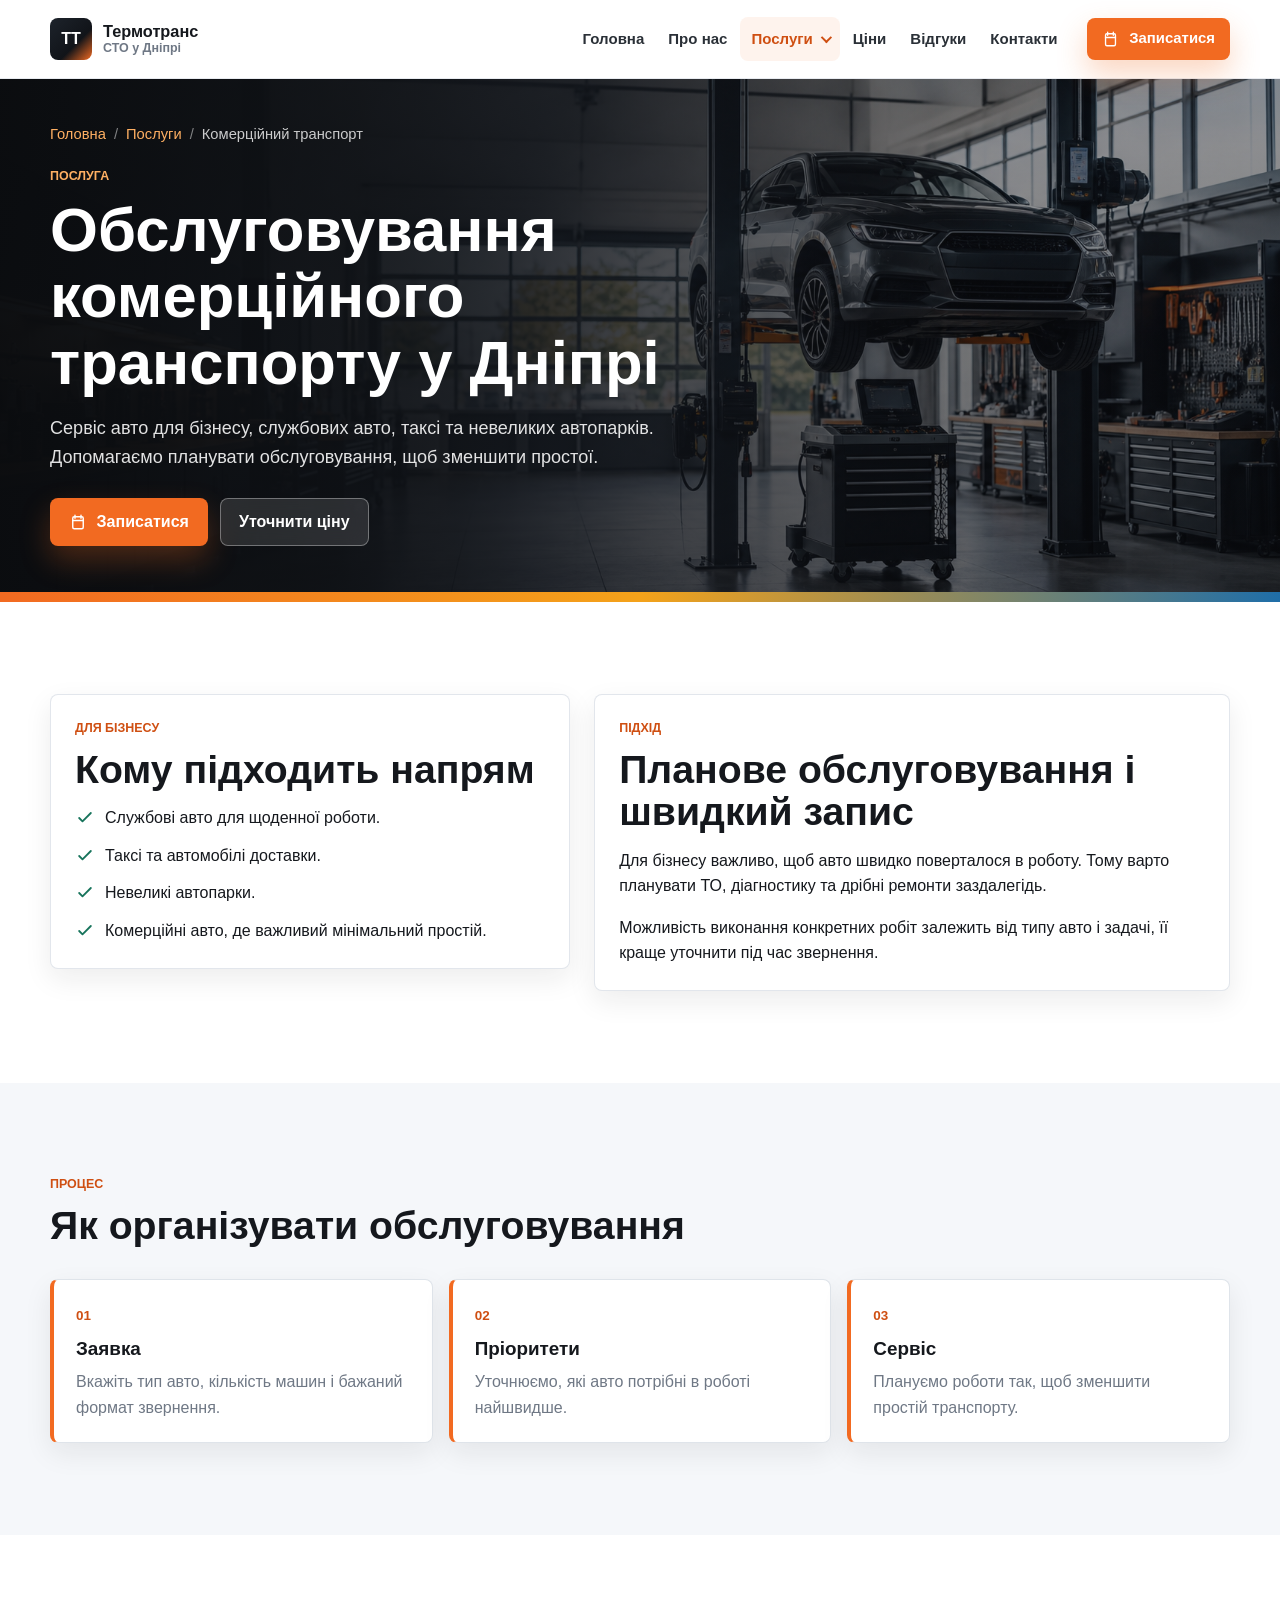
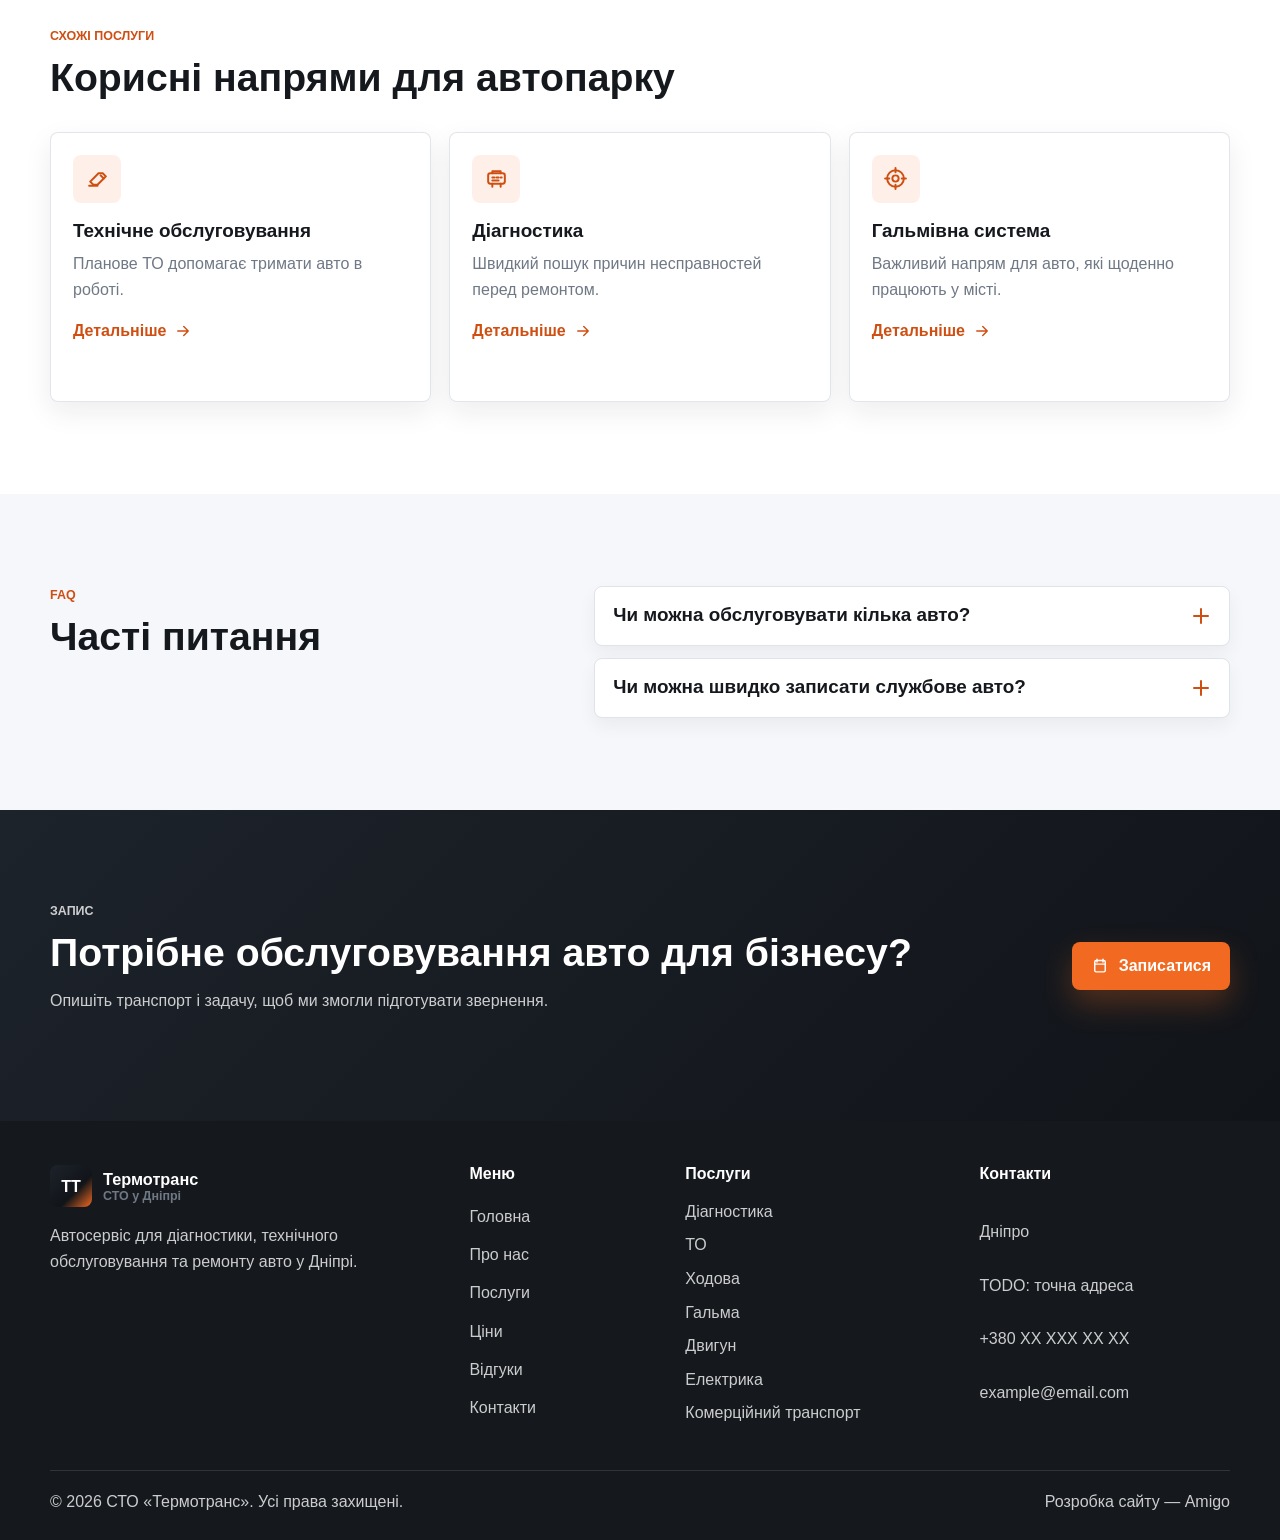
<file: service-commercial.html>
﻿<!doctype html>
<html lang="uk">
<head>
  <meta charset="utf-8">
  <meta name="viewport" content="width=device-width, initial-scale=1">
  <title>Обслуговування комерційного транспорту у Дніпрі — СТО Термотранс</title>
  <meta name="description" content="Обслуговування комерційного транспорту у Дніпрі: службові авто, таксі, невеликі автопарки, планове обслуговування і швидкий запис.">
  <meta name="robots" content="index, follow">
  <link rel="canonical" href="https://example.com/service-commercial.html">
  <link rel="stylesheet" href="css/styles.css">
  <meta property="og:type" content="website">
  <meta property="og:locale" content="uk_UA">
  <meta property="og:title" content="Обслуговування комерційного транспорту у Дніпрі — СТО Термотранс">
  <meta property="og:description" content="Сервіс авто для бізнесу, таксі, службових авто та невеликих автопарків.">
  <meta property="og:url" content="https://example.com/service-commercial.html">
  <meta property="og:image" content="https://example.com/assets/images/hero-workshop.png">
  <script type="application/ld+json">{"@context":"https://schema.org","@type":"Service","name":"Обслуговування комерційного транспорту","provider":{"@type":"AutoRepair","name":"СТО Термотранс"},"areaServed":"Дніпро","url":"https://example.com/service-commercial.html"}</script>
</head>
<body>
  <a class="skip-link" href="#main">Перейти до основного контенту</a>
  <header class="site-header" data-header><div class="container header-inner"><a class="brand" href="index.html" aria-label="Термотранс, головна сторінка"><span class="brand-mark">ТТ</span><span class="brand-text"><strong>Термотранс</strong><span>СТО у Дніпрі</span></span></a><button class="menu-toggle" type="button" aria-label="Відкрити меню" aria-expanded="false" aria-controls="site-nav" data-menu-toggle><span></span><span></span><span></span></button><nav class="site-nav" id="site-nav" aria-label="Основна навігація" data-nav><ul class="nav-list"><li><a href="index.html">Головна</a></li><li><a href="about.html">Про нас</a></li><li class="nav-dropdown"><button class="nav-dropdown-toggle" type="button" aria-expanded="false" aria-controls="services-dropdown" data-dropdown-toggle>Послуги <span class="nav-caret" aria-hidden="true"></span></button><div class="nav-dropdown-panel" id="services-dropdown"><a href="services.html">Усі послуги</a><a href="service-diagnostics.html">Діагностика</a><a href="service-maintenance.html">ТО</a><a href="service-suspension.html">Ходова</a><a href="service-brakes.html">Гальма</a><a href="service-engine.html">Двигун</a><a href="service-electric.html">Електрика</a><a href="service-commercial.html">Комерційний транспорт</a></div></li><li><a href="prices.html">Ціни</a></li><li><a href="reviews.html">Відгуки</a></li><li><a href="contacts.html">Контакти</a></li></ul><a class="btn btn--small btn--accent nav-cta" href="contacts.html?service=Обслуговування комерційного транспорту#contact-form"><img class="icon" src="assets/icons/calendar.svg" alt="">Записатися</a></nav></div></header>
  <main id="main">
    <section class="page-hero" aria-labelledby="page-title"><div class="container page-hero-inner"><div class="page-hero-copy reveal"><ol class="breadcrumbs"><li><a href="index.html">Головна</a></li><li><a href="services.html">Послуги</a></li><li>Комерційний транспорт</li></ol><p class="eyebrow">Послуга</p><h1 id="page-title">Обслуговування комерційного транспорту у Дніпрі</h1><p class="page-hero-lead">Сервіс авто для бізнесу, службових авто, таксі та невеликих автопарків. Допомагаємо планувати обслуговування, щоб зменшити простої.</p><div class="page-actions"><a class="btn btn--accent" href="contacts.html?service=Обслуговування комерційного транспорту#contact-form"><img class="icon" src="assets/icons/calendar.svg" alt="">Записатися</a><a class="btn btn--light" href="prices.html">Уточнити ціну</a></div></div></div></section>
    <section class="section"><div class="container content-grid"><div class="text-panel reveal"><p class="eyebrow">Для бізнесу</p><h2>Кому підходить напрям</h2><ul class="check-list"><li><img src="assets/icons/check.svg" alt="">Службові авто для щоденної роботи.</li><li><img src="assets/icons/check.svg" alt="">Таксі та автомобілі доставки.</li><li><img src="assets/icons/check.svg" alt="">Невеликі автопарки.</li><li><img src="assets/icons/check.svg" alt="">Комерційні авто, де важливий мінімальний простій.</li></ul></div><div class="text-panel reveal"><p class="eyebrow">Підхід</p><h2>Планове обслуговування і швидкий запис</h2><p>Для бізнесу важливо, щоб авто швидко поверталося в роботу. Тому варто планувати ТО, діагностику та дрібні ремонти заздалегідь.</p><p>Можливість виконання конкретних робіт залежить від типу авто і задачі, її краще уточнити під час звернення.</p></div></div></section>
    <section class="section section-muted"><div class="container"><div class="section-header reveal"><p class="eyebrow">Процес</p><h2>Як організувати обслуговування</h2></div><ol class="steps-list"><li class="step-item reveal"><span>01</span><h3>Заявка</h3><p>Вкажіть тип авто, кількість машин і бажаний формат звернення.</p></li><li class="step-item reveal"><span>02</span><h3>Пріоритети</h3><p>Уточнюємо, які авто потрібні в роботі найшвидше.</p></li><li class="step-item reveal"><span>03</span><h3>Сервіс</h3><p>Плануємо роботи так, щоб зменшити простій транспорту.</p></li></ol></div></section>
    <section class="section"><div class="container"><div class="section-header reveal"><p class="eyebrow">Схожі послуги</p><h2>Корисні напрями для автопарку</h2></div><div class="related-grid"><article class="service-card reveal"><span class="card-icon"><img src="assets/icons/oil.svg" alt=""></span><h3>Технічне обслуговування</h3><p>Планове ТО допомагає тримати авто в роботі.</p><a href="service-maintenance.html">Детальніше <img src="assets/icons/arrow.svg" alt=""></a></article><article class="service-card reveal"><span class="card-icon"><img src="assets/icons/diagnostic.svg" alt=""></span><h3>Діагностика</h3><p>Швидкий пошук причин несправностей перед ремонтом.</p><a href="service-diagnostics.html">Детальніше <img src="assets/icons/arrow.svg" alt=""></a></article><article class="service-card reveal"><span class="card-icon"><img src="assets/icons/brake.svg" alt=""></span><h3>Гальмівна система</h3><p>Важливий напрям для авто, які щоденно працюють у місті.</p><a href="service-brakes.html">Детальніше <img src="assets/icons/arrow.svg" alt=""></a></article></div></div></section>
    <section class="section section-muted"><div class="container faq-grid"><div class="section-header faq-intro reveal"><p class="eyebrow">FAQ</p><h2>Часті питання</h2></div><div class="faq-list reveal"><article class="faq-item"><h3><button class="faq-question" type="button" aria-expanded="false" aria-controls="comm-faq-1">Чи можна обслуговувати кілька авто?<span></span></button></h3><div class="faq-answer" id="comm-faq-1" hidden><p>Так, але формат краще узгодити індивідуально залежно від кількості авто та потрібних робіт.</p></div></article><article class="faq-item"><h3><button class="faq-question" type="button" aria-expanded="false" aria-controls="comm-faq-2">Чи можна швидко записати службове авто?<span></span></button></h3><div class="faq-answer" id="comm-faq-2" hidden><p>Можна залишити заявку або подзвонити, щоб узгодити найближчий зручний час.</p></div></article></div></div></section>
    <section class="section cta-band"><div class="container cta-inner reveal"><div><p class="eyebrow">Запис</p><h2>Потрібне обслуговування авто для бізнесу?</h2><p>Опишіть транспорт і задачу, щоб ми змогли підготувати звернення.</p></div><div class="cta-actions"><a class="btn btn--accent" href="contacts.html?service=Обслуговування комерційного транспорту#contact-form"><img class="icon" src="assets/icons/calendar.svg" alt="">Записатися</a></div></div></section>
  </main>
  <footer class="site-footer"><div class="container footer-grid"><div class="footer-brand"><a class="brand brand--footer" href="index.html"><span class="brand-mark">ТТ</span><span class="brand-text"><strong>Термотранс</strong><span>СТО у Дніпрі</span></span></a><p>Автосервіс для діагностики, технічного обслуговування та ремонту авто у Дніпрі.</p></div><nav class="footer-nav" aria-label="Навігація у футері"><h2>Меню</h2><a href="index.html">Головна</a><a href="about.html">Про нас</a><a href="services.html">Послуги</a><a href="prices.html">Ціни</a><a href="reviews.html">Відгуки</a><a href="contacts.html">Контакти</a></nav><nav class="footer-services" aria-label="Послуги у футері"><h2>Послуги</h2><a href="service-diagnostics.html">Діагностика</a><a href="service-maintenance.html">ТО</a><a href="service-suspension.html">Ходова</a><a href="service-brakes.html">Гальма</a><a href="service-engine.html">Двигун</a><a href="service-electric.html">Електрика</a><a href="service-commercial.html">Комерційний транспорт</a></nav><div class="footer-contact"><h2>Контакти</h2><p>Дніпро</p><p>TODO: точна адреса</p><a href="tel:+380XXXXXXXXX">+380 XX XXX XX XX</a><a href="mailto:example@email.com">example@email.com</a></div></div><div class="container footer-bottom"><p>© 2026 СТО «Термотранс». Усі права захищені.</p><p>Розробка сайту — <a href="https://amigostudio.pl" rel="noopener">Amigo</a></p></div></footer>
  <a class="mobile-sticky-cta" href="contacts.html?service=Обслуговування комерційного транспорту#contact-form"><img class="icon" src="assets/icons/calendar.svg" alt="">Записатися</a><button class="back-to-top" type="button" aria-label="Наверх" data-back-to-top><img class="icon" src="assets/icons/up.svg" alt=""></button><script src="js/script.js" defer></script>
</body>
</html>
</file>
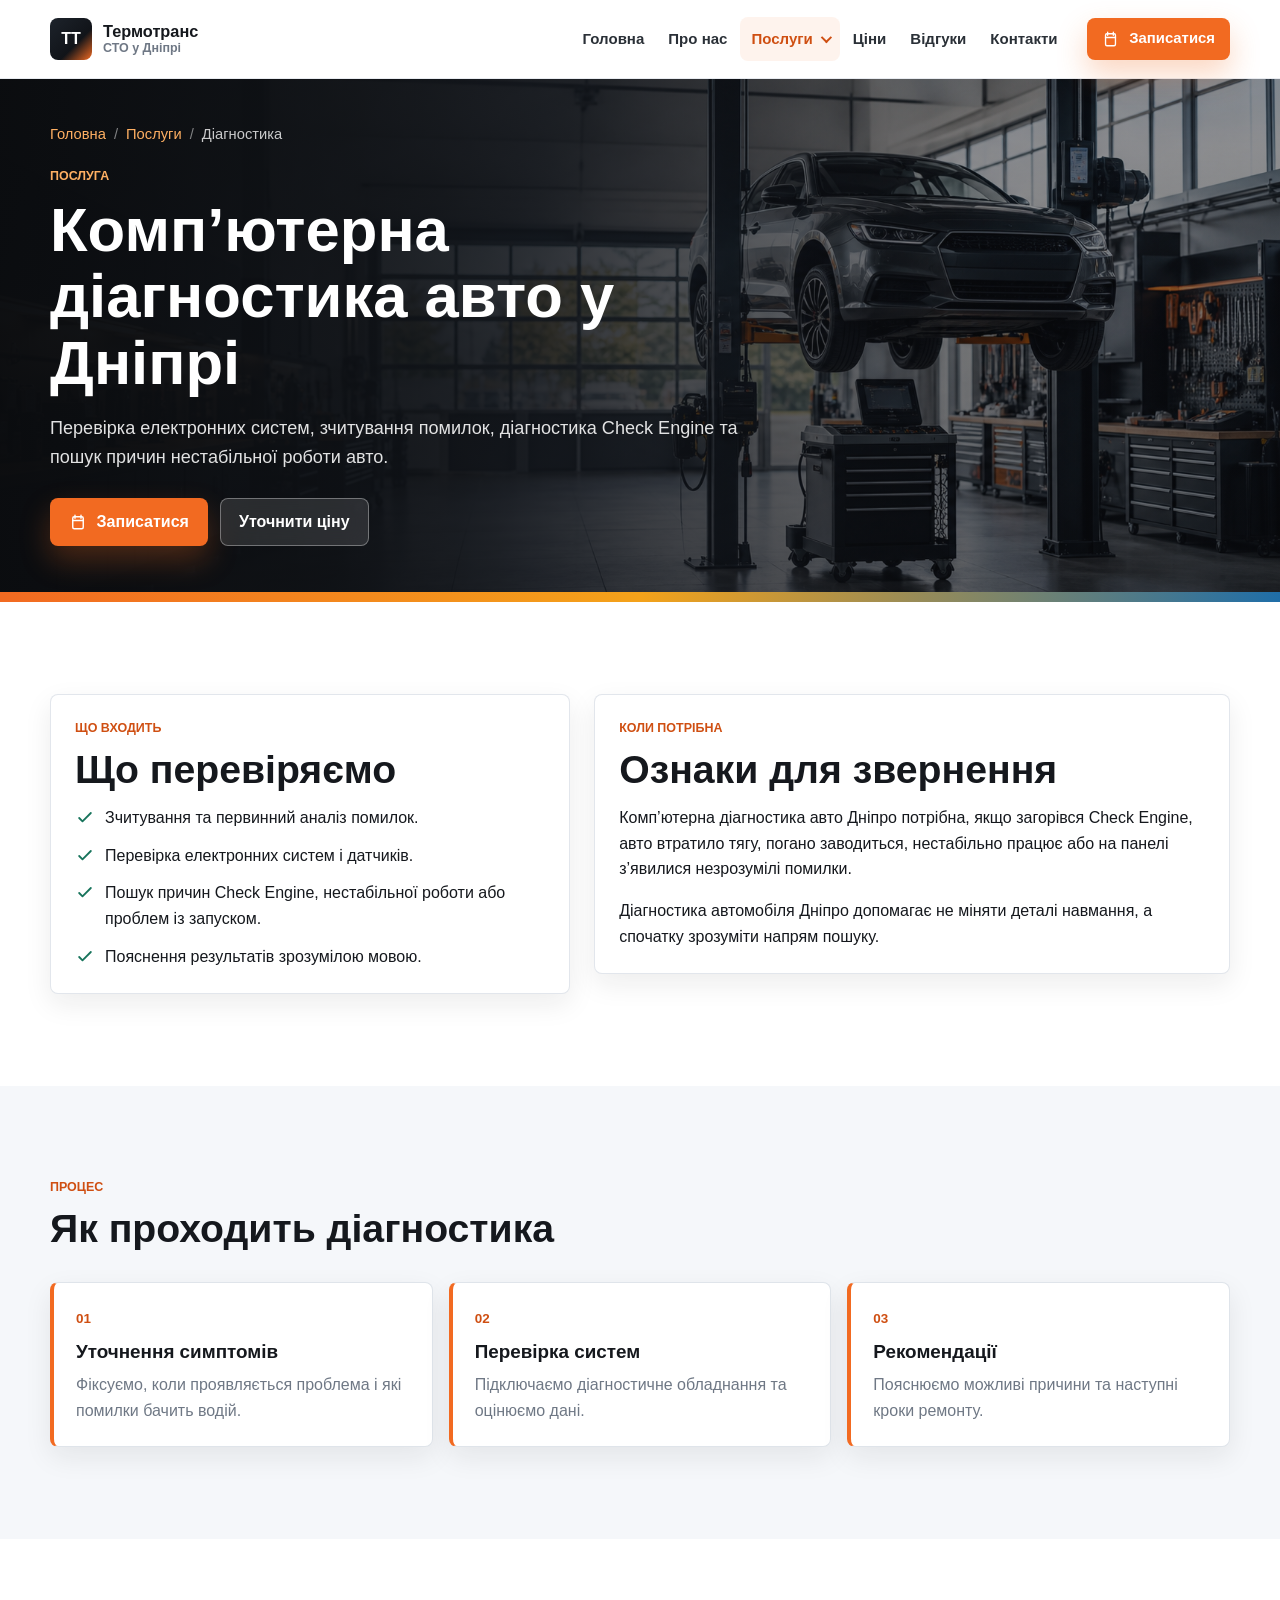
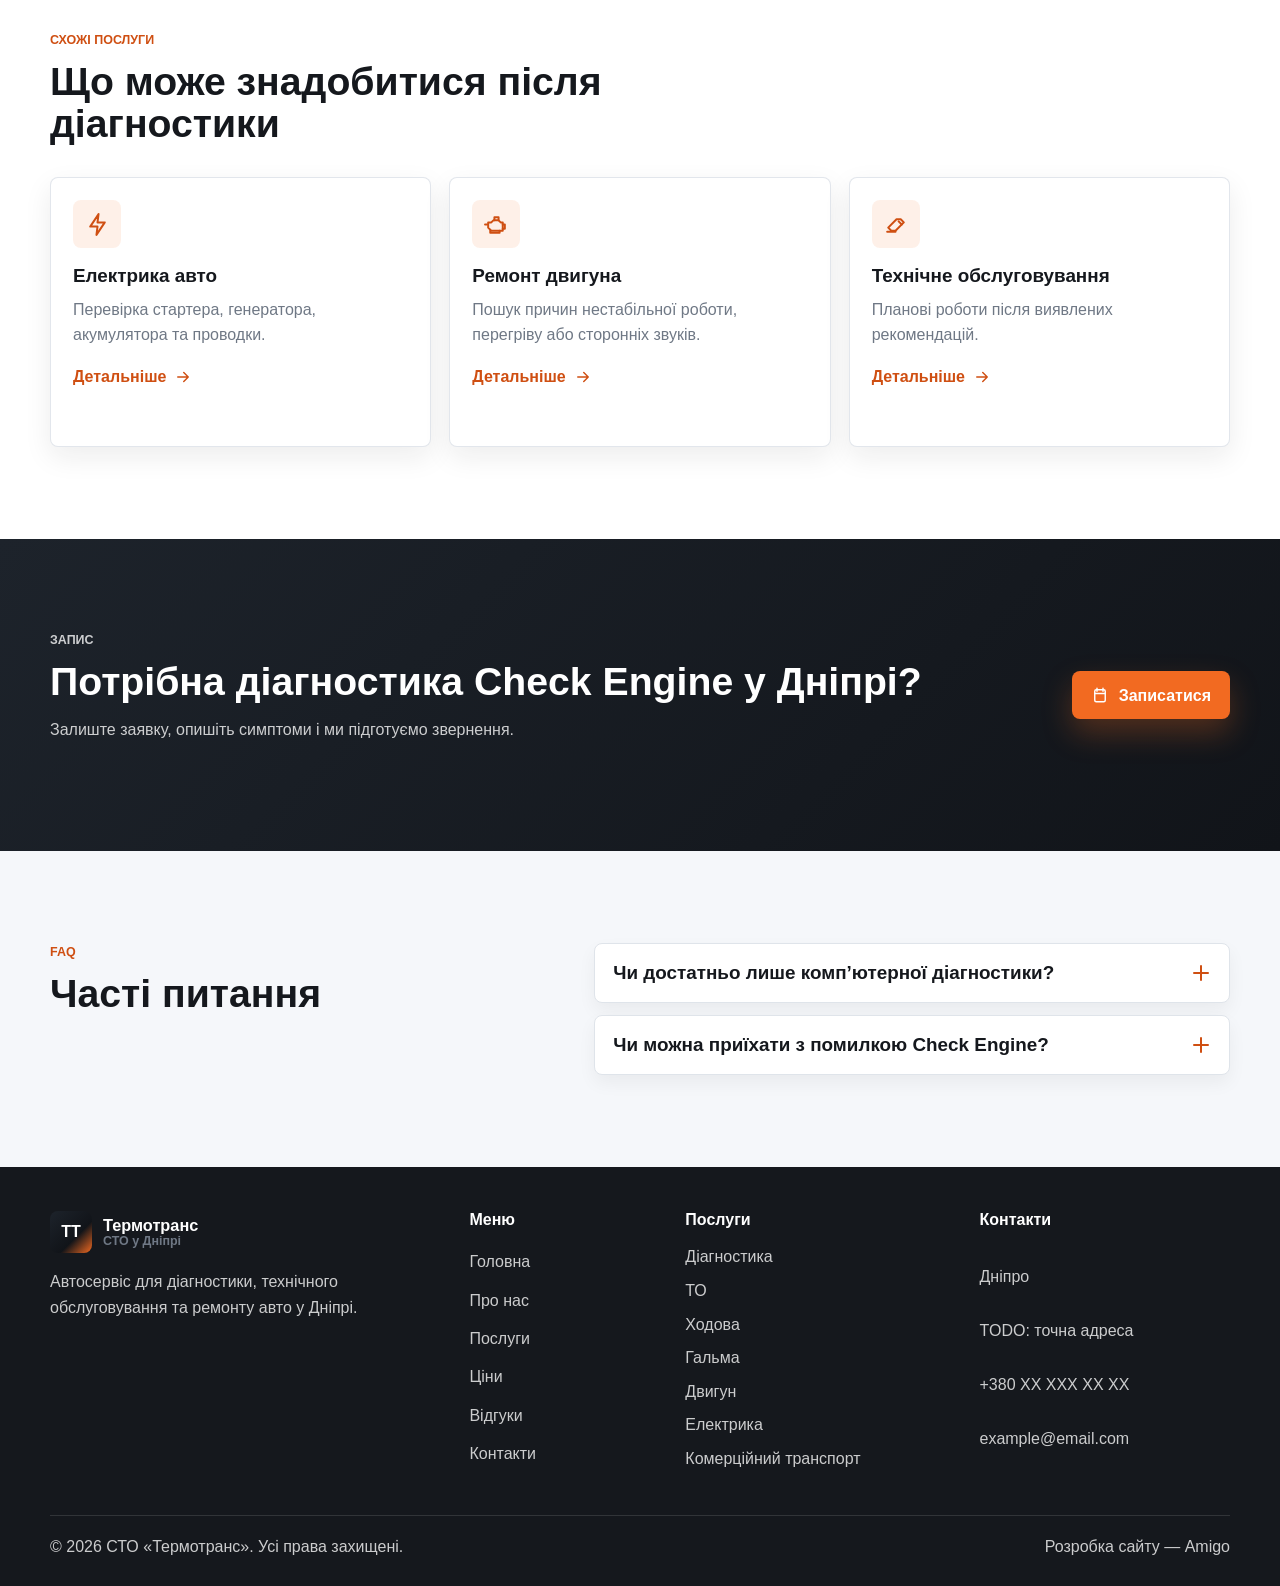
<file: service-diagnostics.html>
﻿<!doctype html>
<html lang="uk">
<head>
  <meta charset="utf-8">
  <meta name="viewport" content="width=device-width, initial-scale=1">
  <title>Комп’ютерна діагностика авто у Дніпрі — СТО Термотранс</title>
  <meta name="description" content="Комп’ютерна діагностика авто у Дніпрі: Check Engine, помилки електронних систем, пошук причин несправностей у СТО «Термотранс».">
  <meta name="robots" content="index, follow">
  <link rel="canonical" href="https://example.com/service-diagnostics.html">
  <link rel="stylesheet" href="css/styles.css">
  <meta property="og:type" content="website">
  <meta property="og:locale" content="uk_UA">
  <meta property="og:title" content="Комп’ютерна діагностика авто у Дніпрі — СТО Термотранс">
  <meta property="og:description" content="Діагностика Check Engine, електронних систем та несправностей автомобіля у Дніпрі.">
  <meta property="og:url" content="https://example.com/service-diagnostics.html">
  <meta property="og:image" content="https://example.com/assets/images/hero-workshop.png">
  <script type="application/ld+json">{"@context":"https://schema.org","@type":"Service","name":"Комп’ютерна діагностика авто","provider":{"@type":"AutoRepair","name":"СТО Термотранс"},"areaServed":"Дніпро","url":"https://example.com/service-diagnostics.html"}</script>
</head>
<body>
  <a class="skip-link" href="#main">Перейти до основного контенту</a>
  <header class="site-header" data-header><div class="container header-inner"><a class="brand" href="index.html" aria-label="Термотранс, головна сторінка"><span class="brand-mark">ТТ</span><span class="brand-text"><strong>Термотранс</strong><span>СТО у Дніпрі</span></span></a><button class="menu-toggle" type="button" aria-label="Відкрити меню" aria-expanded="false" aria-controls="site-nav" data-menu-toggle><span></span><span></span><span></span></button><nav class="site-nav" id="site-nav" aria-label="Основна навігація" data-nav><ul class="nav-list"><li><a href="index.html">Головна</a></li><li><a href="about.html">Про нас</a></li><li class="nav-dropdown"><button class="nav-dropdown-toggle" type="button" aria-expanded="false" aria-controls="services-dropdown" data-dropdown-toggle>Послуги <span class="nav-caret" aria-hidden="true"></span></button><div class="nav-dropdown-panel" id="services-dropdown"><a href="services.html">Усі послуги</a><a href="service-diagnostics.html">Діагностика</a><a href="service-maintenance.html">ТО</a><a href="service-suspension.html">Ходова</a><a href="service-brakes.html">Гальма</a><a href="service-engine.html">Двигун</a><a href="service-electric.html">Електрика</a><a href="service-commercial.html">Комерційний транспорт</a></div></li><li><a href="prices.html">Ціни</a></li><li><a href="reviews.html">Відгуки</a></li><li><a href="contacts.html">Контакти</a></li></ul><a class="btn btn--small btn--accent nav-cta" href="contacts.html?service=Комп’ютерна діагностика#contact-form"><img class="icon" src="assets/icons/calendar.svg" alt="">Записатися</a></nav></div></header>
  <main id="main">
    <section class="page-hero" aria-labelledby="page-title"><div class="container page-hero-inner"><div class="page-hero-copy reveal"><ol class="breadcrumbs"><li><a href="index.html">Головна</a></li><li><a href="services.html">Послуги</a></li><li>Діагностика</li></ol><p class="eyebrow">Послуга</p><h1 id="page-title">Комп’ютерна діагностика авто у Дніпрі</h1><p class="page-hero-lead">Перевірка електронних систем, зчитування помилок, діагностика Check Engine та пошук причин нестабільної роботи авто.</p><div class="page-actions"><a class="btn btn--accent" href="contacts.html?service=Комп’ютерна діагностика#contact-form"><img class="icon" src="assets/icons/calendar.svg" alt="">Записатися</a><a class="btn btn--light" href="prices.html">Уточнити ціну</a></div></div></div></section>
    <section class="section"><div class="container content-grid"><div class="text-panel reveal"><p class="eyebrow">Що входить</p><h2>Що перевіряємо</h2><ul class="check-list"><li><img src="assets/icons/check.svg" alt="">Зчитування та первинний аналіз помилок.</li><li><img src="assets/icons/check.svg" alt="">Перевірка електронних систем і датчиків.</li><li><img src="assets/icons/check.svg" alt="">Пошук причин Check Engine, нестабільної роботи або проблем із запуском.</li><li><img src="assets/icons/check.svg" alt="">Пояснення результатів зрозумілою мовою.</li></ul></div><div class="text-panel reveal"><p class="eyebrow">Коли потрібна</p><h2>Ознаки для звернення</h2><p>Комп’ютерна діагностика авто Дніпро потрібна, якщо загорівся Check Engine, авто втратило тягу, погано заводиться, нестабільно працює або на панелі з’явилися незрозумілі помилки.</p><p>Діагностика автомобіля Дніпро допомагає не міняти деталі навмання, а спочатку зрозуміти напрям пошуку.</p></div></div></section>
    <section class="section section-muted"><div class="container"><div class="section-header reveal"><p class="eyebrow">Процес</p><h2>Як проходить діагностика</h2></div><ol class="steps-list"><li class="step-item reveal"><span>01</span><h3>Уточнення симптомів</h3><p>Фіксуємо, коли проявляється проблема і які помилки бачить водій.</p></li><li class="step-item reveal"><span>02</span><h3>Перевірка систем</h3><p>Підключаємо діагностичне обладнання та оцінюємо дані.</p></li><li class="step-item reveal"><span>03</span><h3>Рекомендації</h3><p>Пояснюємо можливі причини та наступні кроки ремонту.</p></li></ol></div></section>
    <section class="section"><div class="container"><div class="section-header reveal"><p class="eyebrow">Схожі послуги</p><h2>Що може знадобитися після діагностики</h2></div><div class="related-grid"><article class="service-card reveal"><span class="card-icon"><img src="assets/icons/electric.svg" alt=""></span><h3>Електрика авто</h3><p>Перевірка стартера, генератора, акумулятора та проводки.</p><a href="service-electric.html">Детальніше <img src="assets/icons/arrow.svg" alt=""></a></article><article class="service-card reveal"><span class="card-icon"><img src="assets/icons/engine.svg" alt=""></span><h3>Ремонт двигуна</h3><p>Пошук причин нестабільної роботи, перегріву або сторонніх звуків.</p><a href="service-engine.html">Детальніше <img src="assets/icons/arrow.svg" alt=""></a></article><article class="service-card reveal"><span class="card-icon"><img src="assets/icons/oil.svg" alt=""></span><h3>Технічне обслуговування</h3><p>Планові роботи після виявлених рекомендацій.</p><a href="service-maintenance.html">Детальніше <img src="assets/icons/arrow.svg" alt=""></a></article></div></div></section>
    <section class="section cta-band"><div class="container cta-inner reveal"><div><p class="eyebrow">Запис</p><h2>Потрібна діагностика Check Engine у Дніпрі?</h2><p>Залиште заявку, опишіть симптоми і ми підготуємо звернення.</p></div><div class="cta-actions"><a class="btn btn--accent" href="contacts.html?service=Комп’ютерна діагностика#contact-form"><img class="icon" src="assets/icons/calendar.svg" alt="">Записатися</a></div></div></section>
    <section class="section section-muted"><div class="container faq-grid"><div class="section-header faq-intro reveal"><p class="eyebrow">FAQ</p><h2>Часті питання</h2></div><div class="faq-list reveal"><article class="faq-item"><h3><button class="faq-question" type="button" aria-expanded="false" aria-controls="diag-faq-1">Чи достатньо лише комп’ютерної діагностики?<span></span></button></h3><div class="faq-answer" id="diag-faq-1" hidden><p>Не завжди. Помилки допомагають звузити пошук, але іноді потрібен додатковий огляд вузлів.</p></div></article><article class="faq-item"><h3><button class="faq-question" type="button" aria-expanded="false" aria-controls="diag-faq-2">Чи можна приїхати з помилкою Check Engine?<span></span></button></h3><div class="faq-answer" id="diag-faq-2" hidden><p>Так, краще не відкладати перевірку, особливо якщо авто працює нестабільно.</p></div></article></div></div></section>
  </main>
  <footer class="site-footer"><div class="container footer-grid"><div class="footer-brand"><a class="brand brand--footer" href="index.html"><span class="brand-mark">ТТ</span><span class="brand-text"><strong>Термотранс</strong><span>СТО у Дніпрі</span></span></a><p>Автосервіс для діагностики, технічного обслуговування та ремонту авто у Дніпрі.</p></div><nav class="footer-nav" aria-label="Навігація у футері"><h2>Меню</h2><a href="index.html">Головна</a><a href="about.html">Про нас</a><a href="services.html">Послуги</a><a href="prices.html">Ціни</a><a href="reviews.html">Відгуки</a><a href="contacts.html">Контакти</a></nav><nav class="footer-services" aria-label="Послуги у футері"><h2>Послуги</h2><a href="service-diagnostics.html">Діагностика</a><a href="service-maintenance.html">ТО</a><a href="service-suspension.html">Ходова</a><a href="service-brakes.html">Гальма</a><a href="service-engine.html">Двигун</a><a href="service-electric.html">Електрика</a><a href="service-commercial.html">Комерційний транспорт</a></nav><div class="footer-contact"><h2>Контакти</h2><p>Дніпро</p><p>TODO: точна адреса</p><a href="tel:+380XXXXXXXXX">+380 XX XXX XX XX</a><a href="mailto:example@email.com">example@email.com</a></div></div><div class="container footer-bottom"><p>© 2026 СТО «Термотранс». Усі права захищені.</p><p>Розробка сайту — <a href="https://amigostudio.pl" rel="noopener">Amigo</a></p></div></footer>
  <a class="mobile-sticky-cta" href="contacts.html?service=Комп’ютерна діагностика#contact-form"><img class="icon" src="assets/icons/calendar.svg" alt="">Записатися</a><button class="back-to-top" type="button" aria-label="Наверх" data-back-to-top><img class="icon" src="assets/icons/up.svg" alt=""></button><script src="js/script.js" defer></script>
</body>
</html>
</file>
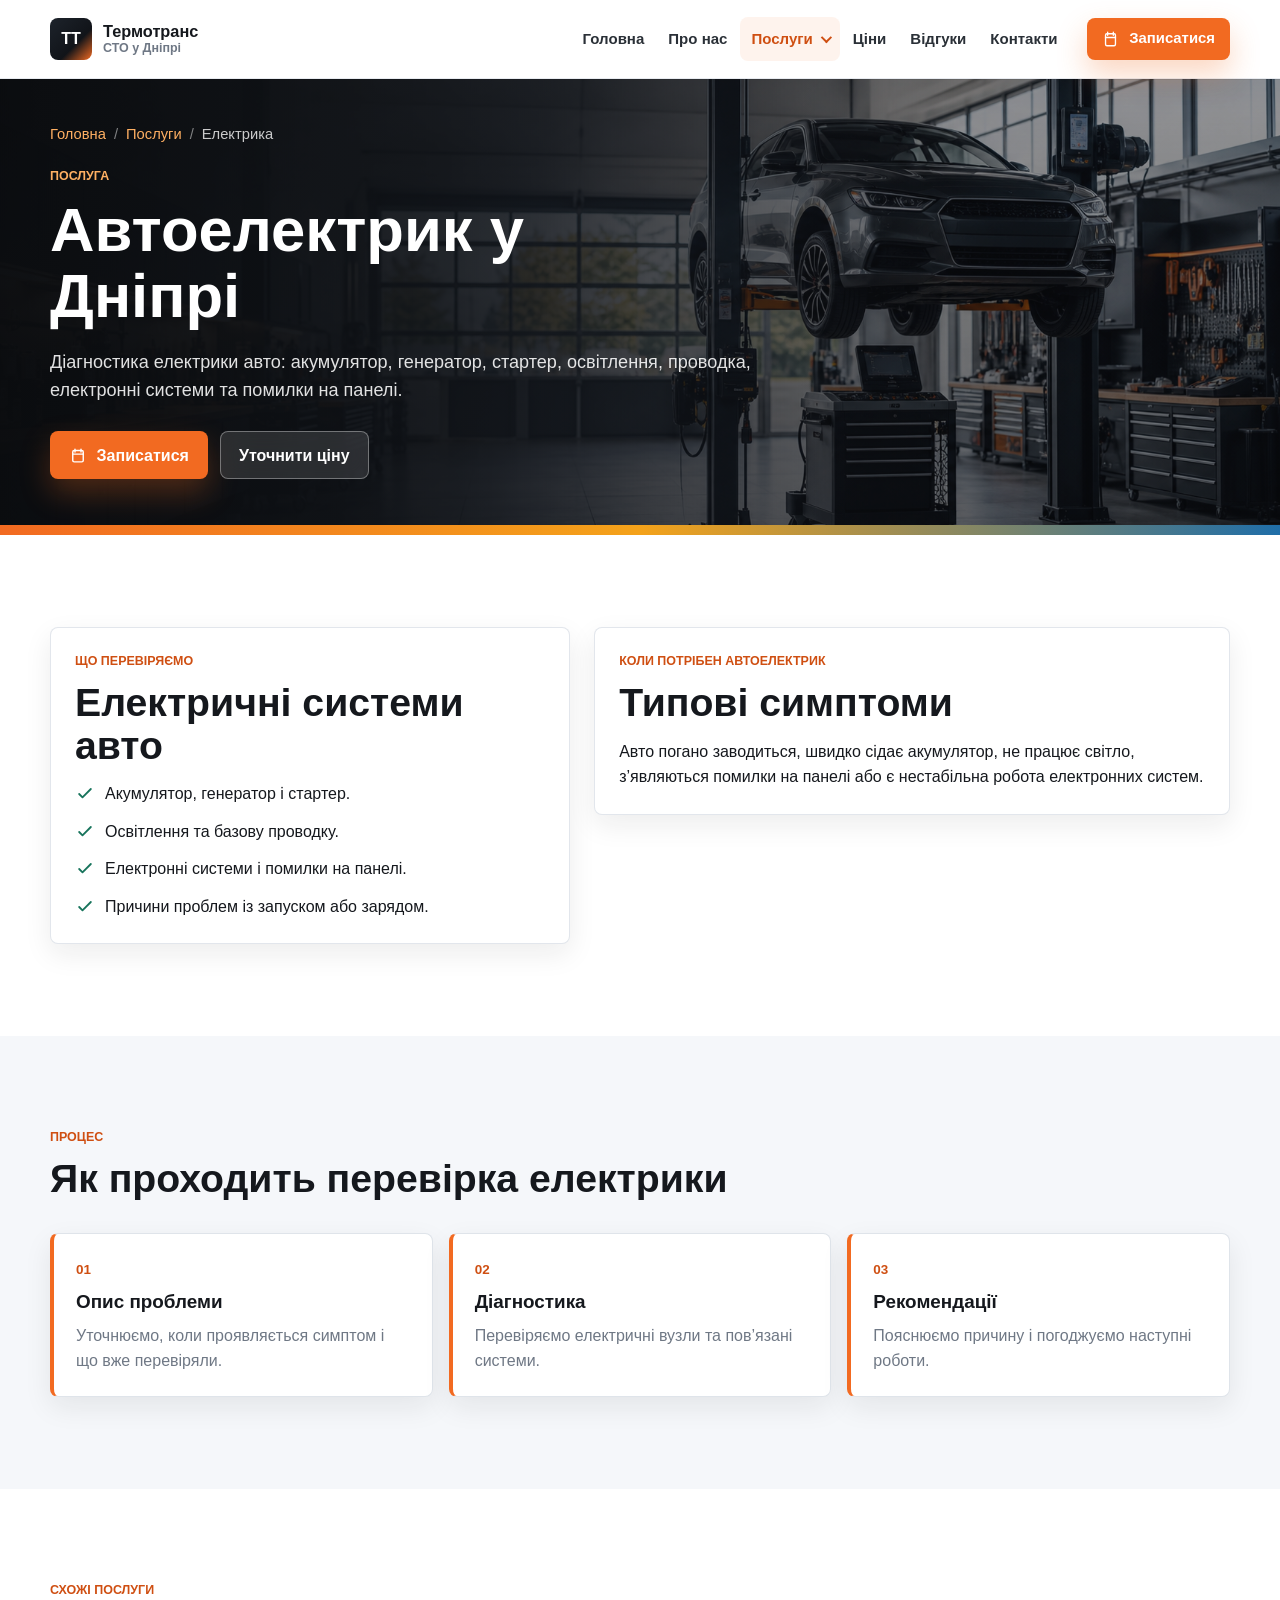
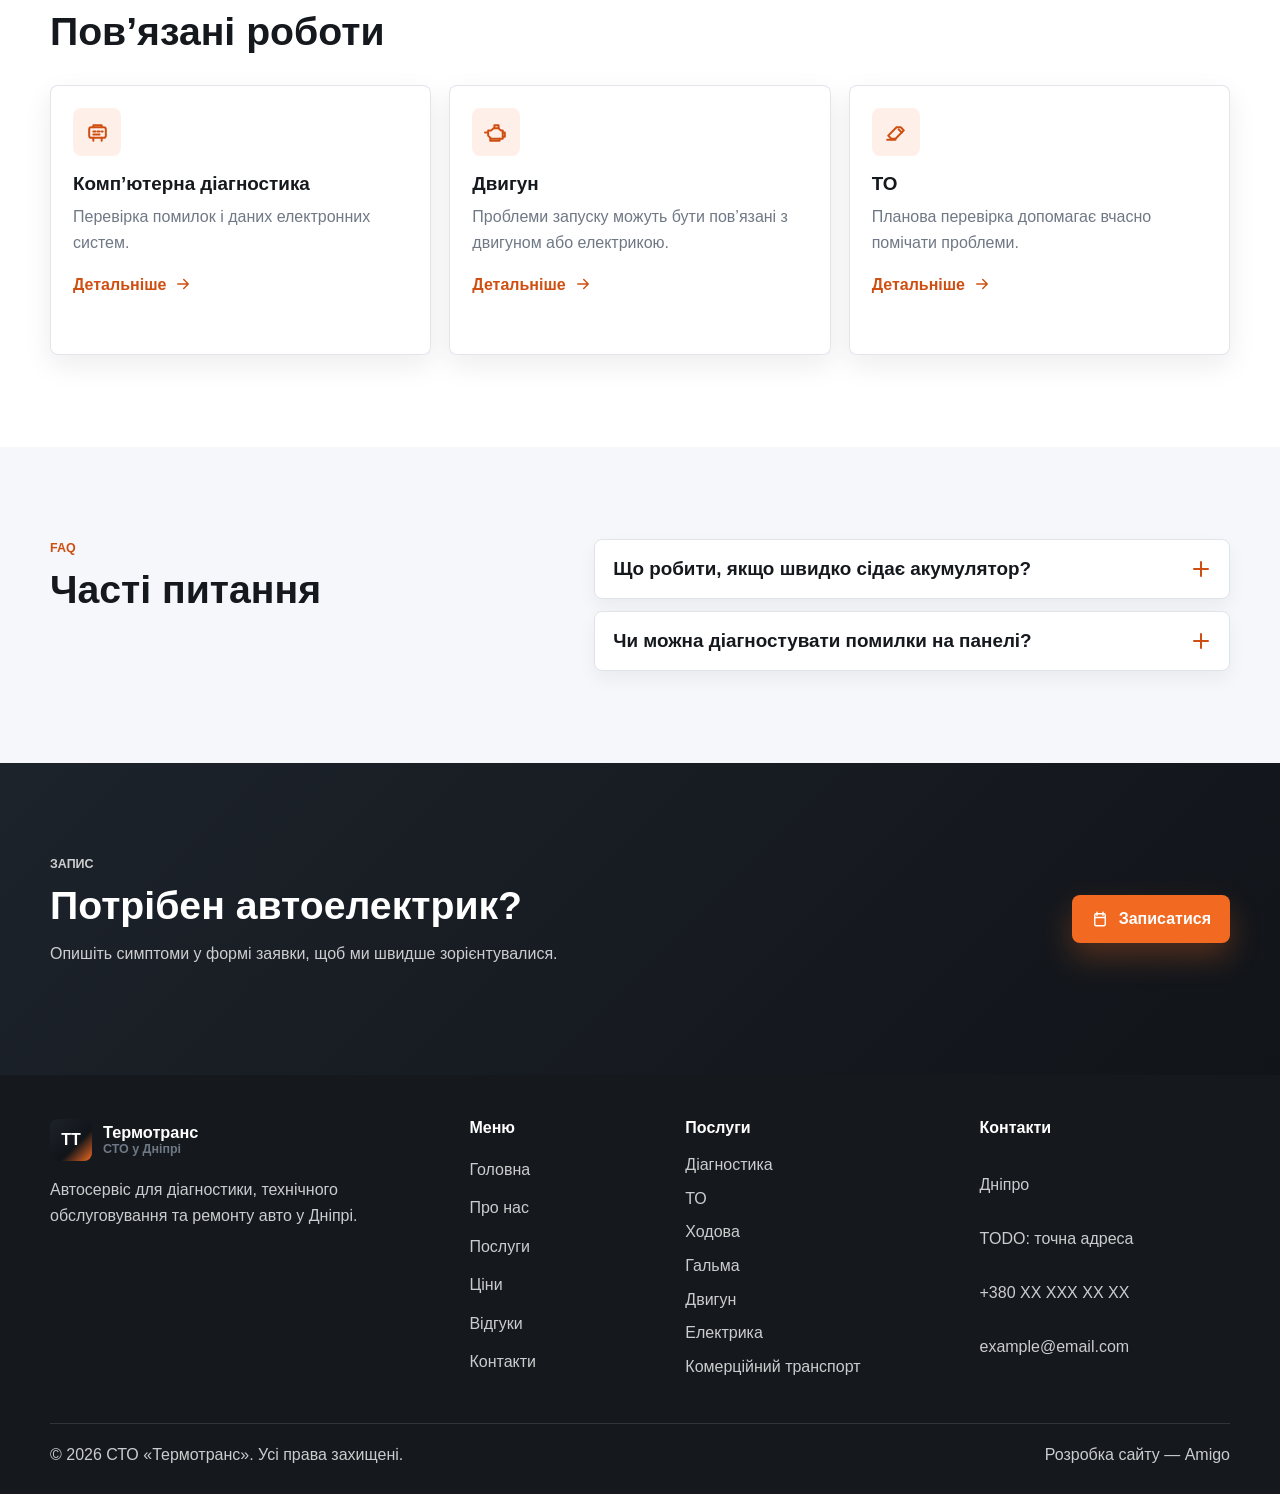
<file: service-electric.html>
﻿<!doctype html>
<html lang="uk">
<head>
  <meta charset="utf-8">
  <meta name="viewport" content="width=device-width, initial-scale=1">
  <title>Автоелектрик у Дніпрі — СТО Термотранс</title>
  <meta name="description" content="Автоелектрик у Дніпрі: акумулятор, генератор, стартер, освітлення, проводка, електронні системи та помилки на панелі.">
  <meta name="robots" content="index, follow">
  <link rel="canonical" href="https://example.com/service-electric.html">
  <link rel="stylesheet" href="css/styles.css">
  <meta property="og:type" content="website"><meta property="og:locale" content="uk_UA"><meta property="og:title" content="Автоелектрик у Дніпрі — СТО Термотранс"><meta property="og:description" content="Діагностика електрики авто: акумулятор, генератор, стартер, освітлення, проводка."><meta property="og:url" content="https://example.com/service-electric.html"><meta property="og:image" content="https://example.com/assets/images/hero-workshop.png">
  <script type="application/ld+json">{"@context":"https://schema.org","@type":"Service","name":"Електрика авто","provider":{"@type":"AutoRepair","name":"СТО Термотранс"},"areaServed":"Дніпро","url":"https://example.com/service-electric.html"}</script>
</head>
<body>
  <a class="skip-link" href="#main">Перейти до основного контенту</a>
  <header class="site-header" data-header><div class="container header-inner"><a class="brand" href="index.html"><span class="brand-mark">ТТ</span><span class="brand-text"><strong>Термотранс</strong><span>СТО у Дніпрі</span></span></a><button class="menu-toggle" type="button" aria-label="Відкрити меню" aria-expanded="false" aria-controls="site-nav" data-menu-toggle><span></span><span></span><span></span></button><nav class="site-nav" id="site-nav" aria-label="Основна навігація" data-nav><ul class="nav-list"><li><a href="index.html">Головна</a></li><li><a href="about.html">Про нас</a></li><li class="nav-dropdown"><button class="nav-dropdown-toggle" type="button" aria-expanded="false" aria-controls="services-dropdown" data-dropdown-toggle>Послуги <span class="nav-caret" aria-hidden="true"></span></button><div class="nav-dropdown-panel" id="services-dropdown"><a href="services.html">Усі послуги</a><a href="service-diagnostics.html">Діагностика</a><a href="service-maintenance.html">ТО</a><a href="service-suspension.html">Ходова</a><a href="service-brakes.html">Гальма</a><a href="service-engine.html">Двигун</a><a href="service-electric.html">Електрика</a><a href="service-commercial.html">Комерційний транспорт</a></div></li><li><a href="prices.html">Ціни</a></li><li><a href="reviews.html">Відгуки</a></li><li><a href="contacts.html">Контакти</a></li></ul><a class="btn btn--small btn--accent nav-cta" href="contacts.html?service=Електрика авто#contact-form"><img class="icon" src="assets/icons/calendar.svg" alt="">Записатися</a></nav></div></header>
  <main id="main">
    <section class="page-hero" aria-labelledby="page-title"><div class="container page-hero-inner"><div class="page-hero-copy reveal"><ol class="breadcrumbs"><li><a href="index.html">Головна</a></li><li><a href="services.html">Послуги</a></li><li>Електрика</li></ol><p class="eyebrow">Послуга</p><h1 id="page-title">Автоелектрик у Дніпрі</h1><p class="page-hero-lead">Діагностика електрики авто: акумулятор, генератор, стартер, освітлення, проводка, електронні системи та помилки на панелі.</p><div class="page-actions"><a class="btn btn--accent" href="contacts.html?service=Електрика авто#contact-form"><img class="icon" src="assets/icons/calendar.svg" alt="">Записатися</a><a class="btn btn--light" href="prices.html">Уточнити ціну</a></div></div></div></section>
    <section class="section"><div class="container content-grid"><div class="text-panel reveal"><p class="eyebrow">Що перевіряємо</p><h2>Електричні системи авто</h2><ul class="check-list"><li><img src="assets/icons/check.svg" alt="">Акумулятор, генератор і стартер.</li><li><img src="assets/icons/check.svg" alt="">Освітлення та базову проводку.</li><li><img src="assets/icons/check.svg" alt="">Електронні системи і помилки на панелі.</li><li><img src="assets/icons/check.svg" alt="">Причини проблем із запуском або зарядом.</li></ul></div><div class="text-panel reveal"><p class="eyebrow">Коли потрібен автоелектрик</p><h2>Типові симптоми</h2><p>Авто погано заводиться, швидко сідає акумулятор, не працює світло, з’являються помилки на панелі або є нестабільна робота електронних систем.</p></div></div></section>
    <section class="section section-muted"><div class="container"><div class="section-header reveal"><p class="eyebrow">Процес</p><h2>Як проходить перевірка електрики</h2></div><ol class="steps-list"><li class="step-item reveal"><span>01</span><h3>Опис проблеми</h3><p>Уточнюємо, коли проявляється симптом і що вже перевіряли.</p></li><li class="step-item reveal"><span>02</span><h3>Діагностика</h3><p>Перевіряємо електричні вузли та пов’язані системи.</p></li><li class="step-item reveal"><span>03</span><h3>Рекомендації</h3><p>Пояснюємо причину і погоджуємо наступні роботи.</p></li></ol></div></section>
    <section class="section"><div class="container"><div class="section-header reveal"><p class="eyebrow">Схожі послуги</p><h2>Пов’язані роботи</h2></div><div class="related-grid"><article class="service-card reveal"><span class="card-icon"><img src="assets/icons/diagnostic.svg" alt=""></span><h3>Комп’ютерна діагностика</h3><p>Перевірка помилок і даних електронних систем.</p><a href="service-diagnostics.html">Детальніше <img src="assets/icons/arrow.svg" alt=""></a></article><article class="service-card reveal"><span class="card-icon"><img src="assets/icons/engine.svg" alt=""></span><h3>Двигун</h3><p>Проблеми запуску можуть бути пов’язані з двигуном або електрикою.</p><a href="service-engine.html">Детальніше <img src="assets/icons/arrow.svg" alt=""></a></article><article class="service-card reveal"><span class="card-icon"><img src="assets/icons/oil.svg" alt=""></span><h3>ТО</h3><p>Планова перевірка допомагає вчасно помічати проблеми.</p><a href="service-maintenance.html">Детальніше <img src="assets/icons/arrow.svg" alt=""></a></article></div></div></section>
    <section class="section section-muted"><div class="container faq-grid"><div class="section-header faq-intro reveal"><p class="eyebrow">FAQ</p><h2>Часті питання</h2></div><div class="faq-list reveal"><article class="faq-item"><h3><button class="faq-question" type="button" aria-expanded="false" aria-controls="electric-faq-1">Що робити, якщо швидко сідає акумулятор?<span></span></button></h3><div class="faq-answer" id="electric-faq-1" hidden><p>Варто перевірити акумулятор, генератор і можливе споживання струму після вимкнення авто.</p></div></article><article class="faq-item"><h3><button class="faq-question" type="button" aria-expanded="false" aria-controls="electric-faq-2">Чи можна діагностувати помилки на панелі?<span></span></button></h3><div class="faq-answer" id="electric-faq-2" hidden><p>Так, для цього може знадобитися комп’ютерна діагностика та додатковий огляд.</p></div></article></div></div></section>
    <section class="section cta-band"><div class="container cta-inner reveal"><div><p class="eyebrow">Запис</p><h2>Потрібен автоелектрик?</h2><p>Опишіть симптоми у формі заявки, щоб ми швидше зорієнтувалися.</p></div><div class="cta-actions"><a class="btn btn--accent" href="contacts.html?service=Електрика авто#contact-form"><img class="icon" src="assets/icons/calendar.svg" alt="">Записатися</a></div></div></section>
  </main>
  <footer class="site-footer"><div class="container footer-grid"><div class="footer-brand"><a class="brand brand--footer" href="index.html"><span class="brand-mark">ТТ</span><span class="brand-text"><strong>Термотранс</strong><span>СТО у Дніпрі</span></span></a><p>Автосервіс для діагностики, технічного обслуговування та ремонту авто у Дніпрі.</p></div><nav class="footer-nav" aria-label="Навігація у футері"><h2>Меню</h2><a href="index.html">Головна</a><a href="about.html">Про нас</a><a href="services.html">Послуги</a><a href="prices.html">Ціни</a><a href="reviews.html">Відгуки</a><a href="contacts.html">Контакти</a></nav><nav class="footer-services" aria-label="Послуги у футері"><h2>Послуги</h2><a href="service-diagnostics.html">Діагностика</a><a href="service-maintenance.html">ТО</a><a href="service-suspension.html">Ходова</a><a href="service-brakes.html">Гальма</a><a href="service-engine.html">Двигун</a><a href="service-electric.html">Електрика</a><a href="service-commercial.html">Комерційний транспорт</a></nav><div class="footer-contact"><h2>Контакти</h2><p>Дніпро</p><p>TODO: точна адреса</p><a href="tel:+380XXXXXXXXX">+380 XX XXX XX XX</a><a href="mailto:example@email.com">example@email.com</a></div></div><div class="container footer-bottom"><p>© 2026 СТО «Термотранс». Усі права захищені.</p><p>Розробка сайту — <a href="https://amigostudio.pl" rel="noopener">Amigo</a></p></div></footer>
  <a class="mobile-sticky-cta" href="contacts.html?service=Електрика авто#contact-form"><img class="icon" src="assets/icons/calendar.svg" alt="">Записатися</a><button class="back-to-top" type="button" aria-label="Наверх" data-back-to-top><img class="icon" src="assets/icons/up.svg" alt=""></button><script src="js/script.js" defer></script>
</body>
</html>
</file>
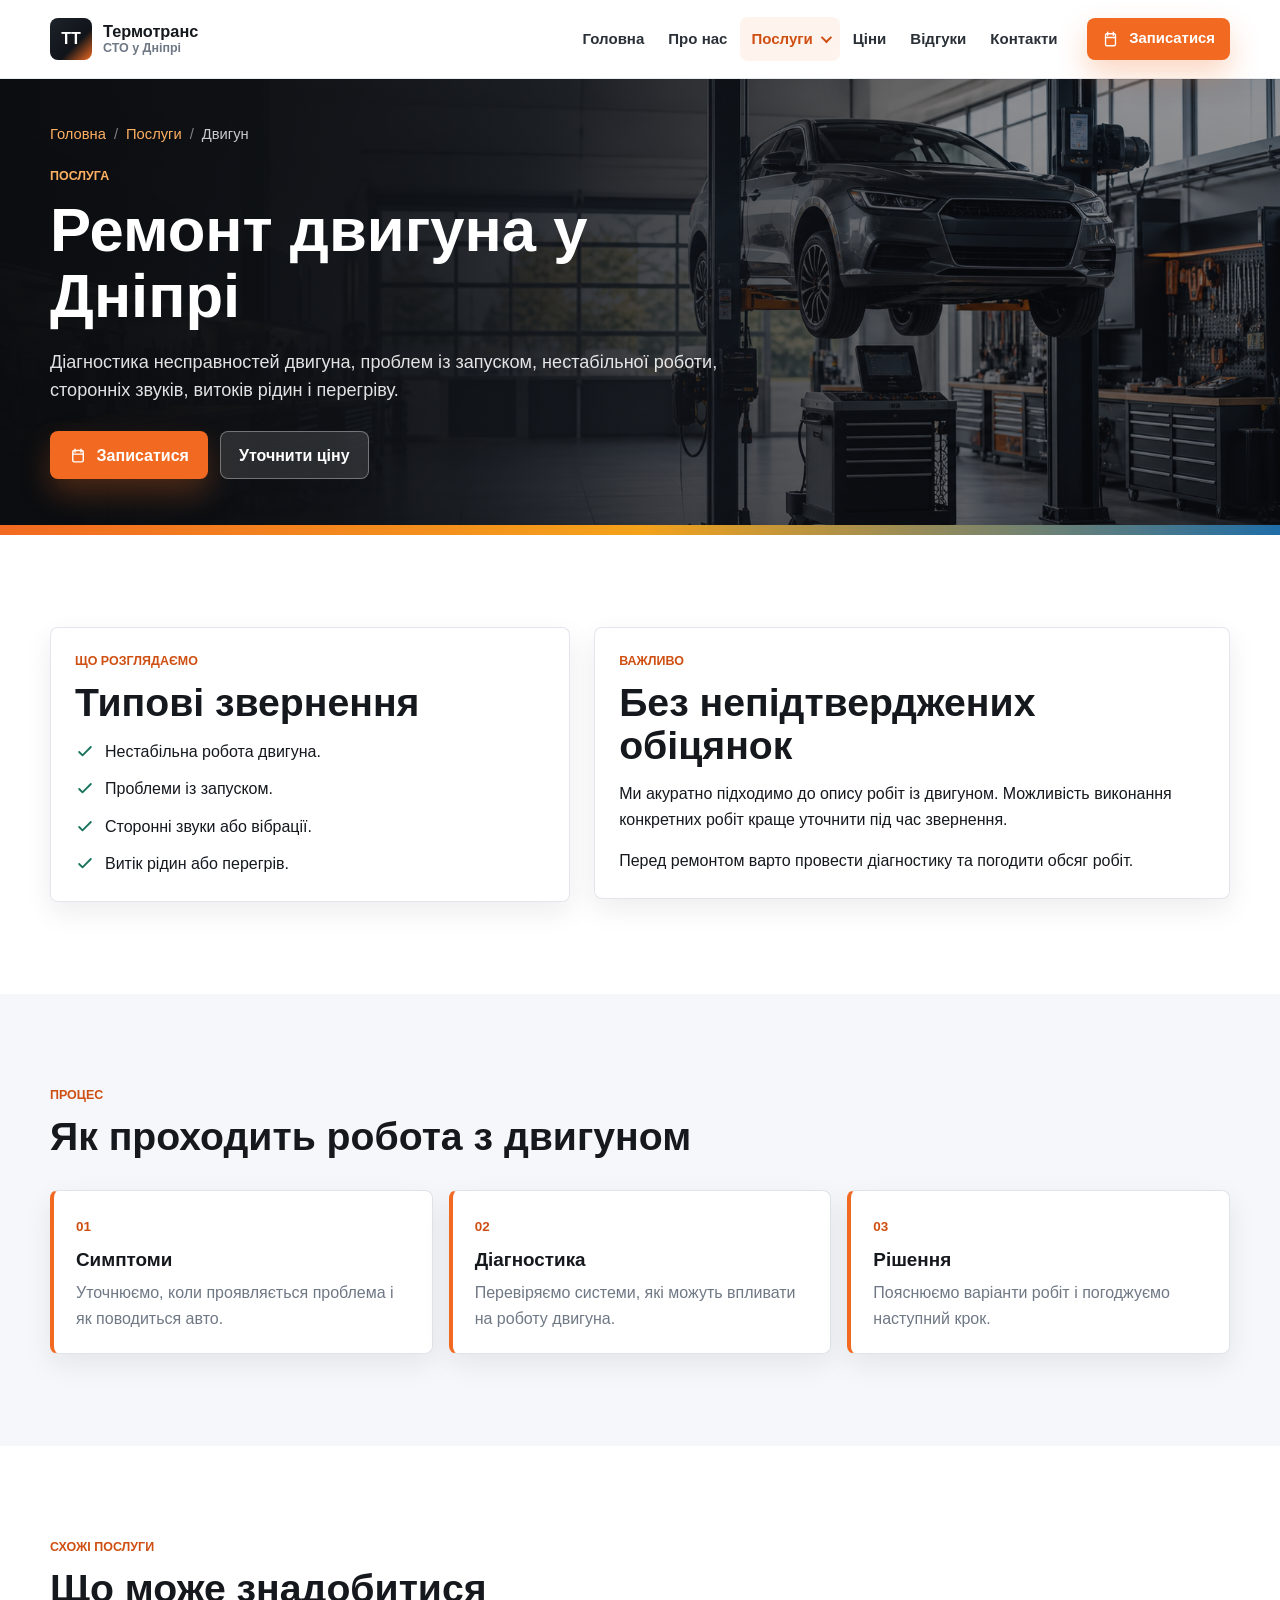
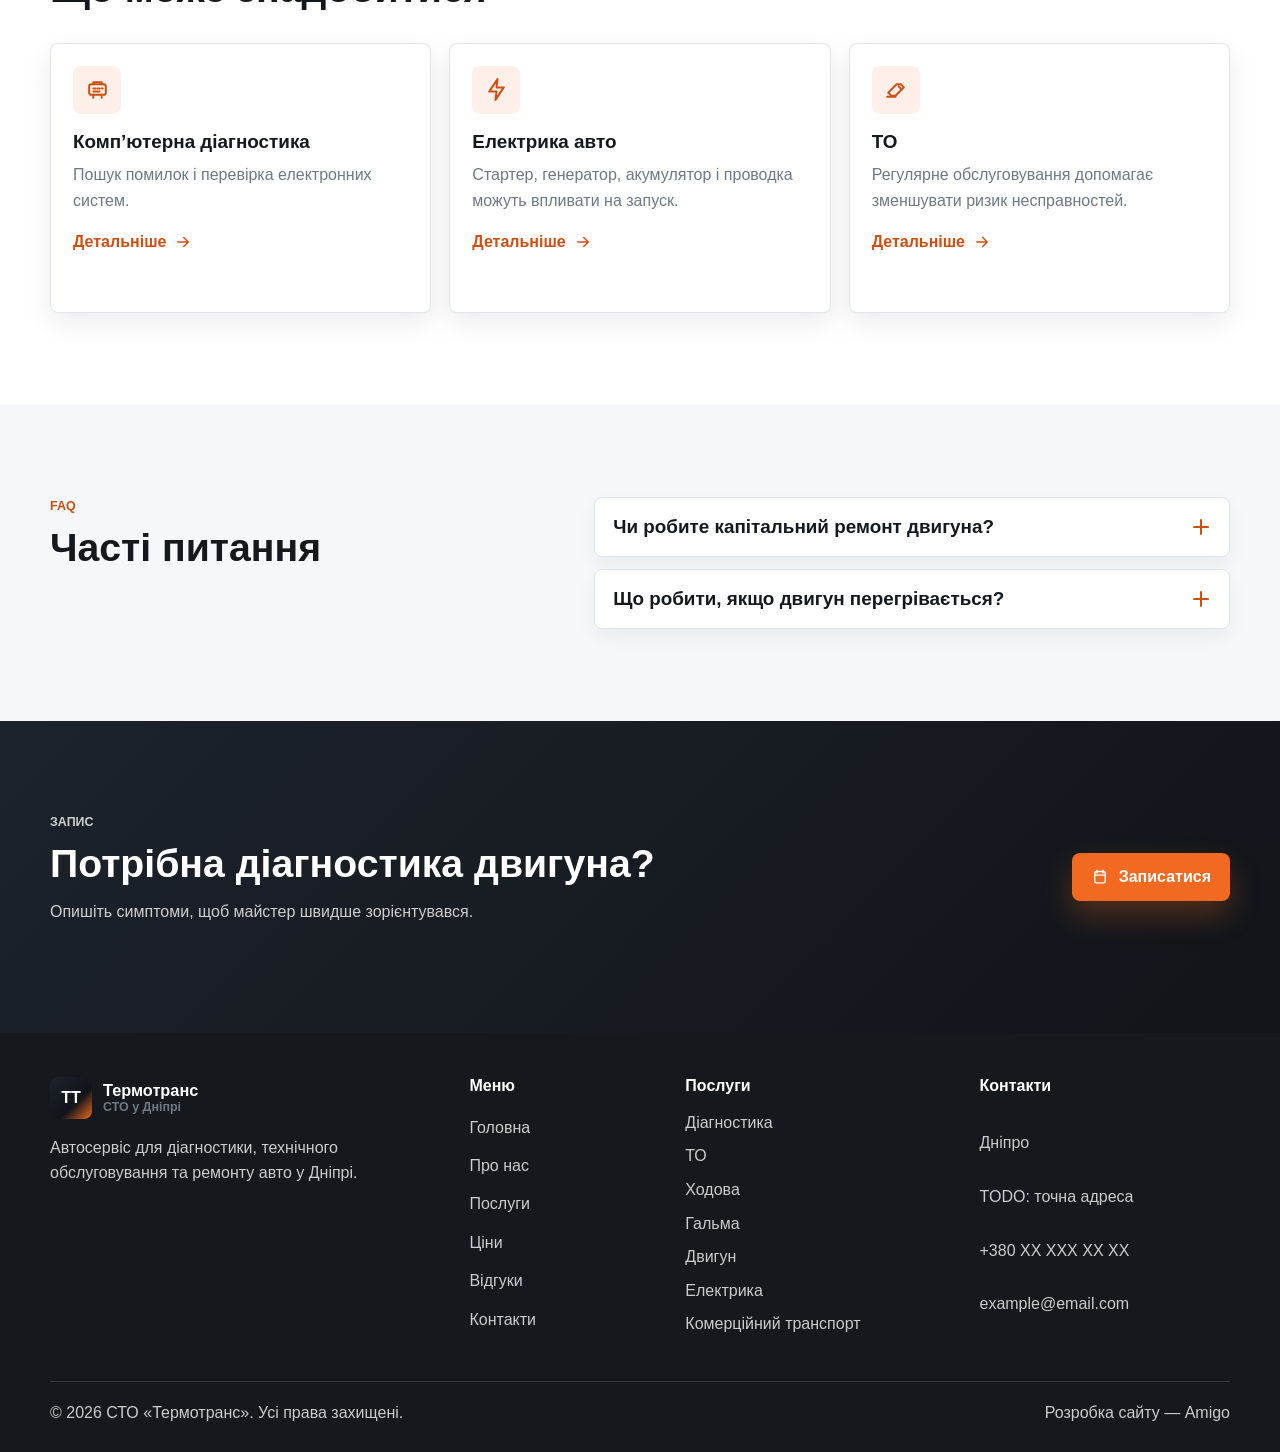
<file: service-engine.html>
﻿<!doctype html>
<html lang="uk">
<head>
  <meta charset="utf-8">
  <meta name="viewport" content="width=device-width, initial-scale=1">
  <title>Ремонт двигуна у Дніпрі — СТО Термотранс</title>
  <meta name="description" content="Ремонт двигуна у Дніпрі: діагностика, нестабільна робота, проблеми із запуском, сторонні звуки, витік рідин та перегрів.">
  <meta name="robots" content="index, follow">
  <link rel="canonical" href="https://example.com/service-engine.html">
  <link rel="stylesheet" href="css/styles.css">
  <meta property="og:type" content="website"><meta property="og:locale" content="uk_UA"><meta property="og:title" content="Ремонт двигуна у Дніпрі — СТО Термотранс"><meta property="og:description" content="Діагностика та ремонт окремих несправностей двигуна у Дніпрі."><meta property="og:url" content="https://example.com/service-engine.html"><meta property="og:image" content="https://example.com/assets/images/hero-workshop.png">
  <script type="application/ld+json">{"@context":"https://schema.org","@type":"Service","name":"Ремонт двигуна","provider":{"@type":"AutoRepair","name":"СТО Термотранс"},"areaServed":"Дніпро","url":"https://example.com/service-engine.html"}</script>
</head>
<body>
  <a class="skip-link" href="#main">Перейти до основного контенту</a>
  <header class="site-header" data-header><div class="container header-inner"><a class="brand" href="index.html"><span class="brand-mark">ТТ</span><span class="brand-text"><strong>Термотранс</strong><span>СТО у Дніпрі</span></span></a><button class="menu-toggle" type="button" aria-label="Відкрити меню" aria-expanded="false" aria-controls="site-nav" data-menu-toggle><span></span><span></span><span></span></button><nav class="site-nav" id="site-nav" aria-label="Основна навігація" data-nav><ul class="nav-list"><li><a href="index.html">Головна</a></li><li><a href="about.html">Про нас</a></li><li class="nav-dropdown"><button class="nav-dropdown-toggle" type="button" aria-expanded="false" aria-controls="services-dropdown" data-dropdown-toggle>Послуги <span class="nav-caret" aria-hidden="true"></span></button><div class="nav-dropdown-panel" id="services-dropdown"><a href="services.html">Усі послуги</a><a href="service-diagnostics.html">Діагностика</a><a href="service-maintenance.html">ТО</a><a href="service-suspension.html">Ходова</a><a href="service-brakes.html">Гальма</a><a href="service-engine.html">Двигун</a><a href="service-electric.html">Електрика</a><a href="service-commercial.html">Комерційний транспорт</a></div></li><li><a href="prices.html">Ціни</a></li><li><a href="reviews.html">Відгуки</a></li><li><a href="contacts.html">Контакти</a></li></ul><a class="btn btn--small btn--accent nav-cta" href="contacts.html?service=Ремонт двигуна#contact-form"><img class="icon" src="assets/icons/calendar.svg" alt="">Записатися</a></nav></div></header>
  <main id="main">
    <section class="page-hero" aria-labelledby="page-title"><div class="container page-hero-inner"><div class="page-hero-copy reveal"><ol class="breadcrumbs"><li><a href="index.html">Головна</a></li><li><a href="services.html">Послуги</a></li><li>Двигун</li></ol><p class="eyebrow">Послуга</p><h1 id="page-title">Ремонт двигуна у Дніпрі</h1><p class="page-hero-lead">Діагностика несправностей двигуна, проблем із запуском, нестабільної роботи, сторонніх звуків, витоків рідин і перегріву.</p><div class="page-actions"><a class="btn btn--accent" href="contacts.html?service=Ремонт двигуна#contact-form"><img class="icon" src="assets/icons/calendar.svg" alt="">Записатися</a><a class="btn btn--light" href="prices.html">Уточнити ціну</a></div></div></div></section>
    <section class="section"><div class="container content-grid"><div class="text-panel reveal"><p class="eyebrow">Що розглядаємо</p><h2>Типові звернення</h2><ul class="check-list"><li><img src="assets/icons/check.svg" alt="">Нестабільна робота двигуна.</li><li><img src="assets/icons/check.svg" alt="">Проблеми із запуском.</li><li><img src="assets/icons/check.svg" alt="">Сторонні звуки або вібрації.</li><li><img src="assets/icons/check.svg" alt="">Витік рідин або перегрів.</li></ul></div><div class="text-panel reveal"><p class="eyebrow">Важливо</p><h2>Без непідтверджених обіцянок</h2><p>Ми акуратно підходимо до опису робіт із двигуном. Можливість виконання конкретних робіт краще уточнити під час звернення.</p><p>Перед ремонтом варто провести діагностику та погодити обсяг робіт.</p></div></div></section>
    <section class="section section-muted"><div class="container"><div class="section-header reveal"><p class="eyebrow">Процес</p><h2>Як проходить робота з двигуном</h2></div><ol class="steps-list"><li class="step-item reveal"><span>01</span><h3>Симптоми</h3><p>Уточнюємо, коли проявляється проблема і як поводиться авто.</p></li><li class="step-item reveal"><span>02</span><h3>Діагностика</h3><p>Перевіряємо системи, які можуть впливати на роботу двигуна.</p></li><li class="step-item reveal"><span>03</span><h3>Рішення</h3><p>Пояснюємо варіанти робіт і погоджуємо наступний крок.</p></li></ol></div></section>
    <section class="section"><div class="container"><div class="section-header reveal"><p class="eyebrow">Схожі послуги</p><h2>Що може знадобитися</h2></div><div class="related-grid"><article class="service-card reveal"><span class="card-icon"><img src="assets/icons/diagnostic.svg" alt=""></span><h3>Комп’ютерна діагностика</h3><p>Пошук помилок і перевірка електронних систем.</p><a href="service-diagnostics.html">Детальніше <img src="assets/icons/arrow.svg" alt=""></a></article><article class="service-card reveal"><span class="card-icon"><img src="assets/icons/electric.svg" alt=""></span><h3>Електрика авто</h3><p>Стартер, генератор, акумулятор і проводка можуть впливати на запуск.</p><a href="service-electric.html">Детальніше <img src="assets/icons/arrow.svg" alt=""></a></article><article class="service-card reveal"><span class="card-icon"><img src="assets/icons/oil.svg" alt=""></span><h3>ТО</h3><p>Регулярне обслуговування допомагає зменшувати ризик несправностей.</p><a href="service-maintenance.html">Детальніше <img src="assets/icons/arrow.svg" alt=""></a></article></div></div></section>
    <section class="section section-muted"><div class="container faq-grid"><div class="section-header faq-intro reveal"><p class="eyebrow">FAQ</p><h2>Часті питання</h2></div><div class="faq-list reveal"><article class="faq-item"><h3><button class="faq-question" type="button" aria-expanded="false" aria-controls="engine-faq-1">Чи робите капітальний ремонт двигуна?<span></span></button></h3><div class="faq-answer" id="engine-faq-1" hidden><p>Можливість виконання конкретних робіт краще уточнити під час звернення та після діагностики.</p></div></article><article class="faq-item"><h3><button class="faq-question" type="button" aria-expanded="false" aria-controls="engine-faq-2">Що робити, якщо двигун перегрівається?<span></span></button></h3><div class="faq-answer" id="engine-faq-2" hidden><p>Краще не продовжувати активну експлуатацію і звернутися на діагностику, щоб не погіршити стан вузлів.</p></div></article></div></div></section>
    <section class="section cta-band"><div class="container cta-inner reveal"><div><p class="eyebrow">Запис</p><h2>Потрібна діагностика двигуна?</h2><p>Опишіть симптоми, щоб майстер швидше зорієнтувався.</p></div><div class="cta-actions"><a class="btn btn--accent" href="contacts.html?service=Ремонт двигуна#contact-form"><img class="icon" src="assets/icons/calendar.svg" alt="">Записатися</a></div></div></section>
  </main>
  <footer class="site-footer"><div class="container footer-grid"><div class="footer-brand"><a class="brand brand--footer" href="index.html"><span class="brand-mark">ТТ</span><span class="brand-text"><strong>Термотранс</strong><span>СТО у Дніпрі</span></span></a><p>Автосервіс для діагностики, технічного обслуговування та ремонту авто у Дніпрі.</p></div><nav class="footer-nav" aria-label="Навігація у футері"><h2>Меню</h2><a href="index.html">Головна</a><a href="about.html">Про нас</a><a href="services.html">Послуги</a><a href="prices.html">Ціни</a><a href="reviews.html">Відгуки</a><a href="contacts.html">Контакти</a></nav><nav class="footer-services" aria-label="Послуги у футері"><h2>Послуги</h2><a href="service-diagnostics.html">Діагностика</a><a href="service-maintenance.html">ТО</a><a href="service-suspension.html">Ходова</a><a href="service-brakes.html">Гальма</a><a href="service-engine.html">Двигун</a><a href="service-electric.html">Електрика</a><a href="service-commercial.html">Комерційний транспорт</a></nav><div class="footer-contact"><h2>Контакти</h2><p>Дніпро</p><p>TODO: точна адреса</p><a href="tel:+380XXXXXXXXX">+380 XX XXX XX XX</a><a href="mailto:example@email.com">example@email.com</a></div></div><div class="container footer-bottom"><p>© 2026 СТО «Термотранс». Усі права захищені.</p><p>Розробка сайту — <a href="https://amigostudio.pl" rel="noopener">Amigo</a></p></div></footer>
  <a class="mobile-sticky-cta" href="contacts.html?service=Ремонт двигуна#contact-form"><img class="icon" src="assets/icons/calendar.svg" alt="">Записатися</a><button class="back-to-top" type="button" aria-label="Наверх" data-back-to-top><img class="icon" src="assets/icons/up.svg" alt=""></button><script src="js/script.js" defer></script>
</body>
</html>
</file>
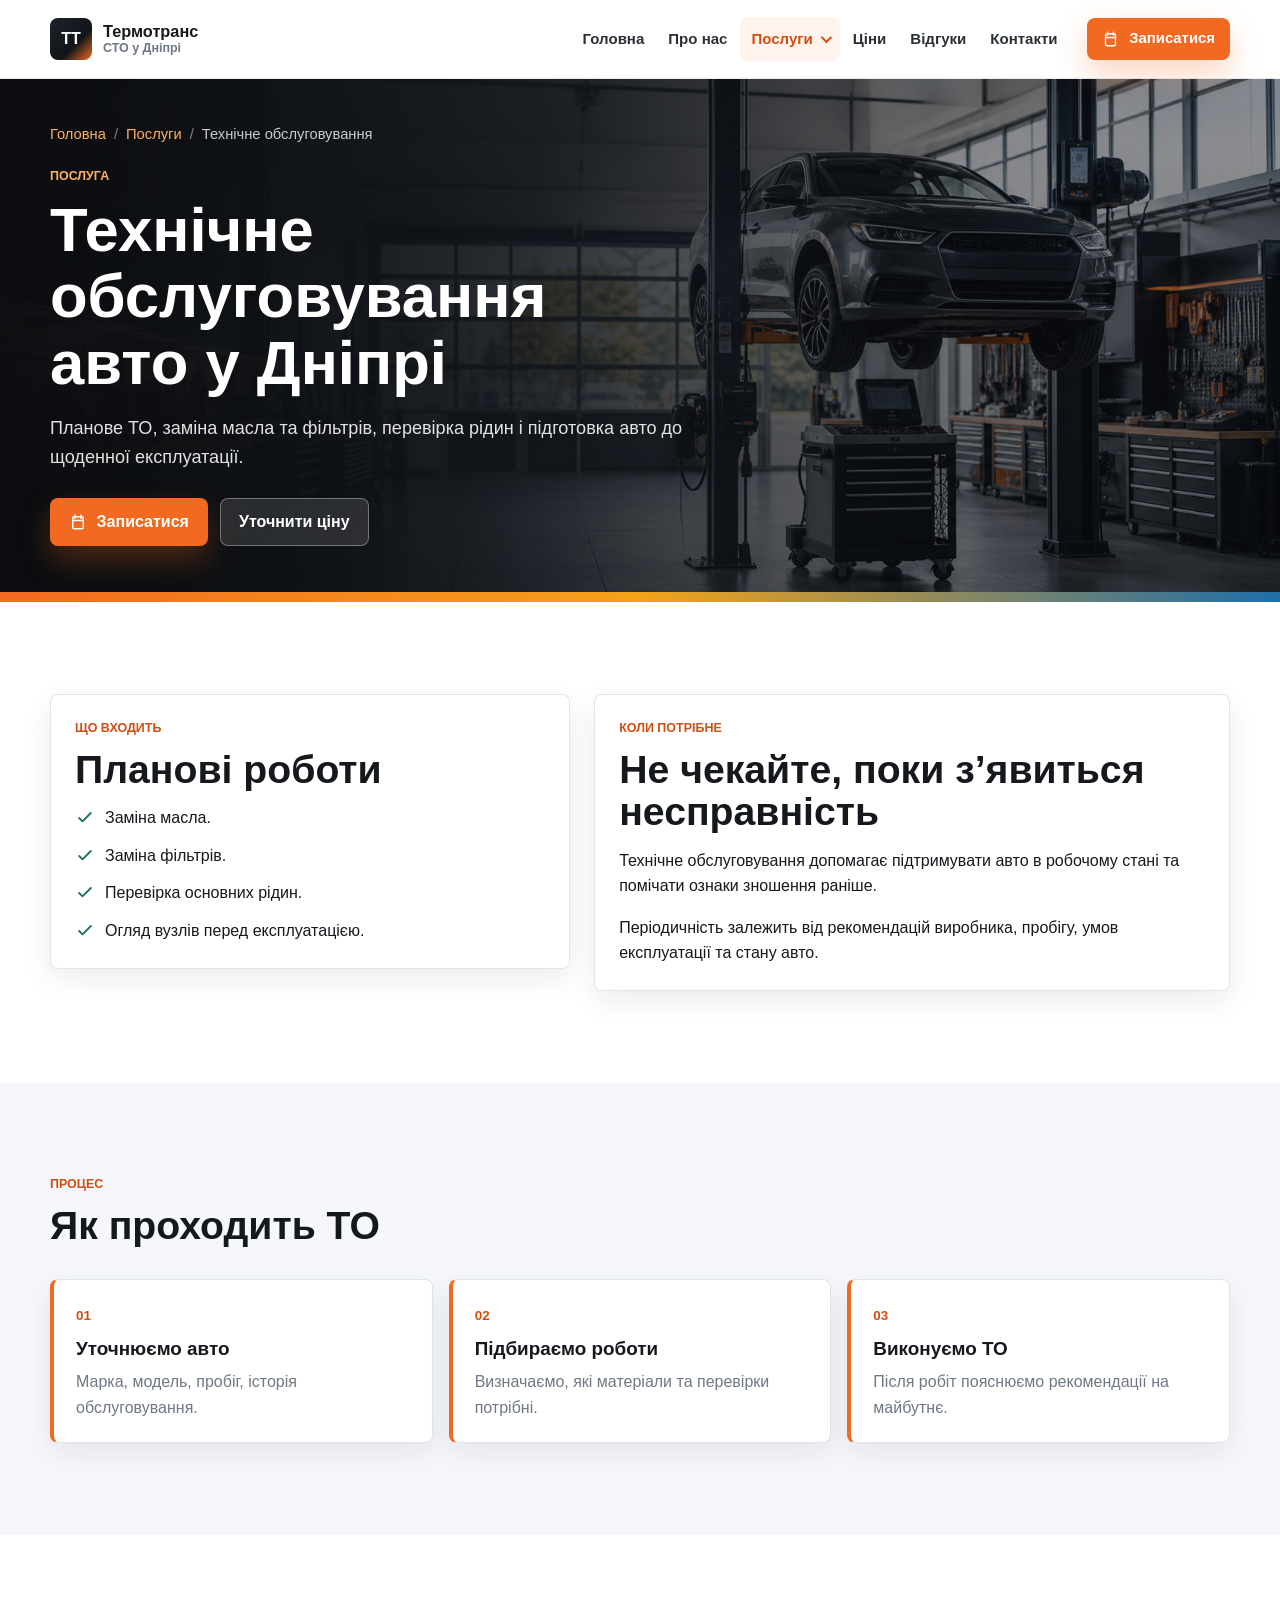
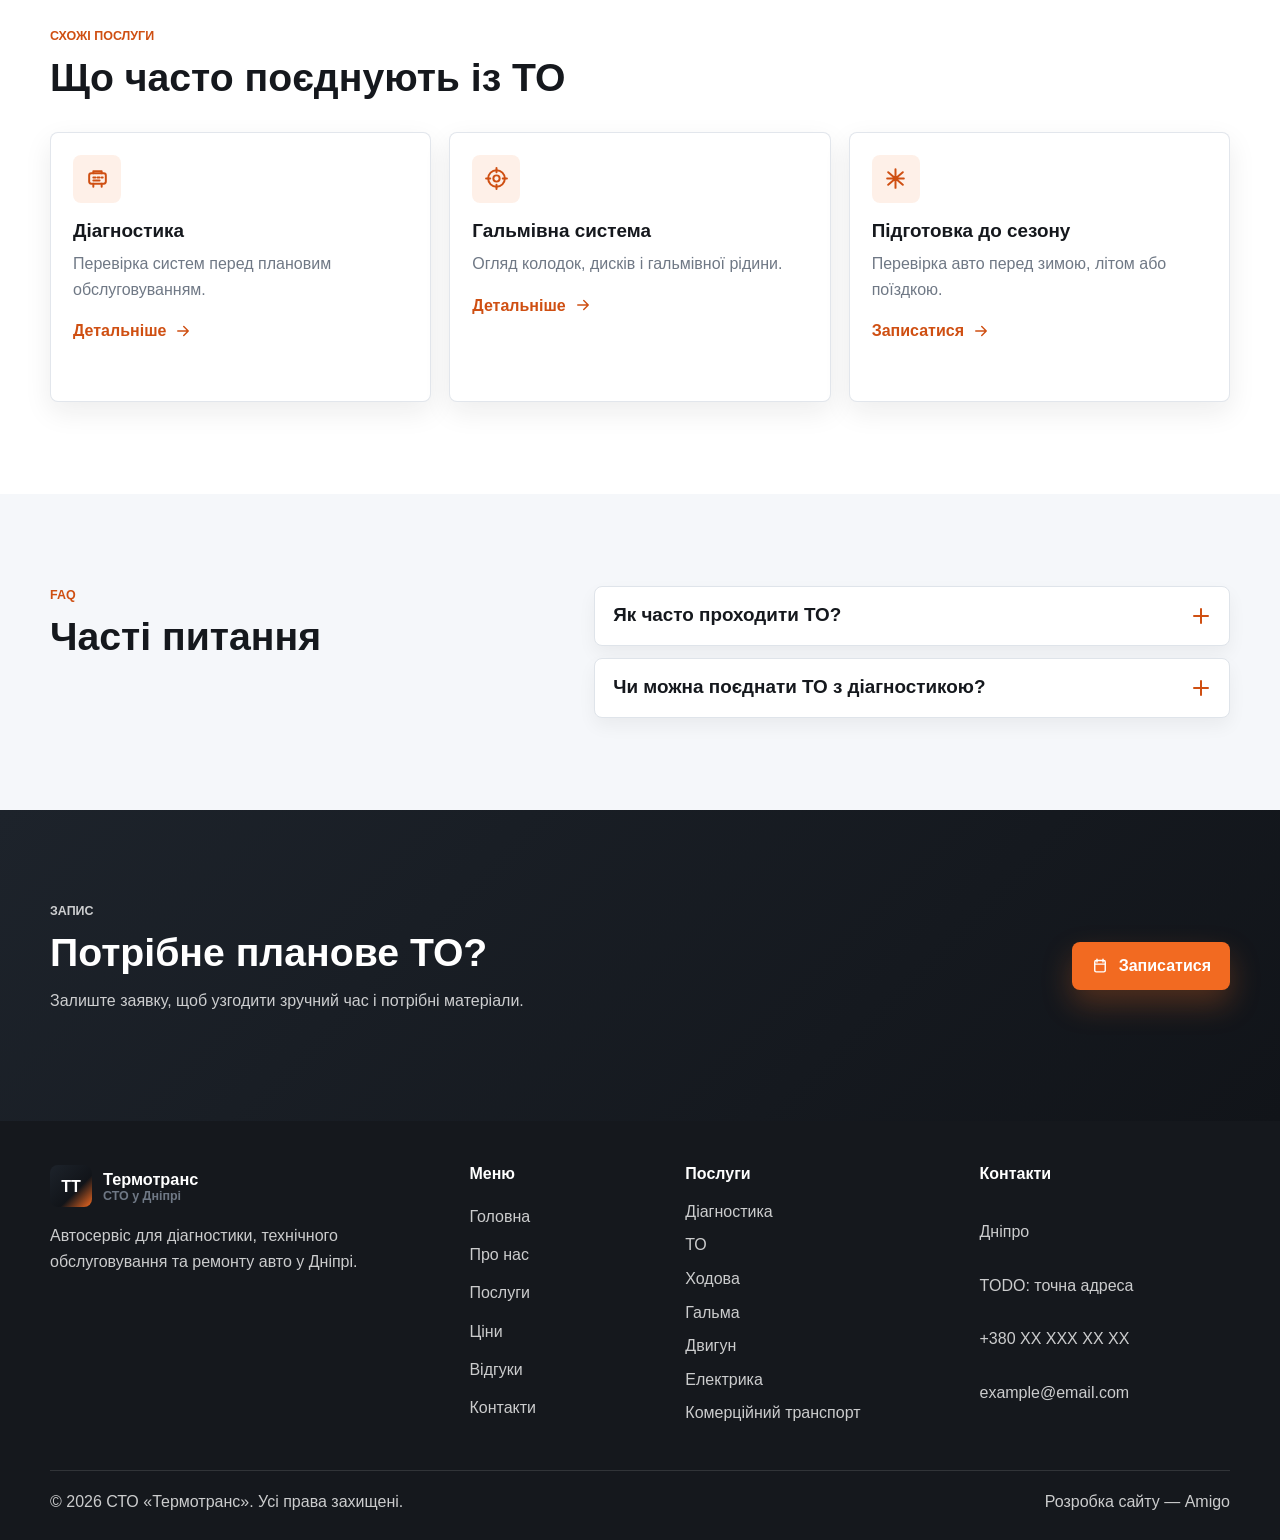
<file: service-maintenance.html>
﻿<!doctype html>
<html lang="uk">
<head>
  <meta charset="utf-8">
  <meta name="viewport" content="width=device-width, initial-scale=1">
  <title>Технічне обслуговування авто у Дніпрі — СТО Термотранс</title>
  <meta name="description" content="Технічне обслуговування авто у Дніпрі: заміна масла, фільтрів, перевірка рідин, планове ТО та підготовка авто до експлуатації.">
  <meta name="robots" content="index, follow">
  <link rel="canonical" href="https://example.com/service-maintenance.html">
  <link rel="stylesheet" href="css/styles.css">
  <meta property="og:type" content="website"><meta property="og:locale" content="uk_UA"><meta property="og:title" content="Технічне обслуговування авто у Дніпрі — СТО Термотранс"><meta property="og:description" content="Планове ТО, заміна масла, фільтрів і перевірка рідин."><meta property="og:url" content="https://example.com/service-maintenance.html"><meta property="og:image" content="https://example.com/assets/images/hero-workshop.png">
  <script type="application/ld+json">{"@context":"https://schema.org","@type":"Service","name":"Технічне обслуговування авто","provider":{"@type":"AutoRepair","name":"СТО Термотранс"},"areaServed":"Дніпро","url":"https://example.com/service-maintenance.html"}</script>
</head>
<body>
  <a class="skip-link" href="#main">Перейти до основного контенту</a>
  <header class="site-header" data-header><div class="container header-inner"><a class="brand" href="index.html"><span class="brand-mark">ТТ</span><span class="brand-text"><strong>Термотранс</strong><span>СТО у Дніпрі</span></span></a><button class="menu-toggle" type="button" aria-label="Відкрити меню" aria-expanded="false" aria-controls="site-nav" data-menu-toggle><span></span><span></span><span></span></button><nav class="site-nav" id="site-nav" aria-label="Основна навігація" data-nav><ul class="nav-list"><li><a href="index.html">Головна</a></li><li><a href="about.html">Про нас</a></li><li class="nav-dropdown"><button class="nav-dropdown-toggle" type="button" aria-expanded="false" aria-controls="services-dropdown" data-dropdown-toggle>Послуги <span class="nav-caret" aria-hidden="true"></span></button><div class="nav-dropdown-panel" id="services-dropdown"><a href="services.html">Усі послуги</a><a href="service-diagnostics.html">Діагностика</a><a href="service-maintenance.html">ТО</a><a href="service-suspension.html">Ходова</a><a href="service-brakes.html">Гальма</a><a href="service-engine.html">Двигун</a><a href="service-electric.html">Електрика</a><a href="service-commercial.html">Комерційний транспорт</a></div></li><li><a href="prices.html">Ціни</a></li><li><a href="reviews.html">Відгуки</a></li><li><a href="contacts.html">Контакти</a></li></ul><a class="btn btn--small btn--accent nav-cta" href="contacts.html?service=Технічне обслуговування#contact-form"><img class="icon" src="assets/icons/calendar.svg" alt="">Записатися</a></nav></div></header>
  <main id="main">
    <section class="page-hero" aria-labelledby="page-title"><div class="container page-hero-inner"><div class="page-hero-copy reveal"><ol class="breadcrumbs"><li><a href="index.html">Головна</a></li><li><a href="services.html">Послуги</a></li><li>Технічне обслуговування</li></ol><p class="eyebrow">Послуга</p><h1 id="page-title">Технічне обслуговування авто у Дніпрі</h1><p class="page-hero-lead">Планове ТО, заміна масла та фільтрів, перевірка рідин і підготовка авто до щоденної експлуатації.</p><div class="page-actions"><a class="btn btn--accent" href="contacts.html?service=Технічне обслуговування#contact-form"><img class="icon" src="assets/icons/calendar.svg" alt="">Записатися</a><a class="btn btn--light" href="prices.html">Уточнити ціну</a></div></div></div></section>
    <section class="section"><div class="container content-grid"><div class="text-panel reveal"><p class="eyebrow">Що входить</p><h2>Планові роботи</h2><ul class="check-list"><li><img src="assets/icons/check.svg" alt="">Заміна масла.</li><li><img src="assets/icons/check.svg" alt="">Заміна фільтрів.</li><li><img src="assets/icons/check.svg" alt="">Перевірка основних рідин.</li><li><img src="assets/icons/check.svg" alt="">Огляд вузлів перед експлуатацією.</li></ul></div><div class="text-panel reveal"><p class="eyebrow">Коли потрібне</p><h2>Не чекайте, поки з’явиться несправність</h2><p>Технічне обслуговування допомагає підтримувати авто в робочому стані та помічати ознаки зношення раніше.</p><p>Періодичність залежить від рекомендацій виробника, пробігу, умов експлуатації та стану авто.</p></div></div></section>
    <section class="section section-muted"><div class="container"><div class="section-header reveal"><p class="eyebrow">Процес</p><h2>Як проходить ТО</h2></div><ol class="steps-list"><li class="step-item reveal"><span>01</span><h3>Уточнюємо авто</h3><p>Марка, модель, пробіг, історія обслуговування.</p></li><li class="step-item reveal"><span>02</span><h3>Підбираємо роботи</h3><p>Визначаємо, які матеріали та перевірки потрібні.</p></li><li class="step-item reveal"><span>03</span><h3>Виконуємо ТО</h3><p>Після робіт пояснюємо рекомендації на майбутнє.</p></li></ol></div></section>
    <section class="section"><div class="container"><div class="section-header reveal"><p class="eyebrow">Схожі послуги</p><h2>Що часто поєднують із ТО</h2></div><div class="related-grid"><article class="service-card reveal"><span class="card-icon"><img src="assets/icons/diagnostic.svg" alt=""></span><h3>Діагностика</h3><p>Перевірка систем перед плановим обслуговуванням.</p><a href="service-diagnostics.html">Детальніше <img src="assets/icons/arrow.svg" alt=""></a></article><article class="service-card reveal"><span class="card-icon"><img src="assets/icons/brake.svg" alt=""></span><h3>Гальмівна система</h3><p>Огляд колодок, дисків і гальмівної рідини.</p><a href="service-brakes.html">Детальніше <img src="assets/icons/arrow.svg" alt=""></a></article><article class="service-card reveal"><span class="card-icon"><img src="assets/icons/season.svg" alt=""></span><h3>Підготовка до сезону</h3><p>Перевірка авто перед зимою, літом або поїздкою.</p><a href="contacts.html?service=Підготовка авто до сезону#contact-form">Записатися <img src="assets/icons/arrow.svg" alt=""></a></article></div></div></section>
    <section class="section section-muted"><div class="container faq-grid"><div class="section-header faq-intro reveal"><p class="eyebrow">FAQ</p><h2>Часті питання</h2></div><div class="faq-list reveal"><article class="faq-item"><h3><button class="faq-question" type="button" aria-expanded="false" aria-controls="maintenance-faq-1">Як часто проходити ТО?<span></span></button></h3><div class="faq-answer" id="maintenance-faq-1" hidden><p>Періодичність залежить від рекомендацій виробника, пробігу та умов експлуатації авто.</p></div></article><article class="faq-item"><h3><button class="faq-question" type="button" aria-expanded="false" aria-controls="maintenance-faq-2">Чи можна поєднати ТО з діагностикою?<span></span></button></h3><div class="faq-answer" id="maintenance-faq-2" hidden><p>Так, під час планового обслуговування зручно перевірити вузли, які викликають питання.</p></div></article></div></div></section>
    <section class="section cta-band"><div class="container cta-inner reveal"><div><p class="eyebrow">Запис</p><h2>Потрібне планове ТО?</h2><p>Залиште заявку, щоб узгодити зручний час і потрібні матеріали.</p></div><div class="cta-actions"><a class="btn btn--accent" href="contacts.html?service=Технічне обслуговування#contact-form"><img class="icon" src="assets/icons/calendar.svg" alt="">Записатися</a></div></div></section>
  </main>
  <footer class="site-footer"><div class="container footer-grid"><div class="footer-brand"><a class="brand brand--footer" href="index.html"><span class="brand-mark">ТТ</span><span class="brand-text"><strong>Термотранс</strong><span>СТО у Дніпрі</span></span></a><p>Автосервіс для діагностики, технічного обслуговування та ремонту авто у Дніпрі.</p></div><nav class="footer-nav" aria-label="Навігація у футері"><h2>Меню</h2><a href="index.html">Головна</a><a href="about.html">Про нас</a><a href="services.html">Послуги</a><a href="prices.html">Ціни</a><a href="reviews.html">Відгуки</a><a href="contacts.html">Контакти</a></nav><nav class="footer-services" aria-label="Послуги у футері"><h2>Послуги</h2><a href="service-diagnostics.html">Діагностика</a><a href="service-maintenance.html">ТО</a><a href="service-suspension.html">Ходова</a><a href="service-brakes.html">Гальма</a><a href="service-engine.html">Двигун</a><a href="service-electric.html">Електрика</a><a href="service-commercial.html">Комерційний транспорт</a></nav><div class="footer-contact"><h2>Контакти</h2><p>Дніпро</p><p>TODO: точна адреса</p><a href="tel:+380XXXXXXXXX">+380 XX XXX XX XX</a><a href="mailto:example@email.com">example@email.com</a></div></div><div class="container footer-bottom"><p>© 2026 СТО «Термотранс». Усі права захищені.</p><p>Розробка сайту — <a href="https://amigostudio.pl" rel="noopener">Amigo</a></p></div></footer>
  <a class="mobile-sticky-cta" href="contacts.html?service=Технічне обслуговування#contact-form"><img class="icon" src="assets/icons/calendar.svg" alt="">Записатися</a><button class="back-to-top" type="button" aria-label="Наверх" data-back-to-top><img class="icon" src="assets/icons/up.svg" alt=""></button><script src="js/script.js" defer></script>
</body>
</html>
</file>
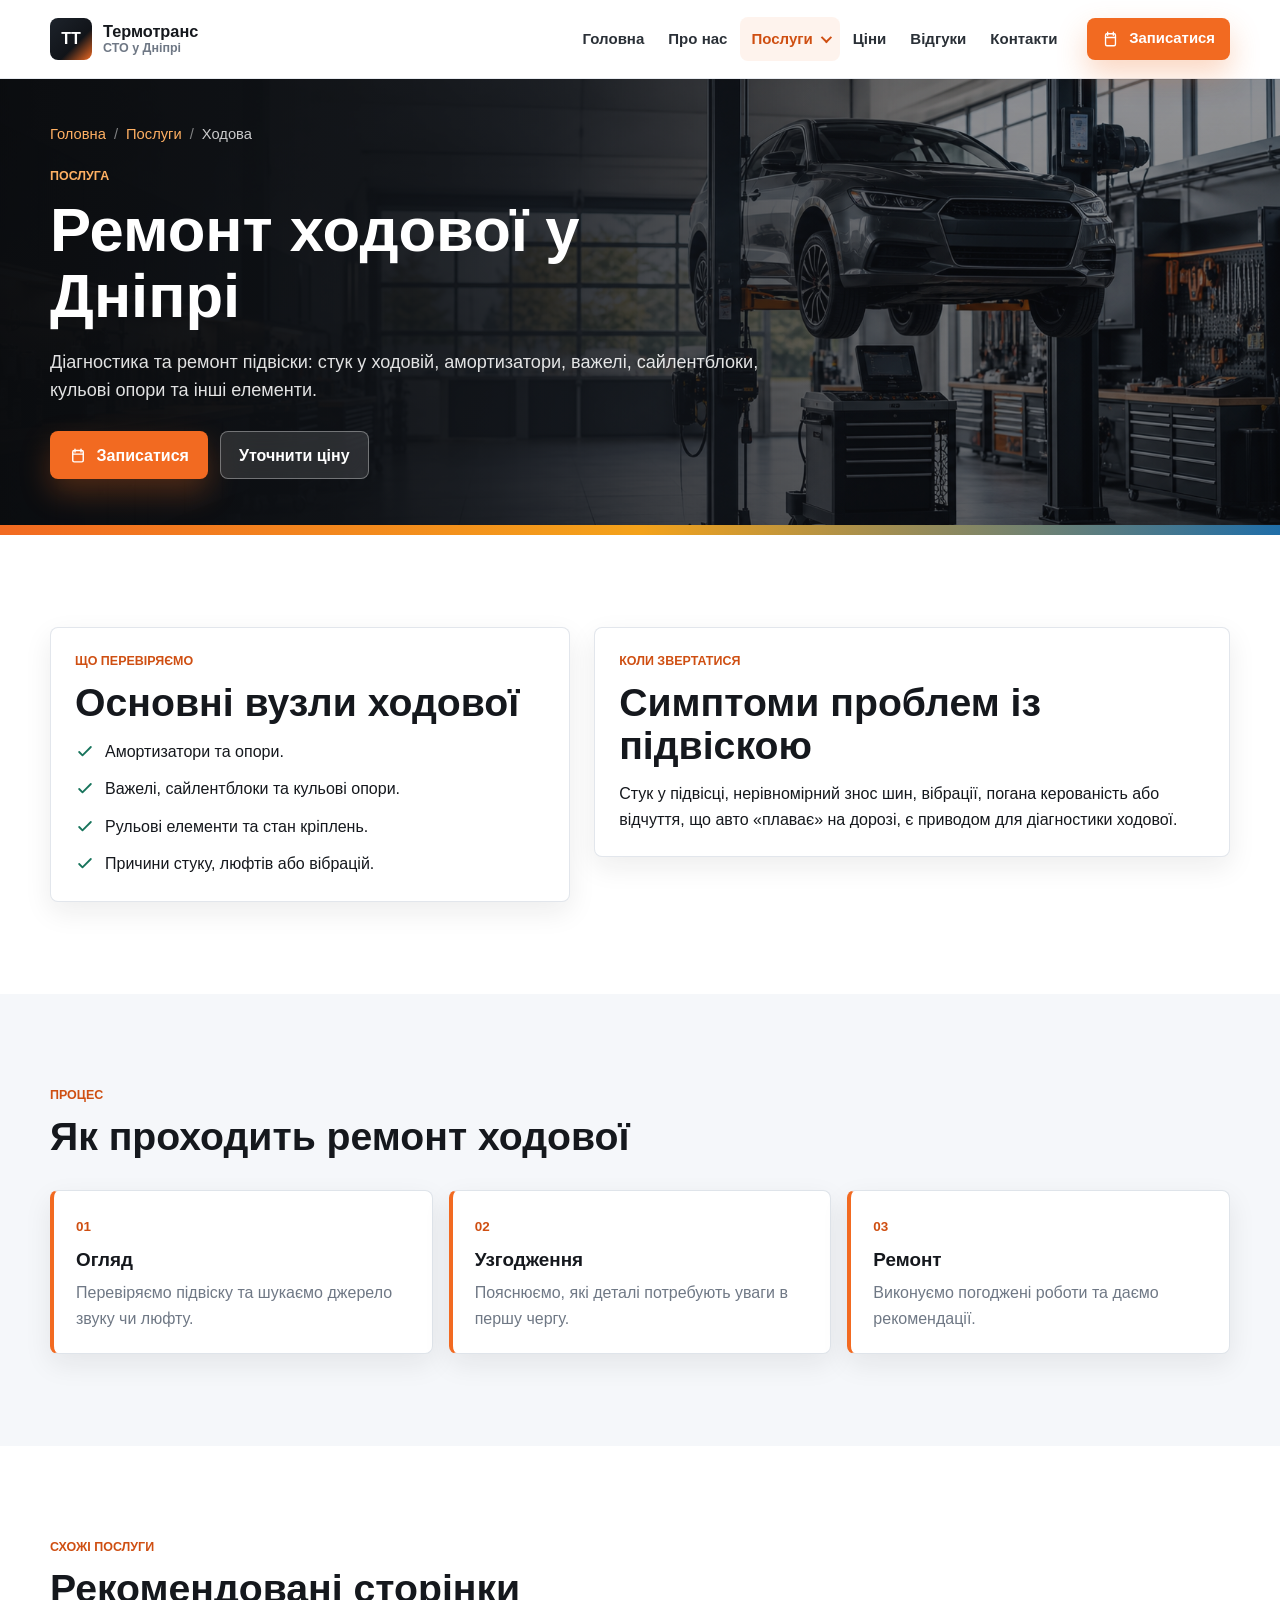
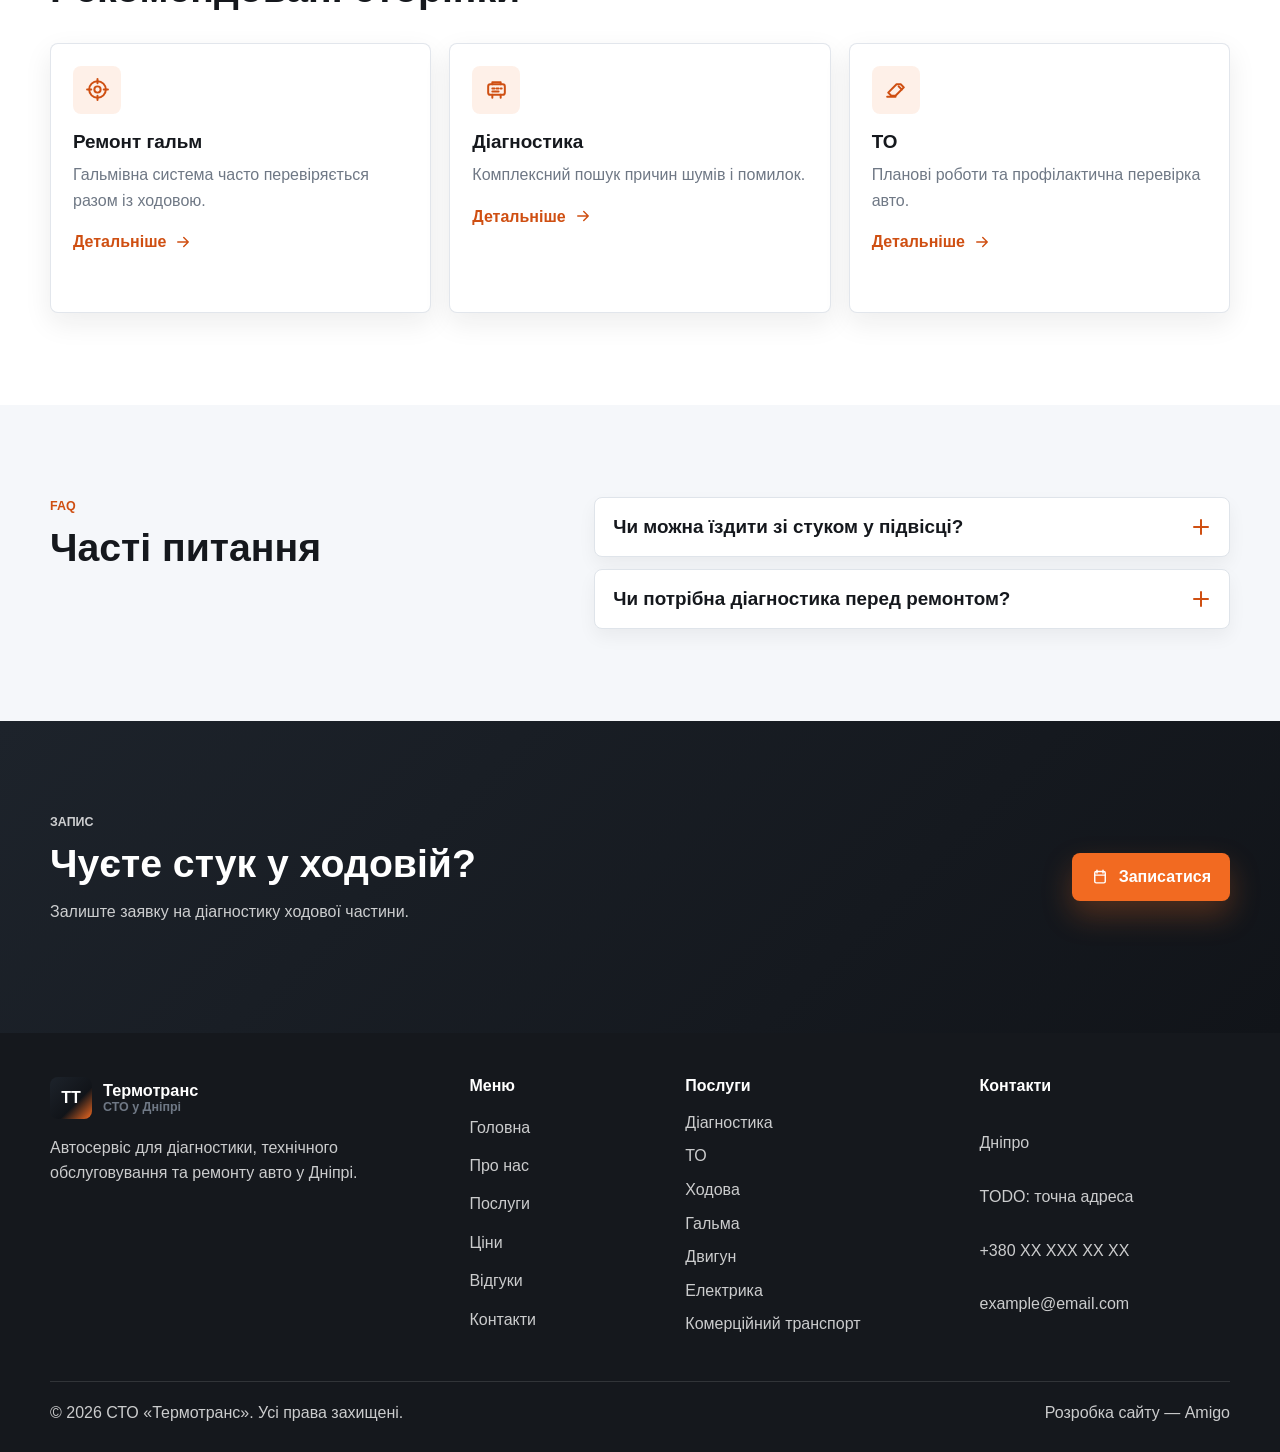
<file: service-suspension.html>
﻿<!doctype html>
<html lang="uk">
<head>
  <meta charset="utf-8">
  <meta name="viewport" content="width=device-width, initial-scale=1">
  <title>Ремонт ходової у Дніпрі — СТО Термотранс</title>
  <meta name="description" content="Ремонт ходової у Дніпрі: стук у підвісці, амортизатори, важелі, сайлентблоки, кульові опори та діагностика ходової.">
  <meta name="robots" content="index, follow">
  <link rel="canonical" href="https://example.com/service-suspension.html">
  <link rel="stylesheet" href="css/styles.css">
  <meta property="og:type" content="website"><meta property="og:locale" content="uk_UA"><meta property="og:title" content="Ремонт ходової у Дніпрі — СТО Термотранс"><meta property="og:description" content="Діагностика та ремонт ходової частини автомобіля у Дніпрі."><meta property="og:url" content="https://example.com/service-suspension.html"><meta property="og:image" content="https://example.com/assets/images/hero-workshop.png">
  <script type="application/ld+json">{"@context":"https://schema.org","@type":"Service","name":"Ремонт ходової частини","provider":{"@type":"AutoRepair","name":"СТО Термотранс"},"areaServed":"Дніпро","url":"https://example.com/service-suspension.html"}</script>
</head>
<body>
  <a class="skip-link" href="#main">Перейти до основного контенту</a>
  <header class="site-header" data-header><div class="container header-inner"><a class="brand" href="index.html"><span class="brand-mark">ТТ</span><span class="brand-text"><strong>Термотранс</strong><span>СТО у Дніпрі</span></span></a><button class="menu-toggle" type="button" aria-label="Відкрити меню" aria-expanded="false" aria-controls="site-nav" data-menu-toggle><span></span><span></span><span></span></button><nav class="site-nav" id="site-nav" aria-label="Основна навігація" data-nav><ul class="nav-list"><li><a href="index.html">Головна</a></li><li><a href="about.html">Про нас</a></li><li class="nav-dropdown"><button class="nav-dropdown-toggle" type="button" aria-expanded="false" aria-controls="services-dropdown" data-dropdown-toggle>Послуги <span class="nav-caret" aria-hidden="true"></span></button><div class="nav-dropdown-panel" id="services-dropdown"><a href="services.html">Усі послуги</a><a href="service-diagnostics.html">Діагностика</a><a href="service-maintenance.html">ТО</a><a href="service-suspension.html">Ходова</a><a href="service-brakes.html">Гальма</a><a href="service-engine.html">Двигун</a><a href="service-electric.html">Електрика</a><a href="service-commercial.html">Комерційний транспорт</a></div></li><li><a href="prices.html">Ціни</a></li><li><a href="reviews.html">Відгуки</a></li><li><a href="contacts.html">Контакти</a></li></ul><a class="btn btn--small btn--accent nav-cta" href="contacts.html?service=Ремонт ходової частини#contact-form"><img class="icon" src="assets/icons/calendar.svg" alt="">Записатися</a></nav></div></header>
  <main id="main">
    <section class="page-hero" aria-labelledby="page-title"><div class="container page-hero-inner"><div class="page-hero-copy reveal"><ol class="breadcrumbs"><li><a href="index.html">Головна</a></li><li><a href="services.html">Послуги</a></li><li>Ходова</li></ol><p class="eyebrow">Послуга</p><h1 id="page-title">Ремонт ходової у Дніпрі</h1><p class="page-hero-lead">Діагностика та ремонт підвіски: стук у ходовій, амортизатори, важелі, сайлентблоки, кульові опори та інші елементи.</p><div class="page-actions"><a class="btn btn--accent" href="contacts.html?service=Ремонт ходової частини#contact-form"><img class="icon" src="assets/icons/calendar.svg" alt="">Записатися</a><a class="btn btn--light" href="prices.html">Уточнити ціну</a></div></div></div></section>
    <section class="section"><div class="container content-grid"><div class="text-panel reveal"><p class="eyebrow">Що перевіряємо</p><h2>Основні вузли ходової</h2><ul class="check-list"><li><img src="assets/icons/check.svg" alt="">Амортизатори та опори.</li><li><img src="assets/icons/check.svg" alt="">Важелі, сайлентблоки та кульові опори.</li><li><img src="assets/icons/check.svg" alt="">Рульові елементи та стан кріплень.</li><li><img src="assets/icons/check.svg" alt="">Причини стуку, люфтів або вібрацій.</li></ul></div><div class="text-panel reveal"><p class="eyebrow">Коли звертатися</p><h2>Симптоми проблем із підвіскою</h2><p>Стук у підвісці, нерівномірний знос шин, вібрації, погана керованість або відчуття, що авто «плаває» на дорозі, є приводом для діагностики ходової.</p></div></div></section>
    <section class="section section-muted"><div class="container"><div class="section-header reveal"><p class="eyebrow">Процес</p><h2>Як проходить ремонт ходової</h2></div><ol class="steps-list"><li class="step-item reveal"><span>01</span><h3>Огляд</h3><p>Перевіряємо підвіску та шукаємо джерело звуку чи люфту.</p></li><li class="step-item reveal"><span>02</span><h3>Узгодження</h3><p>Пояснюємо, які деталі потребують уваги в першу чергу.</p></li><li class="step-item reveal"><span>03</span><h3>Ремонт</h3><p>Виконуємо погоджені роботи та даємо рекомендації.</p></li></ol></div></section>
    <section class="section"><div class="container"><div class="section-header reveal"><p class="eyebrow">Схожі послуги</p><h2>Рекомендовані сторінки</h2></div><div class="related-grid"><article class="service-card reveal"><span class="card-icon"><img src="assets/icons/brake.svg" alt=""></span><h3>Ремонт гальм</h3><p>Гальмівна система часто перевіряється разом із ходовою.</p><a href="service-brakes.html">Детальніше <img src="assets/icons/arrow.svg" alt=""></a></article><article class="service-card reveal"><span class="card-icon"><img src="assets/icons/diagnostic.svg" alt=""></span><h3>Діагностика</h3><p>Комплексний пошук причин шумів і помилок.</p><a href="service-diagnostics.html">Детальніше <img src="assets/icons/arrow.svg" alt=""></a></article><article class="service-card reveal"><span class="card-icon"><img src="assets/icons/oil.svg" alt=""></span><h3>ТО</h3><p>Планові роботи та профілактична перевірка авто.</p><a href="service-maintenance.html">Детальніше <img src="assets/icons/arrow.svg" alt=""></a></article></div></div></section>
    <section class="section section-muted"><div class="container faq-grid"><div class="section-header faq-intro reveal"><p class="eyebrow">FAQ</p><h2>Часті питання</h2></div><div class="faq-list reveal"><article class="faq-item"><h3><button class="faq-question" type="button" aria-expanded="false" aria-controls="susp-faq-1">Чи можна їздити зі стуком у підвісці?<span></span></button></h3><div class="faq-answer" id="susp-faq-1" hidden><p>Краще не відкладати огляд: стук може вказувати на зношення деталей, що впливають на керованість.</p></div></article><article class="faq-item"><h3><button class="faq-question" type="button" aria-expanded="false" aria-controls="susp-faq-2">Чи потрібна діагностика перед ремонтом?<span></span></button></h3><div class="faq-answer" id="susp-faq-2" hidden><p>Так, це допомагає визначити точний обсяг робіт і уникнути зайвих замін.</p></div></article></div></div></section>
    <section class="section cta-band"><div class="container cta-inner reveal"><div><p class="eyebrow">Запис</p><h2>Чуєте стук у ходовій?</h2><p>Залиште заявку на діагностику ходової частини.</p></div><div class="cta-actions"><a class="btn btn--accent" href="contacts.html?service=Ремонт ходової частини#contact-form"><img class="icon" src="assets/icons/calendar.svg" alt="">Записатися</a></div></div></section>
  </main>
  <footer class="site-footer"><div class="container footer-grid"><div class="footer-brand"><a class="brand brand--footer" href="index.html"><span class="brand-mark">ТТ</span><span class="brand-text"><strong>Термотранс</strong><span>СТО у Дніпрі</span></span></a><p>Автосервіс для діагностики, технічного обслуговування та ремонту авто у Дніпрі.</p></div><nav class="footer-nav" aria-label="Навігація у футері"><h2>Меню</h2><a href="index.html">Головна</a><a href="about.html">Про нас</a><a href="services.html">Послуги</a><a href="prices.html">Ціни</a><a href="reviews.html">Відгуки</a><a href="contacts.html">Контакти</a></nav><nav class="footer-services" aria-label="Послуги у футері"><h2>Послуги</h2><a href="service-diagnostics.html">Діагностика</a><a href="service-maintenance.html">ТО</a><a href="service-suspension.html">Ходова</a><a href="service-brakes.html">Гальма</a><a href="service-engine.html">Двигун</a><a href="service-electric.html">Електрика</a><a href="service-commercial.html">Комерційний транспорт</a></nav><div class="footer-contact"><h2>Контакти</h2><p>Дніпро</p><p>TODO: точна адреса</p><a href="tel:+380XXXXXXXXX">+380 XX XXX XX XX</a><a href="mailto:example@email.com">example@email.com</a></div></div><div class="container footer-bottom"><p>© 2026 СТО «Термотранс». Усі права захищені.</p><p>Розробка сайту — <a href="https://amigostudio.pl" rel="noopener">Amigo</a></p></div></footer>
  <a class="mobile-sticky-cta" href="contacts.html?service=Ремонт ходової частини#contact-form"><img class="icon" src="assets/icons/calendar.svg" alt="">Записатися</a><button class="back-to-top" type="button" aria-label="Наверх" data-back-to-top><img class="icon" src="assets/icons/up.svg" alt=""></button><script src="js/script.js" defer></script>
</body>
</html>
</file>
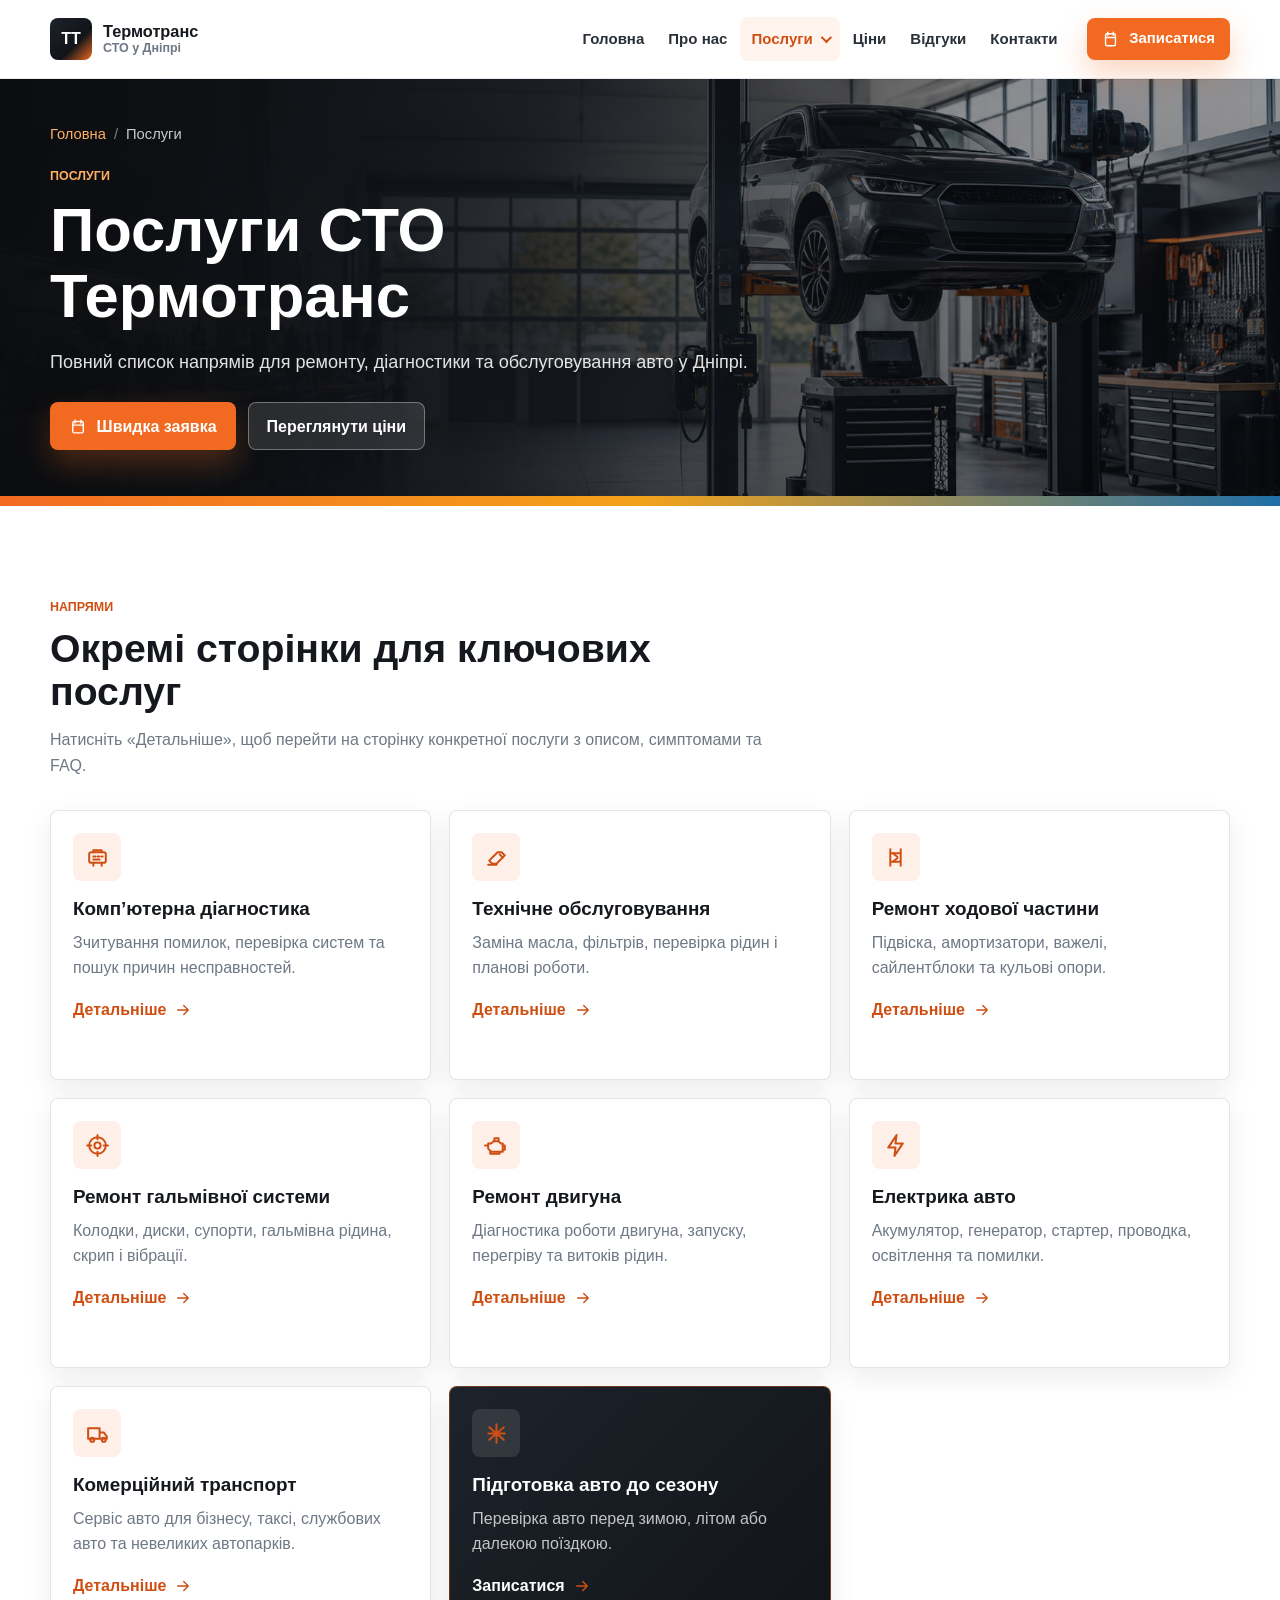
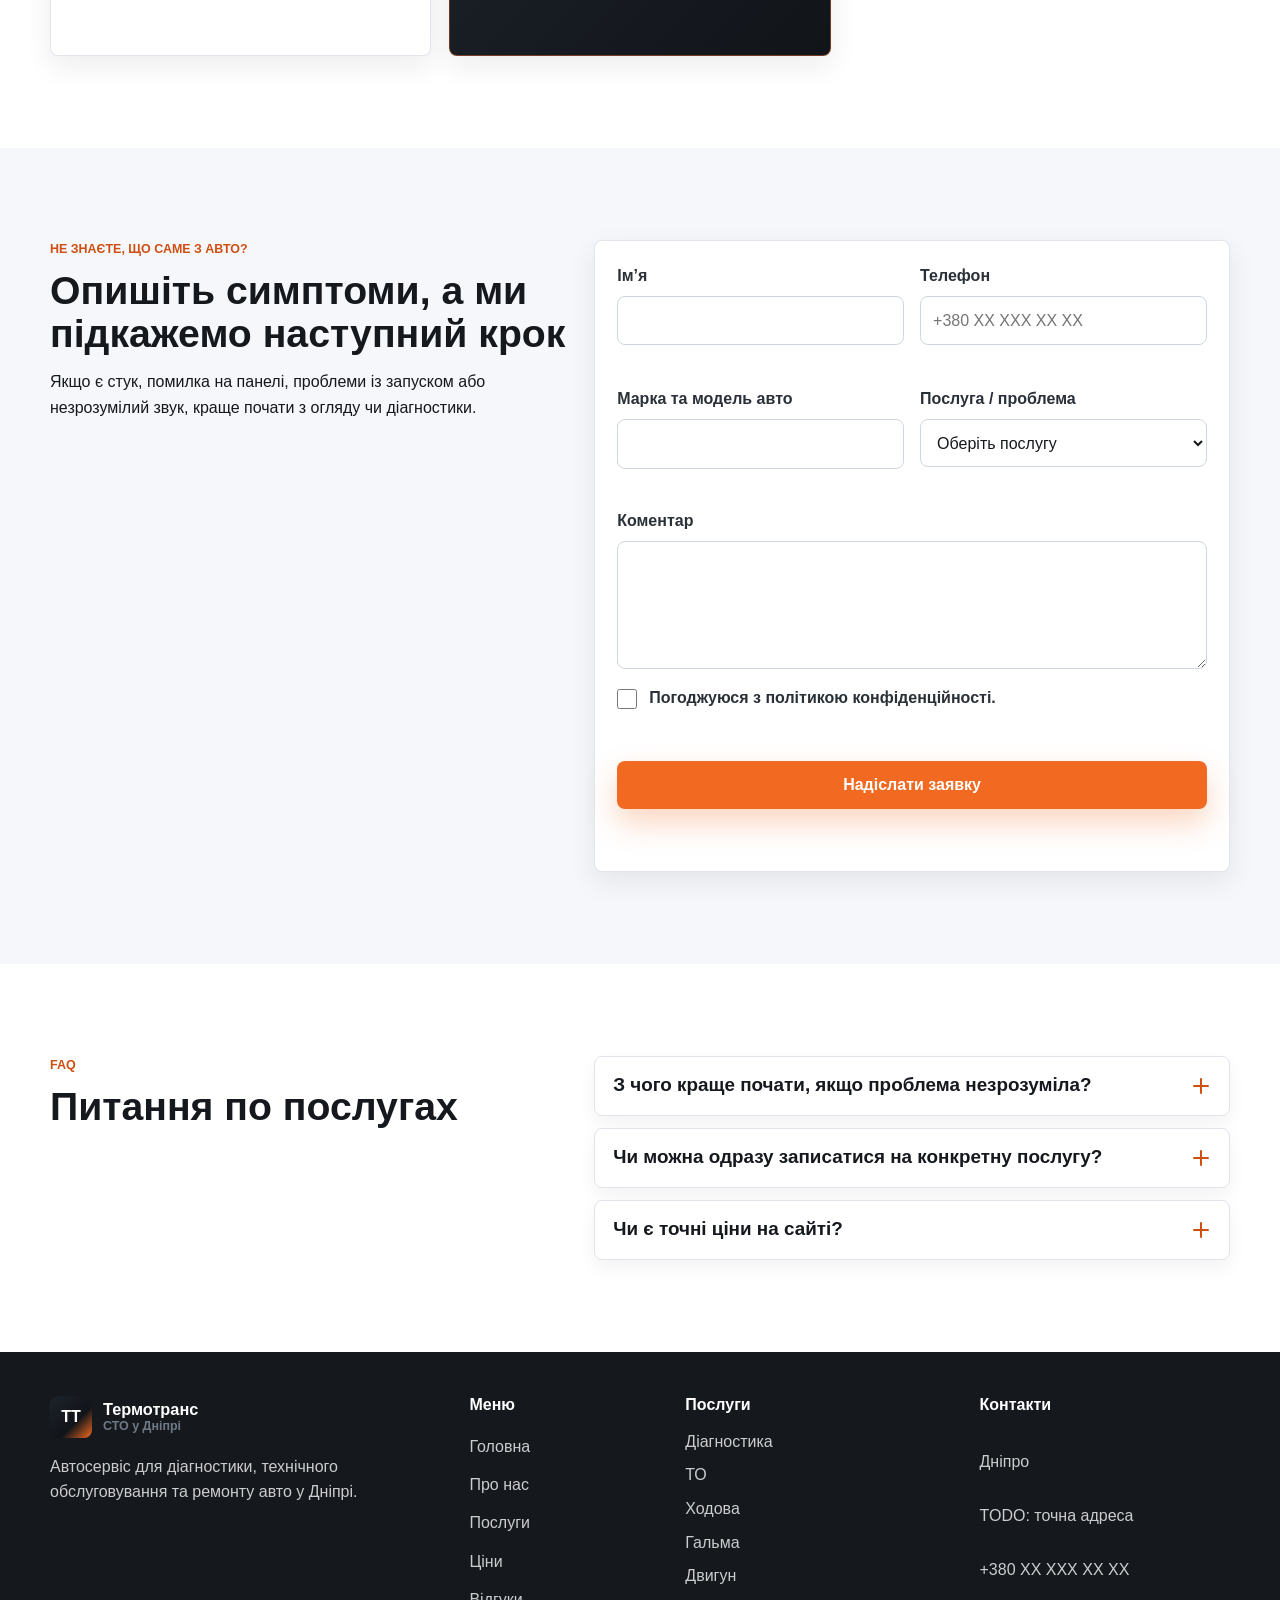
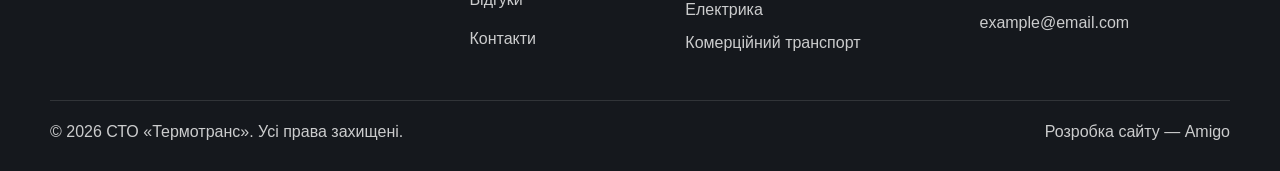
<file: services.html>
﻿<!doctype html>
<html lang="uk">
<head>
  <meta charset="utf-8">
  <meta name="viewport" content="width=device-width, initial-scale=1">
  <title>Послуги СТО у Дніпрі — Термотранс</title>
  <meta name="description" content="Послуги СТО «Термотранс» у Дніпрі: комп’ютерна діагностика, ТО, ходова, гальма, двигун, автоелектрика та комерційний транспорт.">
  <meta name="robots" content="index, follow">
  <link rel="canonical" href="https://example.com/services.html">
  <link rel="stylesheet" href="css/styles.css">
  <meta property="og:type" content="website">
  <meta property="og:locale" content="uk_UA">
  <meta property="og:title" content="Послуги СТО у Дніпрі — Термотранс">
  <meta property="og:description" content="Повний список послуг автосервісу з переходами на SEO-сторінки кожного напряму.">
  <meta property="og:url" content="https://example.com/services.html">
  <meta property="og:image" content="https://example.com/assets/images/hero-workshop.png">
</head>
<body>
  <a class="skip-link" href="#main">Перейти до основного контенту</a>
  <header class="site-header" data-header><div class="container header-inner"><a class="brand" href="index.html" aria-label="Термотранс, головна сторінка"><span class="brand-mark">ТТ</span><span class="brand-text"><strong>Термотранс</strong><span>СТО у Дніпрі</span></span></a><button class="menu-toggle" type="button" aria-label="Відкрити меню" aria-expanded="false" aria-controls="site-nav" data-menu-toggle><span></span><span></span><span></span></button><nav class="site-nav" id="site-nav" aria-label="Основна навігація" data-nav><ul class="nav-list"><li><a href="index.html">Головна</a></li><li><a href="about.html">Про нас</a></li><li class="nav-dropdown"><button class="nav-dropdown-toggle" type="button" aria-expanded="false" aria-controls="services-dropdown" data-dropdown-toggle>Послуги <span class="nav-caret" aria-hidden="true"></span></button><div class="nav-dropdown-panel" id="services-dropdown"><a href="services.html">Усі послуги</a><a href="service-diagnostics.html">Діагностика</a><a href="service-maintenance.html">ТО</a><a href="service-suspension.html">Ходова</a><a href="service-brakes.html">Гальма</a><a href="service-engine.html">Двигун</a><a href="service-electric.html">Електрика</a><a href="service-commercial.html">Комерційний транспорт</a></div></li><li><a href="prices.html">Ціни</a></li><li><a href="reviews.html">Відгуки</a></li><li><a href="contacts.html">Контакти</a></li></ul><a class="btn btn--small btn--accent nav-cta" href="contacts.html#contact-form"><img class="icon" src="assets/icons/calendar.svg" alt="">Записатися</a></nav></div></header>
  <main id="main">
    <section class="page-hero" aria-labelledby="page-title"><div class="container page-hero-inner"><div class="page-hero-copy reveal"><ol class="breadcrumbs"><li><a href="index.html">Головна</a></li><li>Послуги</li></ol><p class="eyebrow">Послуги</p><h1 id="page-title">Послуги СТО Термотранс</h1><p class="page-hero-lead">Повний список напрямів для ремонту, діагностики та обслуговування авто у Дніпрі.</p><div class="page-actions"><a class="btn btn--accent" href="#quick-request"><img class="icon" src="assets/icons/calendar.svg" alt="">Швидка заявка</a><a class="btn btn--light" href="prices.html">Переглянути ціни</a></div></div></div></section>
    <section class="section" aria-labelledby="services-title"><div class="container"><div class="section-header reveal"><p class="eyebrow">Напрями</p><h2 id="services-title">Окремі сторінки для ключових послуг</h2><p>Натисніть «Детальніше», щоб перейти на сторінку конкретної послуги з описом, симптомами та FAQ.</p></div><div class="services-grid">
      <article class="service-card reveal"><span class="card-icon"><img src="assets/icons/diagnostic.svg" alt=""></span><h3>Комп’ютерна діагностика</h3><p>Зчитування помилок, перевірка систем та пошук причин несправностей.</p><a href="service-diagnostics.html">Детальніше <img src="assets/icons/arrow.svg" alt=""></a></article>
      <article class="service-card reveal"><span class="card-icon"><img src="assets/icons/oil.svg" alt=""></span><h3>Технічне обслуговування</h3><p>Заміна масла, фільтрів, перевірка рідин і планові роботи.</p><a href="service-maintenance.html">Детальніше <img src="assets/icons/arrow.svg" alt=""></a></article>
      <article class="service-card reveal"><span class="card-icon"><img src="assets/icons/suspension.svg" alt=""></span><h3>Ремонт ходової частини</h3><p>Підвіска, амортизатори, важелі, сайлентблоки та кульові опори.</p><a href="service-suspension.html">Детальніше <img src="assets/icons/arrow.svg" alt=""></a></article>
      <article class="service-card reveal"><span class="card-icon"><img src="assets/icons/brake.svg" alt=""></span><h3>Ремонт гальмівної системи</h3><p>Колодки, диски, супорти, гальмівна рідина, скрип і вібрації.</p><a href="service-brakes.html">Детальніше <img src="assets/icons/arrow.svg" alt=""></a></article>
      <article class="service-card reveal"><span class="card-icon"><img src="assets/icons/engine.svg" alt=""></span><h3>Ремонт двигуна</h3><p>Діагностика роботи двигуна, запуску, перегріву та витоків рідин.</p><a href="service-engine.html">Детальніше <img src="assets/icons/arrow.svg" alt=""></a></article>
      <article class="service-card reveal"><span class="card-icon"><img src="assets/icons/electric.svg" alt=""></span><h3>Електрика авто</h3><p>Акумулятор, генератор, стартер, проводка, освітлення та помилки.</p><a href="service-electric.html">Детальніше <img src="assets/icons/arrow.svg" alt=""></a></article>
      <article class="service-card reveal"><span class="card-icon"><img src="assets/icons/truck.svg" alt=""></span><h3>Комерційний транспорт</h3><p>Сервіс авто для бізнесу, таксі, службових авто та невеликих автопарків.</p><a href="service-commercial.html">Детальніше <img src="assets/icons/arrow.svg" alt=""></a></article>
      <article class="service-card service-card--accent reveal"><span class="card-icon"><img src="assets/icons/season.svg" alt=""></span><h3>Підготовка авто до сезону</h3><p>Перевірка авто перед зимою, літом або далекою поїздкою.</p><a href="contacts.html?service=Підготовка авто до сезону#contact-form">Записатися <img src="assets/icons/arrow.svg" alt=""></a></article>
    </div></div></section>
    <section class="section section-muted" id="quick-request" aria-labelledby="request-title"><div class="container booking-grid"><div class="booking-copy reveal"><p class="eyebrow">Не знаєте, що саме з авто?</p><h2 id="request-title">Опишіть симптоми, а ми підкажемо наступний крок</h2><p>Якщо є стук, помилка на панелі, проблеми із запуском або незрозумілий звук, краще почати з огляду чи діагностики.</p></div><form class="booking-form reveal" data-booking-form novalidate><div class="form-grid"><div class="form-row"><label for="services-name">Ім’я</label><input id="services-name" name="name" type="text" autocomplete="name" required><span class="field-error" data-error-for="services-name"></span></div><div class="form-row"><label for="services-phone">Телефон</label><input id="services-phone" name="phone" type="tel" required placeholder="+380 XX XXX XX XX"><span class="field-error" data-error-for="services-phone"></span></div><div class="form-row"><label for="services-car">Марка та модель авто</label><input id="services-car" name="car" type="text"></div><div class="form-row"><label for="services-service">Послуга / проблема</label><select id="services-service" name="service" required><option value="">Оберіть послугу</option><option>Комп’ютерна діагностика</option><option>Технічне обслуговування</option><option>Ремонт ходової частини</option><option>Ремонт гальмівної системи</option><option>Ремонт двигуна</option><option>Електрика авто</option><option>Обслуговування комерційного транспорту</option><option>Підготовка авто до сезону</option><option>Інша проблема</option></select><span class="field-error" data-error-for="services-service"></span></div><div class="form-row form-row--full"><label for="services-comment">Коментар</label><textarea id="services-comment" name="comment" rows="4"></textarea></div><div class="form-check"><input id="services-consent" name="consent" type="checkbox" required><label for="services-consent">Погоджуюся з <a href="privacy.html">політикою конфіденційності</a>.</label></div><span class="field-error" data-error-for="services-consent"></span><button class="btn btn--accent btn--full" type="submit">Надіслати заявку</button><p class="form-status" role="status" aria-live="polite" data-form-status></p></div><!-- TODO: підключити реальну відправку форми. --></form></div></section>
    <section class="section" aria-labelledby="faq-title"><div class="container faq-grid"><div class="section-header faq-intro reveal"><p class="eyebrow">FAQ</p><h2 id="faq-title">Питання по послугах</h2></div><div class="faq-list reveal"><article class="faq-item"><h3><button class="faq-question" type="button" aria-expanded="false" aria-controls="services-faq-1">З чого краще почати, якщо проблема незрозуміла?<span></span></button></h3><div class="faq-answer" id="services-faq-1" hidden><p>Зазвичай варто почати з діагностики або огляду, щоб не міняти деталі навмання.</p></div></article><article class="faq-item"><h3><button class="faq-question" type="button" aria-expanded="false" aria-controls="services-faq-2">Чи можна одразу записатися на конкретну послугу?<span></span></button></h3><div class="faq-answer" id="services-faq-2" hidden><p>Так, оберіть потрібний напрям у формі або відкрийте сторінку послуги та перейдіть до заявки.</p></div></article><article class="faq-item"><h3><button class="faq-question" type="button" aria-expanded="false" aria-controls="services-faq-3">Чи є точні ціни на сайті?<span></span></button></h3><div class="faq-answer" id="services-faq-3" hidden><p>Точна ціна залежить від моделі авто, стану вузлів і обсягу робіт, тому її краще уточнювати після огляду.</p></div></article></div></div></section>
  </main>
  <footer class="site-footer"><div class="container footer-grid"><div class="footer-brand"><a class="brand brand--footer" href="index.html"><span class="brand-mark">ТТ</span><span class="brand-text"><strong>Термотранс</strong><span>СТО у Дніпрі</span></span></a><p>Автосервіс для діагностики, технічного обслуговування та ремонту авто у Дніпрі.</p></div><nav class="footer-nav" aria-label="Навігація у футері"><h2>Меню</h2><a href="index.html">Головна</a><a href="about.html">Про нас</a><a href="services.html">Послуги</a><a href="prices.html">Ціни</a><a href="reviews.html">Відгуки</a><a href="contacts.html">Контакти</a></nav><nav class="footer-services" aria-label="Послуги у футері"><h2>Послуги</h2><a href="service-diagnostics.html">Діагностика</a><a href="service-maintenance.html">ТО</a><a href="service-suspension.html">Ходова</a><a href="service-brakes.html">Гальма</a><a href="service-engine.html">Двигун</a><a href="service-electric.html">Електрика</a><a href="service-commercial.html">Комерційний транспорт</a></nav><div class="footer-contact"><h2>Контакти</h2><p>Дніпро</p><p>TODO: точна адреса</p><a href="tel:+380XXXXXXXXX">+380 XX XXX XX XX</a><a href="mailto:example@email.com">example@email.com</a></div></div><div class="container footer-bottom"><p>© 2026 СТО «Термотранс». Усі права захищені.</p><p>Розробка сайту — <a href="https://amigostudio.pl" rel="noopener">Amigo</a></p></div></footer>
  <a class="mobile-sticky-cta" href="contacts.html#contact-form"><img class="icon" src="assets/icons/calendar.svg" alt="">Записатися</a><button class="back-to-top" type="button" aria-label="Наверх" data-back-to-top><img class="icon" src="assets/icons/up.svg" alt=""></button><script src="js/script.js" defer></script>
</body>
</html>
</file>
<file: css/styles.css>
:root {
  --ink: #15181d;
  --ink-soft: #2a3037;
  --graphite: #1d232b;
  --steel: #586271;
  --muted: #6f7885;
  --line: #dfe4ea;
  --light: #f5f7fa;
  --white: #ffffff;
  --orange: #f26a21;
  --orange-dark: #cf4f12;
  --amber: #f4a21a;
  --blue: #1f6ea8;
  --green: #18745c;
  --danger: #b53226;
  --shadow-sm: 0 10px 28px rgba(21, 24, 29, 0.08);
  --shadow-md: 0 18px 48px rgba(21, 24, 29, 0.13);
  --radius: 8px;
  --header-height: 72px;
  --container: 1180px;
}

*,
*::before,
*::after {
  box-sizing: border-box;
}

html {
  scroll-behavior: smooth;
  scroll-padding-top: calc(var(--header-height) + 18px);
}

body {
  margin: 0;
  color: var(--ink);
  background: var(--white);
  font-family: Inter, Roboto, "Segoe UI", Arial, sans-serif;
  font-size: 16px;
  line-height: 1.6;
  text-rendering: optimizeLegibility;
}

body.nav-open {
  overflow: hidden;
}

img,
svg {
  display: block;
  max-width: 100%;
}

a {
  color: inherit;
  text-decoration: none;
}

button,
input,
select,
textarea {
  font: inherit;
}

button {
  cursor: pointer;
}

:focus-visible {
  outline: 3px solid rgba(242, 106, 33, 0.48);
  outline-offset: 3px;
}

.container {
  width: min(100% - 32px, var(--container));
  margin-inline: auto;
}

.skip-link {
  position: fixed;
  top: 12px;
  left: 12px;
  z-index: 100;
  transform: translateY(-140%);
  padding: 10px 14px;
  color: var(--white);
  background: var(--ink);
  border-radius: var(--radius);
}

.skip-link:focus {
  transform: translateY(0);
}

.icon {
  width: 1.1rem;
  height: 1.1rem;
  flex: 0 0 auto;
  object-fit: contain;
}

.btn {
  display: inline-flex;
  align-items: center;
  justify-content: center;
  gap: 10px;
  min-height: 48px;
  padding: 12px 18px;
  border: 1px solid transparent;
  border-radius: var(--radius);
  font-weight: 750;
  line-height: 1.2;
  text-align: center;
  transition: transform 180ms ease, box-shadow 180ms ease, background-color 180ms ease, border-color 180ms ease, color 180ms ease;
}

.btn:hover {
  transform: translateY(-2px);
}

.btn--accent {
  color: var(--white);
  background: var(--orange);
  box-shadow: 0 14px 30px rgba(242, 106, 33, 0.28);
}

.btn--accent:hover {
  background: var(--orange-dark);
}

.btn--light {
  color: var(--white);
  border-color: rgba(255, 255, 255, 0.34);
  background: rgba(255, 255, 255, 0.12);
  backdrop-filter: blur(12px);
}

.btn--light:hover {
  background: rgba(255, 255, 255, 0.2);
}

.btn--dark {
  color: var(--white);
  background: var(--graphite);
}

.btn--dark:hover {
  background: #111419;
}

.btn--ghost {
  color: var(--graphite);
  border-color: var(--line);
  background: var(--white);
}

.btn--ghost:hover {
  border-color: rgba(242, 106, 33, 0.38);
  box-shadow: var(--shadow-sm);
}

.btn--small {
  min-height: 42px;
  padding: 10px 14px;
  font-size: 0.93rem;
}

.btn--full {
  width: 100%;
}

.site-header {
  position: sticky;
  top: 0;
  z-index: 60;
  min-height: var(--header-height);
  background: rgba(255, 255, 255, 0.9);
  backdrop-filter: blur(16px);
  border-bottom: 1px solid rgba(223, 228, 234, 0.72);
  transition: box-shadow 180ms ease, background-color 180ms ease;
}

.site-header.is-scrolled {
  background: rgba(255, 255, 255, 0.96);
  box-shadow: 0 12px 28px rgba(21, 24, 29, 0.08);
}

.header-inner {
  min-height: var(--header-height);
  display: flex;
  align-items: center;
  justify-content: space-between;
  gap: 16px;
}

.brand {
  display: inline-flex;
  align-items: center;
  gap: 11px;
  min-width: 0;
}

.brand-mark {
  display: grid;
  place-items: center;
  width: 42px;
  height: 42px;
  color: var(--white);
  background: linear-gradient(135deg, var(--graphite), #111419 62%, var(--orange));
  border-radius: var(--radius);
  font-weight: 850;
}

.brand-text {
  display: grid;
  line-height: 1.15;
}

.brand-text strong {
  font-size: 1.02rem;
}

.brand-text span {
  color: var(--muted);
  font-size: 0.78rem;
  font-weight: 700;
}

.menu-toggle {
  display: grid;
  gap: 5px;
  place-content: center;
  width: 44px;
  height: 44px;
  color: var(--ink);
  background: var(--white);
  border: 1px solid var(--line);
  border-radius: var(--radius);
}

.menu-toggle span {
  width: 20px;
  height: 2px;
  background: currentColor;
  border-radius: 999px;
  transition: transform 180ms ease, opacity 180ms ease;
}

.menu-toggle[aria-expanded="true"] span:nth-child(1) {
  transform: translateY(7px) rotate(45deg);
}

.menu-toggle[aria-expanded="true"] span:nth-child(2) {
  opacity: 0;
}

.menu-toggle[aria-expanded="true"] span:nth-child(3) {
  transform: translateY(-7px) rotate(-45deg);
}

.site-nav {
  position: fixed;
  top: calc(var(--header-height) + 10px);
  left: 16px;
  right: 16px;
  display: grid;
  gap: 16px;
  max-height: calc(100svh - var(--header-height) - 24px);
  overflow: auto;
  padding: 18px;
  background: var(--white);
  border: 1px solid var(--line);
  border-radius: var(--radius);
  box-shadow: var(--shadow-md);
  opacity: 0;
  transform: translateY(-10px);
  pointer-events: none;
  transition: opacity 180ms ease, transform 180ms ease;
}

.site-nav.is-open {
  opacity: 1;
  transform: translateY(0);
  pointer-events: auto;
}

.nav-list {
  display: grid;
  gap: 4px;
  margin: 0;
  padding: 0;
  list-style: none;
}

.nav-list a,
.nav-dropdown-toggle {
  display: flex;
  align-items: center;
  justify-content: space-between;
  gap: 8px;
  width: 100%;
  min-height: 44px;
  padding: 11px 10px;
  color: var(--ink-soft);
  background: transparent;
  border: 0;
  border-radius: var(--radius);
  font-weight: 750;
  text-align: left;
  transition: color 160ms ease, background-color 160ms ease;
}

.nav-list a:hover,
.nav-list a[aria-current="page"],
.nav-list a.is-active,
.nav-dropdown-toggle:hover,
.nav-dropdown-toggle.is-current,
.nav-dropdown-toggle[aria-expanded="true"] {
  color: var(--orange-dark);
  background: rgba(242, 106, 33, 0.08);
}

.nav-caret {
  width: 8px;
  height: 8px;
  border-right: 2px solid currentColor;
  border-bottom: 2px solid currentColor;
  transform: rotate(45deg) translateY(-2px);
  transition: transform 160ms ease;
}

.nav-dropdown-toggle[aria-expanded="true"] .nav-caret {
  transform: rotate(225deg) translateY(-1px);
}

.nav-dropdown-panel {
  display: none;
  padding: 4px 0 8px 12px;
}

.nav-dropdown-panel.is-open {
  display: grid;
  gap: 2px;
}

.nav-dropdown-panel a {
  min-height: 38px;
  padding-left: 14px;
  font-size: 0.94rem;
}

.nav-cta {
  width: 100%;
}

.hero,
.page-hero {
  position: relative;
  isolation: isolate;
  color: var(--white);
  background: var(--ink);
  overflow: hidden;
}

.hero {
  min-height: 620px;
}

.hero::before,
.page-hero::before {
  content: "";
  position: absolute;
  inset: 0;
  z-index: -2;
  background:
    linear-gradient(90deg, rgba(11, 13, 16, 0.94) 0%, rgba(19, 23, 29, 0.78) 42%, rgba(19, 23, 29, 0.34) 75%),
    linear-gradient(180deg, rgba(0, 0, 0, 0.08), rgba(0, 0, 0, 0.38)),
    url("../assets/images/hero-workshop.png");
  background-position: center right;
  background-size: cover;
}

.hero::after,
.page-hero::after {
  content: "";
  position: absolute;
  inset: auto 0 0;
  height: 10px;
  background: linear-gradient(90deg, var(--orange), var(--amber), var(--blue));
}

.hero-inner {
  min-height: 620px;
  display: flex;
  align-items: center;
  padding-block: 52px 66px;
}

.hero-copy,
.page-hero-copy {
  max-width: 780px;
}

.page-hero {
  min-height: 370px;
}

.page-hero-inner {
  min-height: 370px;
  display: flex;
  align-items: center;
  padding-block: 44px 56px;
}

.eyebrow {
  margin: 0 0 10px;
  color: var(--orange-dark);
  font-size: 0.78rem;
  font-weight: 850;
  text-transform: uppercase;
  letter-spacing: 0;
}

.hero .eyebrow,
.page-hero .eyebrow {
  color: #ffb063;
}

h1,
h2,
h3,
p {
  margin-top: 0;
}

h1,
h2,
h3 {
  line-height: 1.08;
  letter-spacing: 0;
}

h1 {
  margin-bottom: 18px;
  font-size: 2.25rem;
  max-width: 15ch;
}

.page-hero h1 {
  max-width: 18ch;
}

h2 {
  margin-bottom: 14px;
  font-size: 2rem;
}

h3 {
  margin-bottom: 10px;
  font-size: 1.18rem;
}

.hero-lead,
.page-hero-lead {
  max-width: 710px;
  margin-bottom: 26px;
  color: rgba(255, 255, 255, 0.88);
  font-size: 1.06rem;
}

.hero-actions,
.page-actions,
.quick-actions,
.contact-actions,
.cta-actions {
  display: flex;
  flex-wrap: wrap;
  gap: 12px;
}

.hero-actions + .trust-strip {
  margin-top: 24px;
}

.trust-strip,
.stat-strip {
  display: grid;
  gap: 10px;
  grid-template-columns: 1fr;
  max-width: 760px;
  margin: 0;
  padding: 0;
  list-style: none;
}

.trust-strip li,
.stat-strip li {
  display: flex;
  align-items: center;
  gap: 10px;
  min-height: 48px;
  padding: 12px 13px;
  color: rgba(255, 255, 255, 0.9);
  background: rgba(255, 255, 255, 0.12);
  border: 1px solid rgba(255, 255, 255, 0.22);
  border-radius: var(--radius);
  backdrop-filter: blur(12px);
  font-weight: 750;
}

.breadcrumbs {
  display: flex;
  flex-wrap: wrap;
  gap: 8px;
  margin: 0 0 20px;
  padding: 0;
  color: rgba(255, 255, 255, 0.78);
  list-style: none;
  font-size: 0.92rem;
}

.breadcrumbs a {
  color: #ffb063;
}

.breadcrumbs li:not(:last-child)::after {
  content: "/";
  margin-left: 8px;
  color: rgba(255, 255, 255, 0.48);
}

.section {
  padding-block: 76px;
}

.section-muted {
  background: var(--light);
}

.section-dark {
  color: var(--white);
  background: linear-gradient(135deg, rgba(29, 35, 43, 0.98), rgba(21, 24, 29, 0.98));
}

.section-header {
  max-width: 740px;
  margin-bottom: 32px;
}

.section-header--row {
  display: grid;
  gap: 18px;
}

.section-header p:last-child,
.lead {
  color: var(--muted);
}

.section-dark .section-header p:last-child,
.section-dark p,
.section-dark .lead {
  color: rgba(255, 255, 255, 0.78);
}

.quick-line {
  background: var(--white);
  border-bottom: 1px solid var(--line);
}

.quick-line-inner {
  display: grid;
  gap: 18px;
  padding-block: 28px;
}

.quick-line h2 {
  margin-bottom: 0;
  font-size: 1.42rem;
}

.services-grid,
.feature-grid,
.reviews-grid,
.cards-grid,
.related-grid,
.values-grid,
.price-grid {
  display: grid;
  gap: 18px;
}

.service-card,
.feature-card,
.review-card,
.info-card,
.price-card,
.contact-card,
.booking-form,
.text-panel {
  background: var(--white);
  border: 1px solid rgba(223, 228, 234, 0.9);
  border-radius: var(--radius);
  box-shadow: var(--shadow-sm);
}

.service-card,
.feature-card,
.review-card,
.info-card,
.price-card {
  padding: 22px;
}

.service-card {
  display: grid;
  align-content: start;
  min-height: 270px;
  transition: transform 180ms ease, box-shadow 180ms ease, border-color 180ms ease;
}

.service-card:hover,
.info-card:hover,
.price-card:hover {
  transform: translateY(-4px);
  border-color: rgba(242, 106, 33, 0.36);
  box-shadow: var(--shadow-md);
}

.card-icon,
.feature-card > .card-icon,
.info-card > .card-icon {
  display: grid;
  place-items: center;
  width: 48px;
  height: 48px;
  margin-bottom: 18px;
  color: var(--orange-dark);
  background: rgba(242, 106, 33, 0.1);
  border-radius: var(--radius);
}

.card-icon img {
  width: 25px;
  height: 25px;
}

.service-card p,
.feature-card p,
.review-card p,
.info-card p,
.price-card p {
  color: var(--muted);
}

.service-card a,
.text-link {
  display: inline-flex;
  align-items: center;
  gap: 8px;
  width: fit-content;
  margin-top: auto;
  color: var(--orange-dark);
  font-weight: 850;
}

.service-card a img,
.text-link img {
  width: 18px;
  height: 18px;
}

.service-card--accent,
.info-card--dark {
  color: var(--white);
  background: linear-gradient(135deg, var(--graphite), #111419);
  border-color: rgba(242, 106, 33, 0.42);
}

.service-card--accent p,
.info-card--dark p {
  color: rgba(255, 255, 255, 0.74);
}

.service-card--accent a,
.service-card--accent h3,
.info-card--dark h3 {
  color: var(--white);
}

.service-card--accent .card-icon,
.info-card--dark .card-icon {
  background: rgba(255, 255, 255, 0.1);
}

.process-list,
.steps-list {
  display: grid;
  gap: 16px;
  margin: 0;
  padding: 0;
  list-style: none;
}

.process-item,
.step-item {
  position: relative;
  padding: 22px;
  background: var(--white);
  border: 1px solid var(--line);
  border-left: 4px solid var(--orange);
  border-radius: var(--radius);
  box-shadow: var(--shadow-sm);
}

.process-item span,
.step-item span {
  display: inline-flex;
  margin-bottom: 12px;
  color: var(--orange-dark);
  font-size: 0.84rem;
  font-weight: 850;
}

.process-item p,
.step-item p {
  margin-bottom: 0;
  color: var(--muted);
}

.split-grid,
.contact-grid,
.booking-grid,
.faq-grid,
.content-grid {
  display: grid;
  gap: 24px;
}

.text-panel {
  padding: 24px;
}

.text-panel p:last-child,
.text-panel ul:last-child {
  margin-bottom: 0;
}

.check-list,
.plain-list,
.audience-list,
.query-tags {
  margin: 0;
  padding: 0;
  list-style: none;
}

.check-list,
.plain-list {
  display: grid;
  gap: 12px;
}

.check-list li {
  display: flex;
  gap: 10px;
  align-items: flex-start;
}

.check-list img {
  width: 20px;
  height: 20px;
  margin-top: 3px;
}

.plain-list li {
  padding: 12px 0;
  border-bottom: 1px solid var(--line);
  color: var(--ink-soft);
  font-weight: 700;
}

.plain-list li:last-child {
  border-bottom: 0;
}

.audience-list,
.query-tags {
  display: flex;
  flex-wrap: wrap;
  gap: 12px;
}

.audience-list li,
.query-tags span {
  display: inline-flex;
  align-items: center;
  min-height: 44px;
  padding: 10px 14px;
  color: var(--ink-soft);
  background: var(--white);
  border: 1px solid var(--line);
  border-radius: var(--radius);
  box-shadow: 0 8px 18px rgba(21, 24, 29, 0.05);
  font-weight: 750;
}

.photo-placeholder {
  position: relative;
  display: grid;
  place-items: end start;
  min-height: 320px;
  padding: 22px;
  overflow: hidden;
  color: var(--white);
  background:
    linear-gradient(135deg, rgba(29, 35, 43, 0.9), rgba(21, 24, 29, 0.74)),
    url("../assets/images/hero-workshop.png");
  background-size: cover;
  background-position: center;
  border-radius: var(--radius);
  box-shadow: var(--shadow-sm);
}

.photo-placeholder strong {
  display: block;
  margin-bottom: 4px;
  font-size: 1.2rem;
}

.photo-placeholder span {
  color: rgba(255, 255, 255, 0.78);
}

.review-meta {
  display: flex;
  align-items: center;
  gap: 12px;
  margin-bottom: 16px;
}

.avatar {
  display: grid;
  place-items: center;
  width: 42px;
  height: 42px;
  color: var(--white);
  background: linear-gradient(135deg, var(--orange), var(--graphite));
  border-radius: 50%;
  font-weight: 850;
}

.review-meta strong,
.review-meta span {
  display: block;
}

.review-meta span {
  color: var(--muted);
  font-size: 0.9rem;
}

.review-card p {
  margin-bottom: 0;
  font-size: 1.03rem;
}

.faq-intro {
  margin-bottom: 0;
}

.faq-list {
  display: grid;
  gap: 12px;
}

.faq-item {
  overflow: hidden;
  background: var(--white);
  border: 1px solid var(--line);
  border-radius: var(--radius);
  box-shadow: 0 8px 18px rgba(21, 24, 29, 0.05);
}

.faq-item h3 {
  margin: 0;
}

.faq-question {
  display: flex;
  align-items: center;
  justify-content: space-between;
  gap: 18px;
  width: 100%;
  min-height: 58px;
  padding: 16px 18px;
  color: var(--ink);
  background: transparent;
  border: 0;
  font-weight: 850;
  text-align: left;
}

.faq-question span {
  position: relative;
  width: 20px;
  height: 20px;
  flex: 0 0 auto;
}

.faq-question span::before,
.faq-question span::after {
  content: "";
  position: absolute;
  top: 9px;
  left: 2px;
  width: 16px;
  height: 2px;
  background: var(--orange-dark);
  border-radius: 999px;
  transition: transform 160ms ease;
}

.faq-question span::after {
  transform: rotate(90deg);
}

.faq-question[aria-expanded="true"] span::after {
  transform: rotate(0deg);
}

.faq-answer {
  padding: 0 18px 18px;
  color: var(--muted);
}

.faq-answer p {
  margin-bottom: 0;
}

.cta-band {
  color: var(--white);
  background: linear-gradient(135deg, var(--graphite), #111419);
}

.cta-inner {
  display: grid;
  gap: 20px;
  align-items: center;
}

.cta-inner p {
  color: rgba(255, 255, 255, 0.78);
}

.contact-card {
  padding: 24px;
}

.contact-list {
  display: grid;
  gap: 12px;
  margin: 0 0 22px;
}

.contact-list div {
  display: grid;
  gap: 3px;
  padding-bottom: 12px;
  border-bottom: 1px solid var(--line);
}

.contact-list dt {
  color: var(--muted);
  font-size: 0.86rem;
  font-weight: 800;
  text-transform: uppercase;
}

.contact-list dd {
  margin: 0;
  font-weight: 750;
}

.contact-list a {
  color: var(--blue);
}

.map-placeholder {
  position: relative;
  min-height: 360px;
  overflow: hidden;
  background: #e8edf2;
  border: 1px solid var(--line);
  border-radius: var(--radius);
  box-shadow: var(--shadow-sm);
}

.map-grid {
  position: absolute;
  inset: 0;
  background:
    linear-gradient(90deg, rgba(255, 255, 255, 0.7) 1px, transparent 1px),
    linear-gradient(rgba(255, 255, 255, 0.7) 1px, transparent 1px),
    linear-gradient(135deg, #d8e0e8, #eef2f6);
  background-size: 42px 42px, 42px 42px, cover;
}

.map-grid::before,
.map-grid::after {
  content: "";
  position: absolute;
  background: rgba(31, 110, 168, 0.34);
  border-radius: 999px;
}

.map-grid::before {
  width: 70%;
  height: 16px;
  top: 48%;
  left: 12%;
  transform: rotate(-9deg);
}

.map-grid::after {
  width: 18px;
  height: 72%;
  top: 14%;
  left: 58%;
  transform: rotate(18deg);
}

.map-copy {
  position: absolute;
  left: 22px;
  right: 22px;
  bottom: 22px;
  display: grid;
  gap: 4px;
  padding: 18px;
  background: rgba(255, 255, 255, 0.92);
  border: 1px solid rgba(223, 228, 234, 0.9);
  border-radius: var(--radius);
  box-shadow: var(--shadow-sm);
}

.map-copy strong {
  font-size: 1.1rem;
}

.map-copy span {
  color: var(--muted);
}

.booking-section {
  background:
    linear-gradient(180deg, rgba(245, 247, 250, 0.8), rgba(245, 247, 250, 1)),
    linear-gradient(90deg, rgba(242, 106, 33, 0.12), transparent);
}

.booking-copy {
  align-self: start;
}

.booking-points {
  display: grid;
  gap: 12px;
  margin: 22px 0 0;
  padding: 0;
  list-style: none;
}

.booking-points li {
  display: flex;
  gap: 10px;
  color: var(--ink-soft);
}

.booking-points img {
  width: 20px;
  height: 20px;
  margin-top: 4px;
}

.booking-form {
  display: grid;
  gap: 16px;
  padding: 22px;
}

.form-grid {
  display: grid;
  gap: 16px;
  align-items: start;
}

.form-row {
  display: grid;
  gap: 7px;
  align-content: start;
}

.form-row label,
.form-check label {
  color: var(--ink-soft);
  font-weight: 800;
}

input,
select,
textarea {
  width: 100%;
  color: var(--ink);
  background: var(--white);
  border: 1px solid #cfd6de;
  border-radius: var(--radius);
  transition: border-color 160ms ease, box-shadow 160ms ease;
}

input,
select {
  min-height: 48px;
  padding: 11px 12px;
}

textarea {
  min-height: 120px;
  padding: 12px;
  resize: vertical;
}

input:focus,
select:focus,
textarea:focus {
  border-color: var(--orange);
  box-shadow: 0 0 0 4px rgba(242, 106, 33, 0.1);
  outline: 0;
}

input[aria-invalid="true"],
select[aria-invalid="true"],
textarea[aria-invalid="true"] {
  border-color: #c83e32;
}

.form-check {
  display: grid;
  grid-template-columns: 22px 1fr;
  gap: 10px;
  align-items: start;
}

.form-check input {
  width: 20px;
  height: 20px;
  min-height: 20px;
  margin: 4px 0 0;
  accent-color: var(--orange);
}

.field-error {
  min-height: 18px;
  color: var(--danger);
  font-size: 0.9rem;
  font-weight: 750;
}

.form-status {
  min-height: 24px;
  margin: 0;
  color: var(--green);
  font-weight: 800;
}

.price-note {
  padding: 18px;
  color: var(--ink-soft);
  background: rgba(242, 106, 33, 0.08);
  border: 1px solid rgba(242, 106, 33, 0.24);
  border-radius: var(--radius);
  font-weight: 750;
}

.price-card strong {
  display: block;
  margin-bottom: 8px;
  color: var(--orange-dark);
}

.table-wrap {
  overflow-x: auto;
  border: 1px solid var(--line);
  border-radius: var(--radius);
  box-shadow: var(--shadow-sm);
}

table {
  width: 100%;
  min-width: 620px;
  border-collapse: collapse;
  background: var(--white);
}

th,
td {
  padding: 14px 16px;
  border-bottom: 1px solid var(--line);
  text-align: left;
  vertical-align: top;
}

th {
  color: var(--ink);
  background: var(--light);
  font-weight: 850;
}

td {
  color: var(--ink-soft);
}

tr:last-child td {
  border-bottom: 0;
}

.privacy-content {
  max-width: 860px;
}

.privacy-content h2 {
  margin-top: 34px;
  font-size: 1.55rem;
}

.site-footer {
  color: rgba(255, 255, 255, 0.78);
  background: var(--ink);
}

.footer-grid {
  display: grid;
  gap: 28px;
  padding-block: 44px;
}

.brand--footer .brand-text strong,
.site-footer h2 {
  color: var(--white);
}

.footer-brand p {
  max-width: 440px;
  margin: 16px 0 0;
}

.footer-nav,
.footer-services,
.footer-contact {
  display: grid;
  gap: 8px;
}

.site-footer h2 {
  margin: 0 0 8px;
  font-size: 1rem;
}

.footer-nav a,
.footer-services a,
.footer-contact a,
.footer-bottom a {
  width: fit-content;
  color: rgba(255, 255, 255, 0.78);
}

.footer-nav a:hover,
.footer-services a:hover,
.footer-contact a:hover,
.footer-bottom a:hover {
  color: #ffb063;
}

.footer-contact p {
  margin: 0;
}

.footer-bottom {
  display: grid;
  gap: 8px;
  padding-block: 18px 26px;
  border-top: 1px solid rgba(255, 255, 255, 0.12);
}

.footer-bottom p {
  margin: 0;
}

.mobile-sticky-cta {
  position: fixed;
  left: 12px;
  right: 12px;
  bottom: 12px;
  z-index: 55;
  display: inline-flex;
  align-items: center;
  justify-content: center;
  gap: 10px;
  min-height: 52px;
  color: var(--white);
  background: var(--orange);
  border-radius: var(--radius);
  box-shadow: 0 16px 38px rgba(242, 106, 33, 0.34);
  font-weight: 850;
}

.back-to-top {
  position: fixed;
  right: 16px;
  bottom: 78px;
  z-index: 54;
  display: grid;
  place-items: center;
  width: 46px;
  height: 46px;
  color: var(--white);
  background: var(--graphite);
  border: 0;
  border-radius: var(--radius);
  box-shadow: var(--shadow-md);
  opacity: 0;
  transform: translateY(12px);
  pointer-events: none;
  transition: opacity 180ms ease, transform 180ms ease;
}

.back-to-top.is-visible {
  opacity: 1;
  transform: translateY(0);
  pointer-events: auto;
}

.reveal {
  opacity: 0;
  transform: translateY(18px);
  transition: opacity 520ms ease, transform 520ms ease;
}

.reveal.is-visible {
  opacity: 1;
  transform: translateY(0);
}

@media (min-width: 520px) {
  .trust-strip,
  .stat-strip {
    grid-template-columns: repeat(2, minmax(0, 1fr));
  }

  .services-grid,
  .feature-grid,
  .reviews-grid,
  .cards-grid,
  .related-grid,
  .values-grid,
  .price-grid {
    grid-template-columns: repeat(2, minmax(0, 1fr));
  }

  .form-grid {
    grid-template-columns: repeat(2, minmax(0, 1fr));
  }

  .form-row--full,
  .form-check,
  .form-grid > .field-error,
  .booking-form .btn,
  .booking-form .form-status {
    grid-column: 1 / -1;
  }
}

@media (min-width: 760px) {
  h1 {
    font-size: 3.2rem;
  }

  h2 {
    font-size: 2.45rem;
  }

  .hero {
    min-height: 700px;
  }

  .hero-inner {
    min-height: 700px;
  }

  .hero-lead,
  .page-hero-lead {
    font-size: 1.13rem;
  }

  .quick-line-inner,
  .cta-inner,
  .section-header--row {
    grid-template-columns: 1fr auto;
    align-items: center;
  }

  .process-list {
    grid-template-columns: repeat(5, minmax(0, 1fr));
  }

  .process-item {
    min-height: 230px;
  }

  .steps-list {
    grid-template-columns: repeat(3, minmax(0, 1fr));
  }

  .reviews-grid {
    grid-template-columns: repeat(3, minmax(0, 1fr));
  }

  .split-grid,
  .contact-grid,
  .booking-grid,
  .faq-grid,
  .content-grid {
    grid-template-columns: minmax(0, 0.9fr) minmax(0, 1.1fr);
    align-items: start;
  }

  .content-grid--reverse {
    grid-template-columns: minmax(0, 1.1fr) minmax(0, 0.9fr);
  }

  .mobile-sticky-cta {
    display: none;
  }

  .back-to-top {
    bottom: 18px;
  }
}

@media (min-width: 980px) {
  :root {
    --header-height: 78px;
  }

  .menu-toggle {
    display: none;
  }

  .site-nav {
    position: static;
    display: flex;
    align-items: center;
    gap: 18px;
    max-height: none;
    overflow: visible;
    padding: 0;
    background: transparent;
    border: 0;
    border-radius: 0;
    box-shadow: none;
    opacity: 1;
    transform: none;
    pointer-events: auto;
  }

  .nav-list {
    display: flex;
    align-items: center;
    gap: 2px;
  }

  .nav-list a,
  .nav-dropdown-toggle {
    padding: 10px 11px;
    font-size: 0.94rem;
  }

  .nav-dropdown {
    position: relative;
  }

  .nav-dropdown-panel {
    position: absolute;
    top: calc(100% + 12px);
    left: 0;
    z-index: 20;
    min-width: 260px;
    padding: 10px;
    background: var(--white);
    border: 1px solid var(--line);
    border-radius: var(--radius);
    box-shadow: var(--shadow-md);
  }

  .nav-dropdown-panel a {
    padding: 10px;
  }

  .nav-cta {
    width: auto;
  }

  .hero {
    min-height: min(780px, 88svh);
  }

  .hero-inner {
    min-height: min(780px, 88svh);
    padding-block: 80px;
  }

  h1 {
    max-width: 14ch;
    font-size: 3.55rem;
  }

  .page-hero h1 {
    max-width: 18ch;
  }

  .trust-strip,
  .stat-strip {
    grid-template-columns: repeat(4, minmax(0, 1fr));
  }

  .section {
    padding-block: 92px;
  }

  .services-grid,
  .feature-grid,
  .price-grid {
    grid-template-columns: repeat(3, minmax(0, 1fr));
  }

  .cards-grid,
  .related-grid,
  .values-grid {
    grid-template-columns: repeat(3, minmax(0, 1fr));
  }

  .footer-grid {
    grid-template-columns: 1.25fr 0.6fr 0.85fr 0.8fr;
  }

  .footer-bottom {
    grid-template-columns: 1fr auto;
  }
}

@media (min-width: 1200px) {
  h1 {
    font-size: 3.85rem;
  }
}

@media (max-width: 420px) {
  .container {
    width: min(100% - 24px, var(--container));
  }

  .brand-text strong {
    font-size: 0.94rem;
  }

  .brand-text span {
    font-size: 0.72rem;
  }

  h1 {
    font-size: 2rem;
  }

  h2 {
    font-size: 1.78rem;
  }

  .hero-actions .btn,
  .page-actions .btn,
  .quick-actions .btn,
  .contact-actions .btn,
  .cta-actions .btn {
    width: 100%;
  }

  .service-card,
  .feature-card,
  .review-card,
  .info-card,
  .price-card,
  .contact-card,
  .booking-form,
  .text-panel {
    padding: 18px;
  }

  .map-copy {
    left: 14px;
    right: 14px;
    bottom: 14px;
  }
}

@media (prefers-reduced-motion: reduce) {
  *,
  *::before,
  *::after {
    scroll-behavior: auto !important;
    transition-duration: 0.001ms !important;
    animation-duration: 0.001ms !important;
    animation-iteration-count: 1 !important;
  }

  .reveal {
    opacity: 1;
    transform: none;
  }
}
</file>
